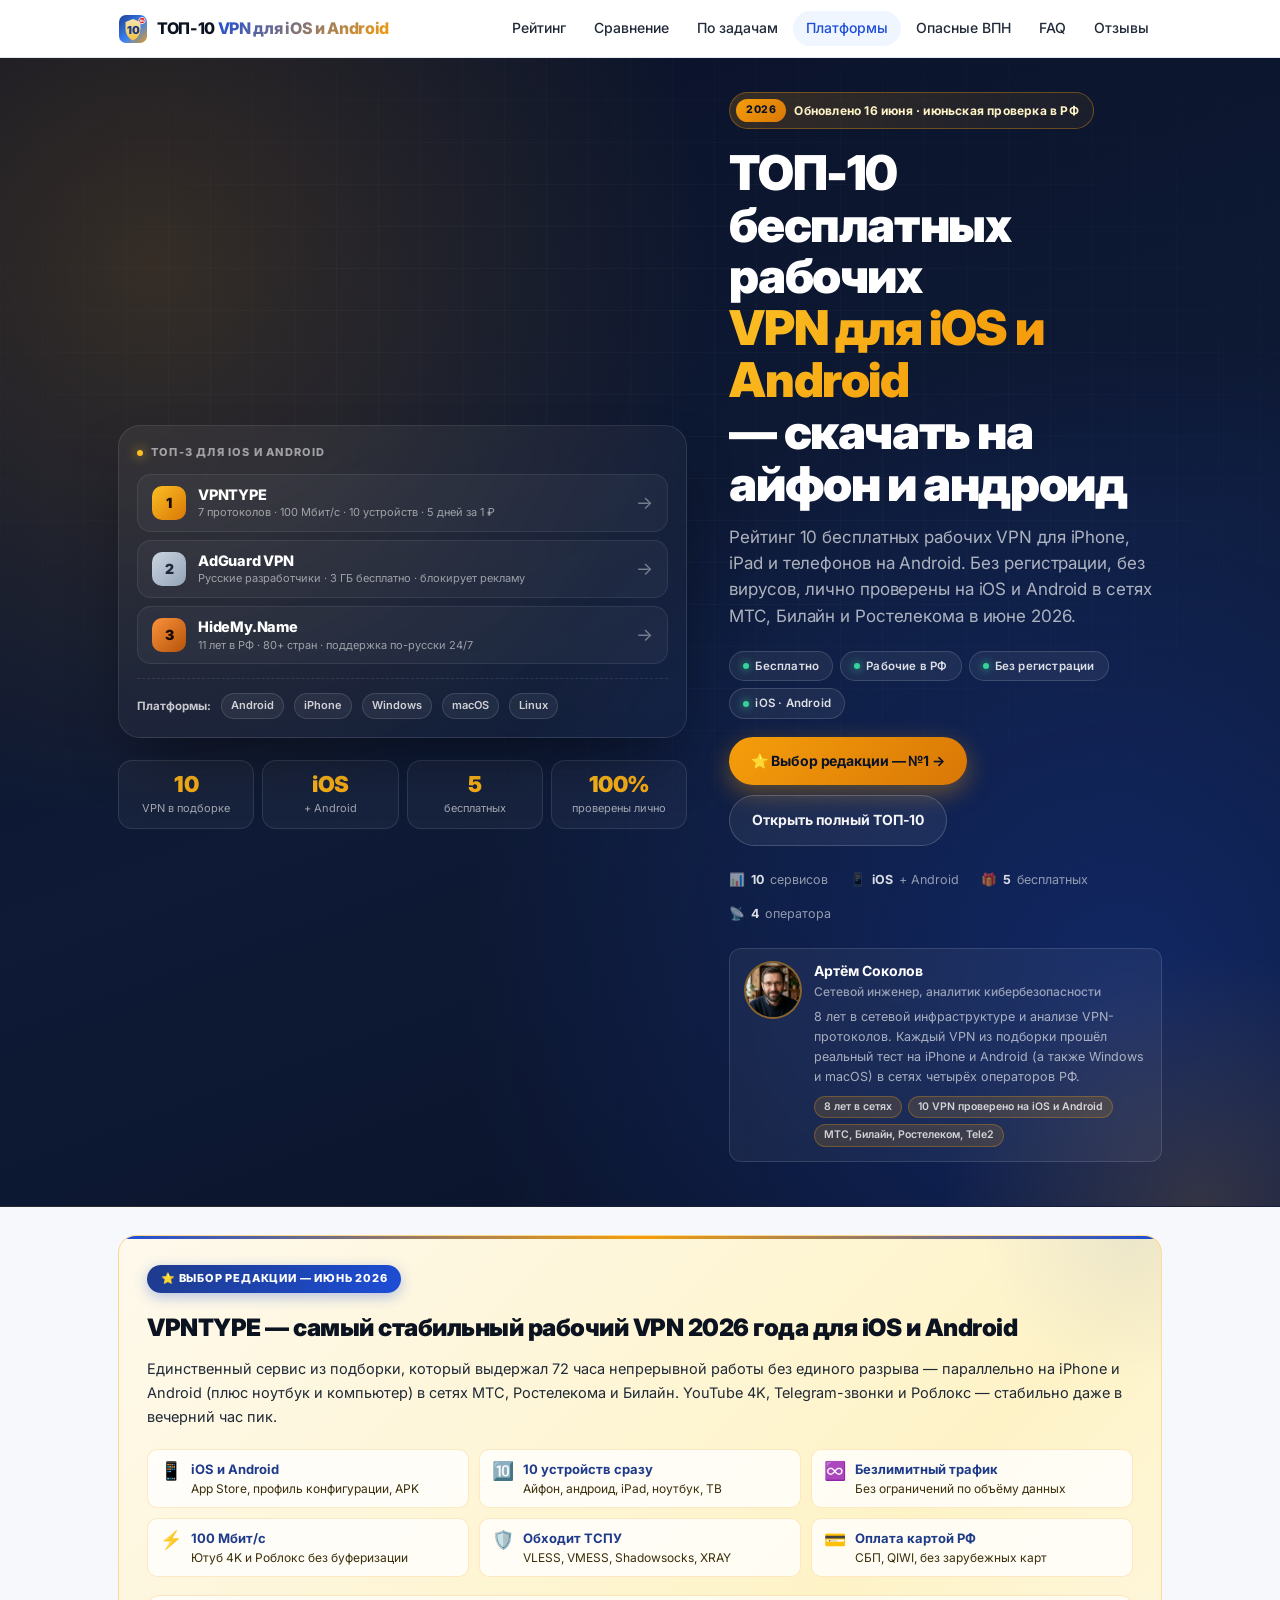
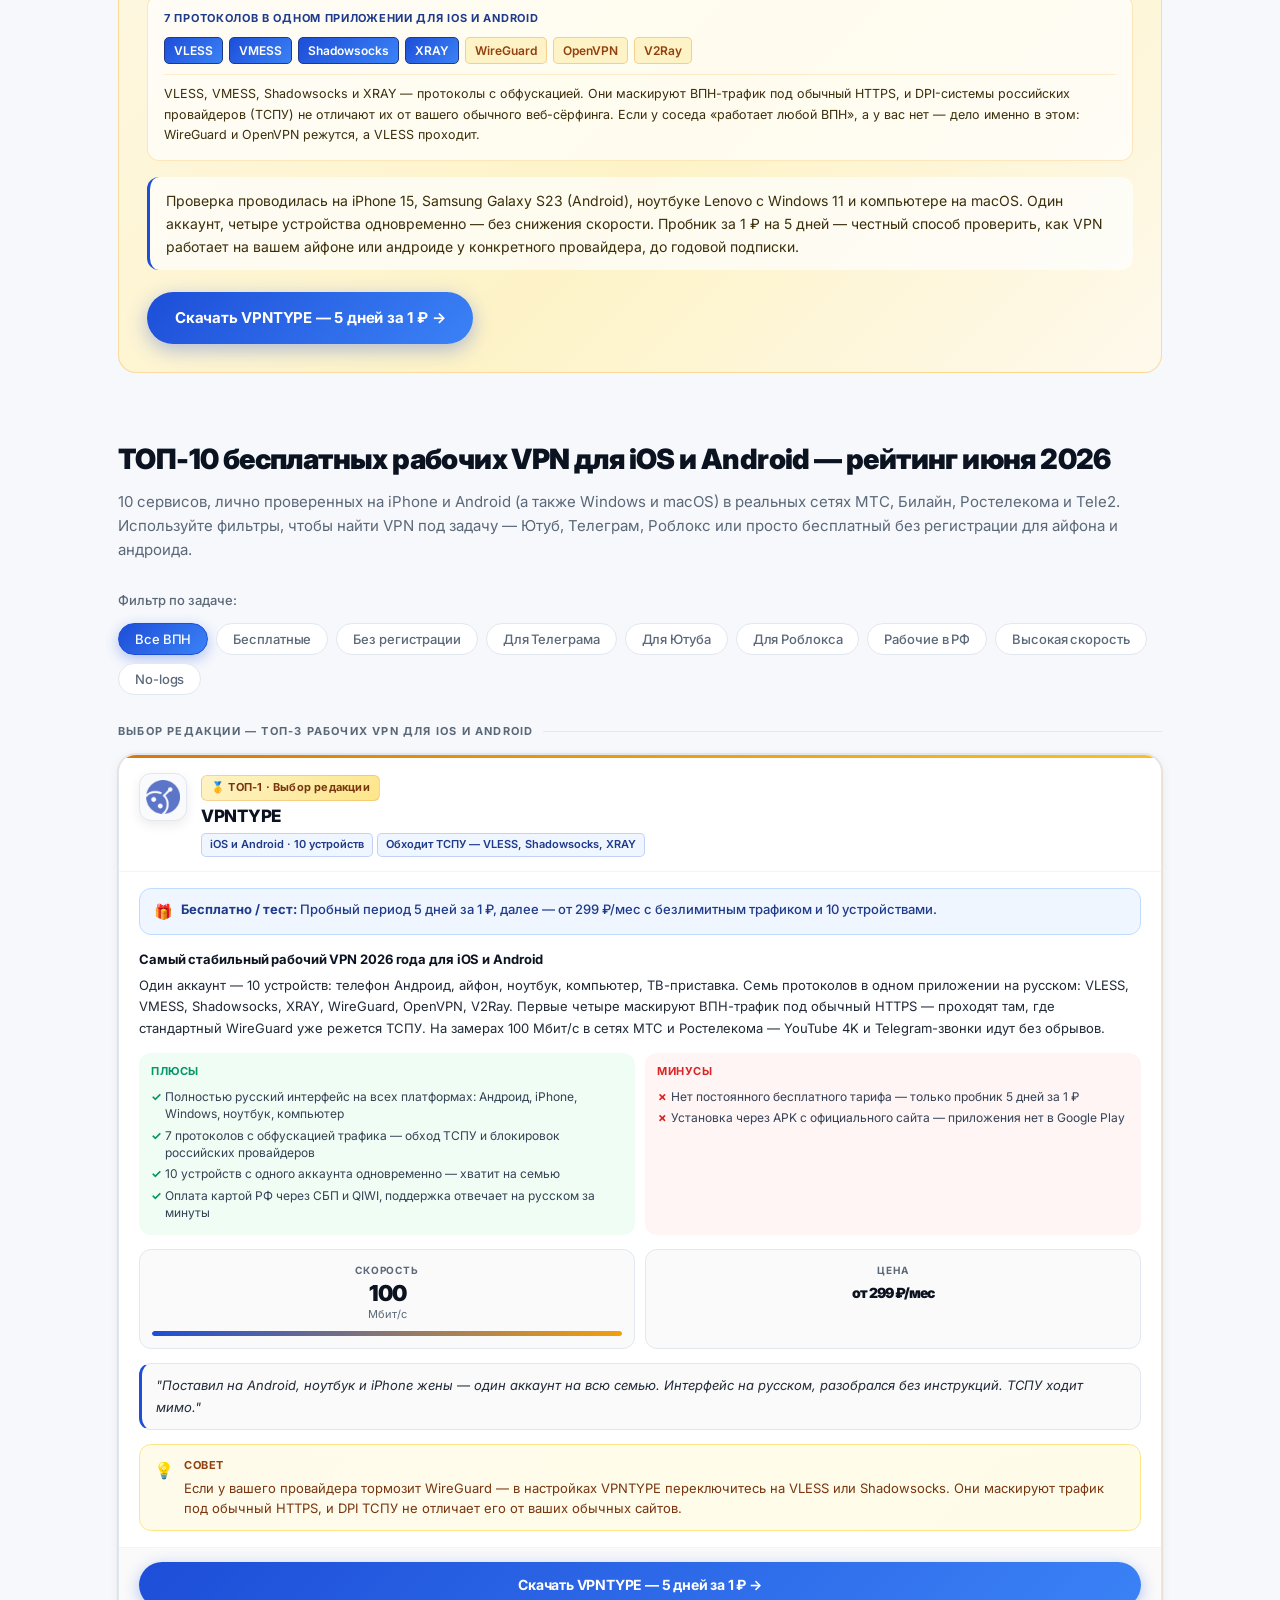
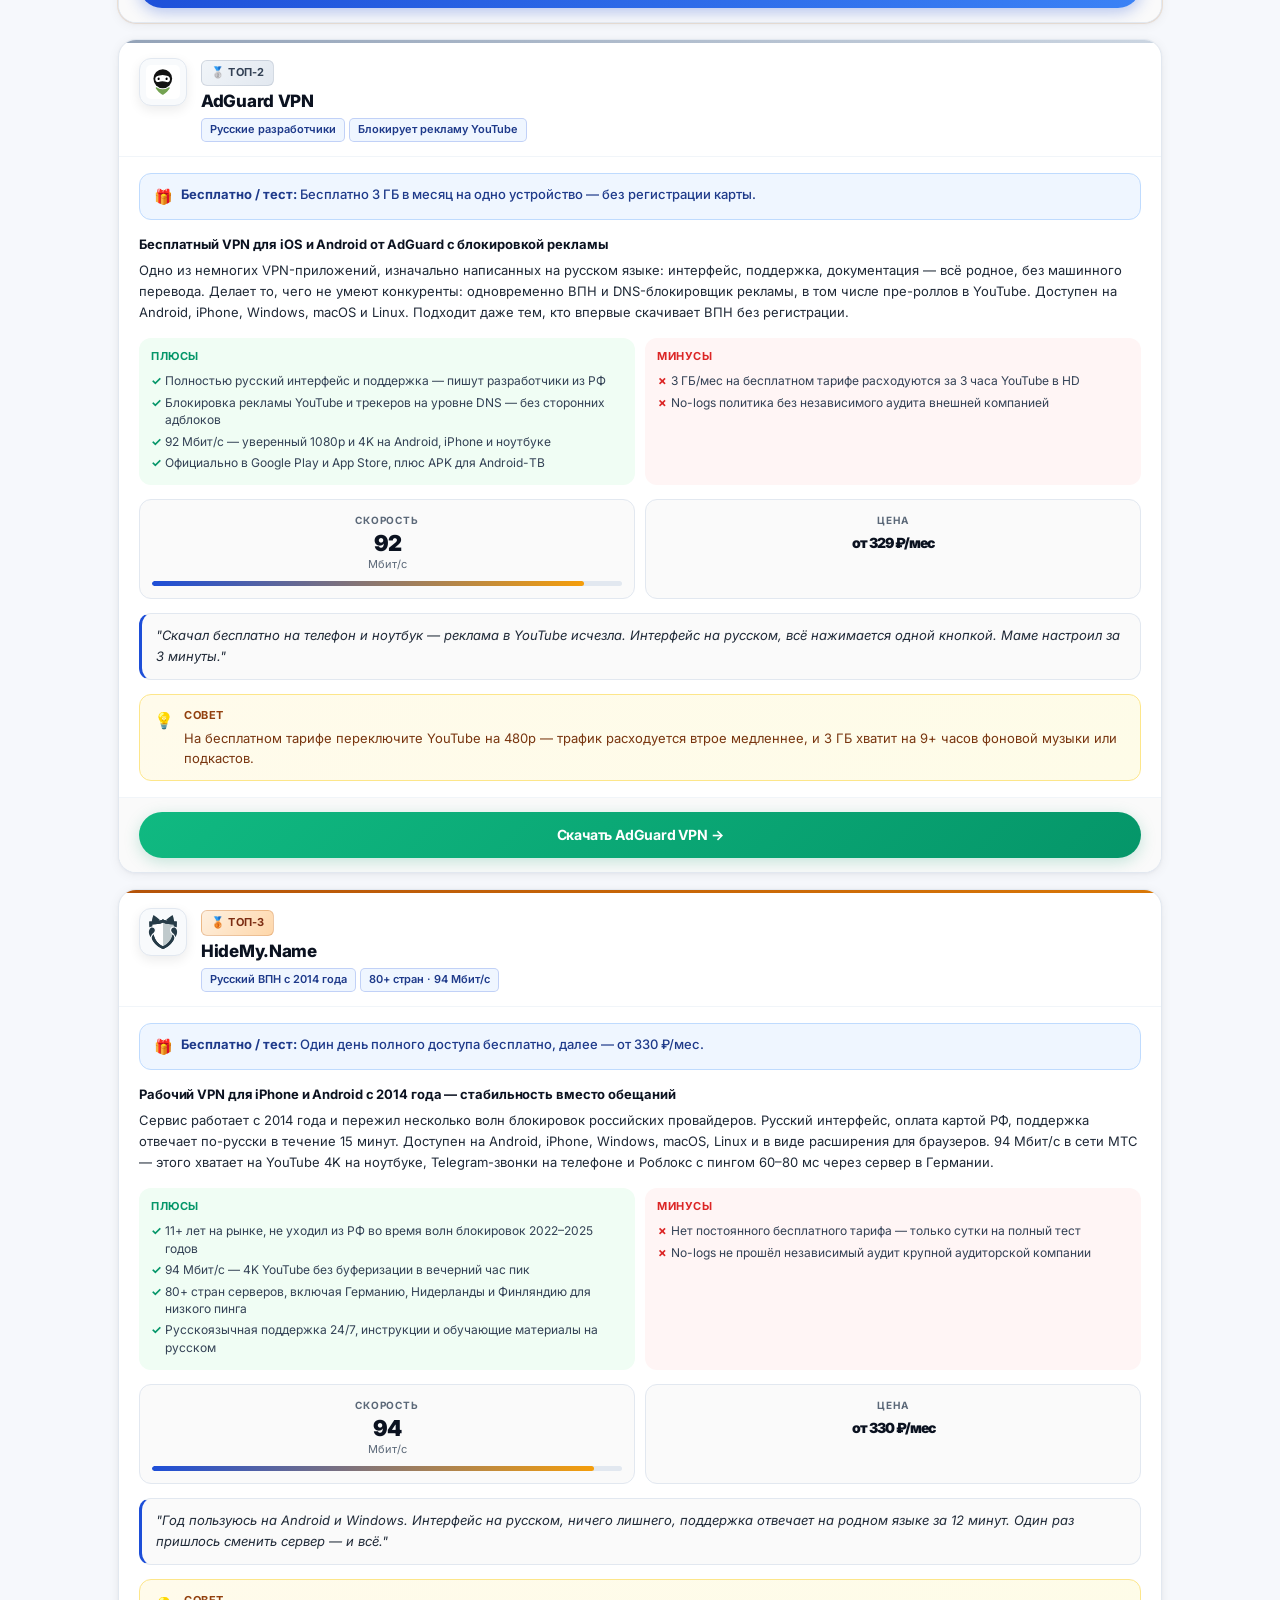
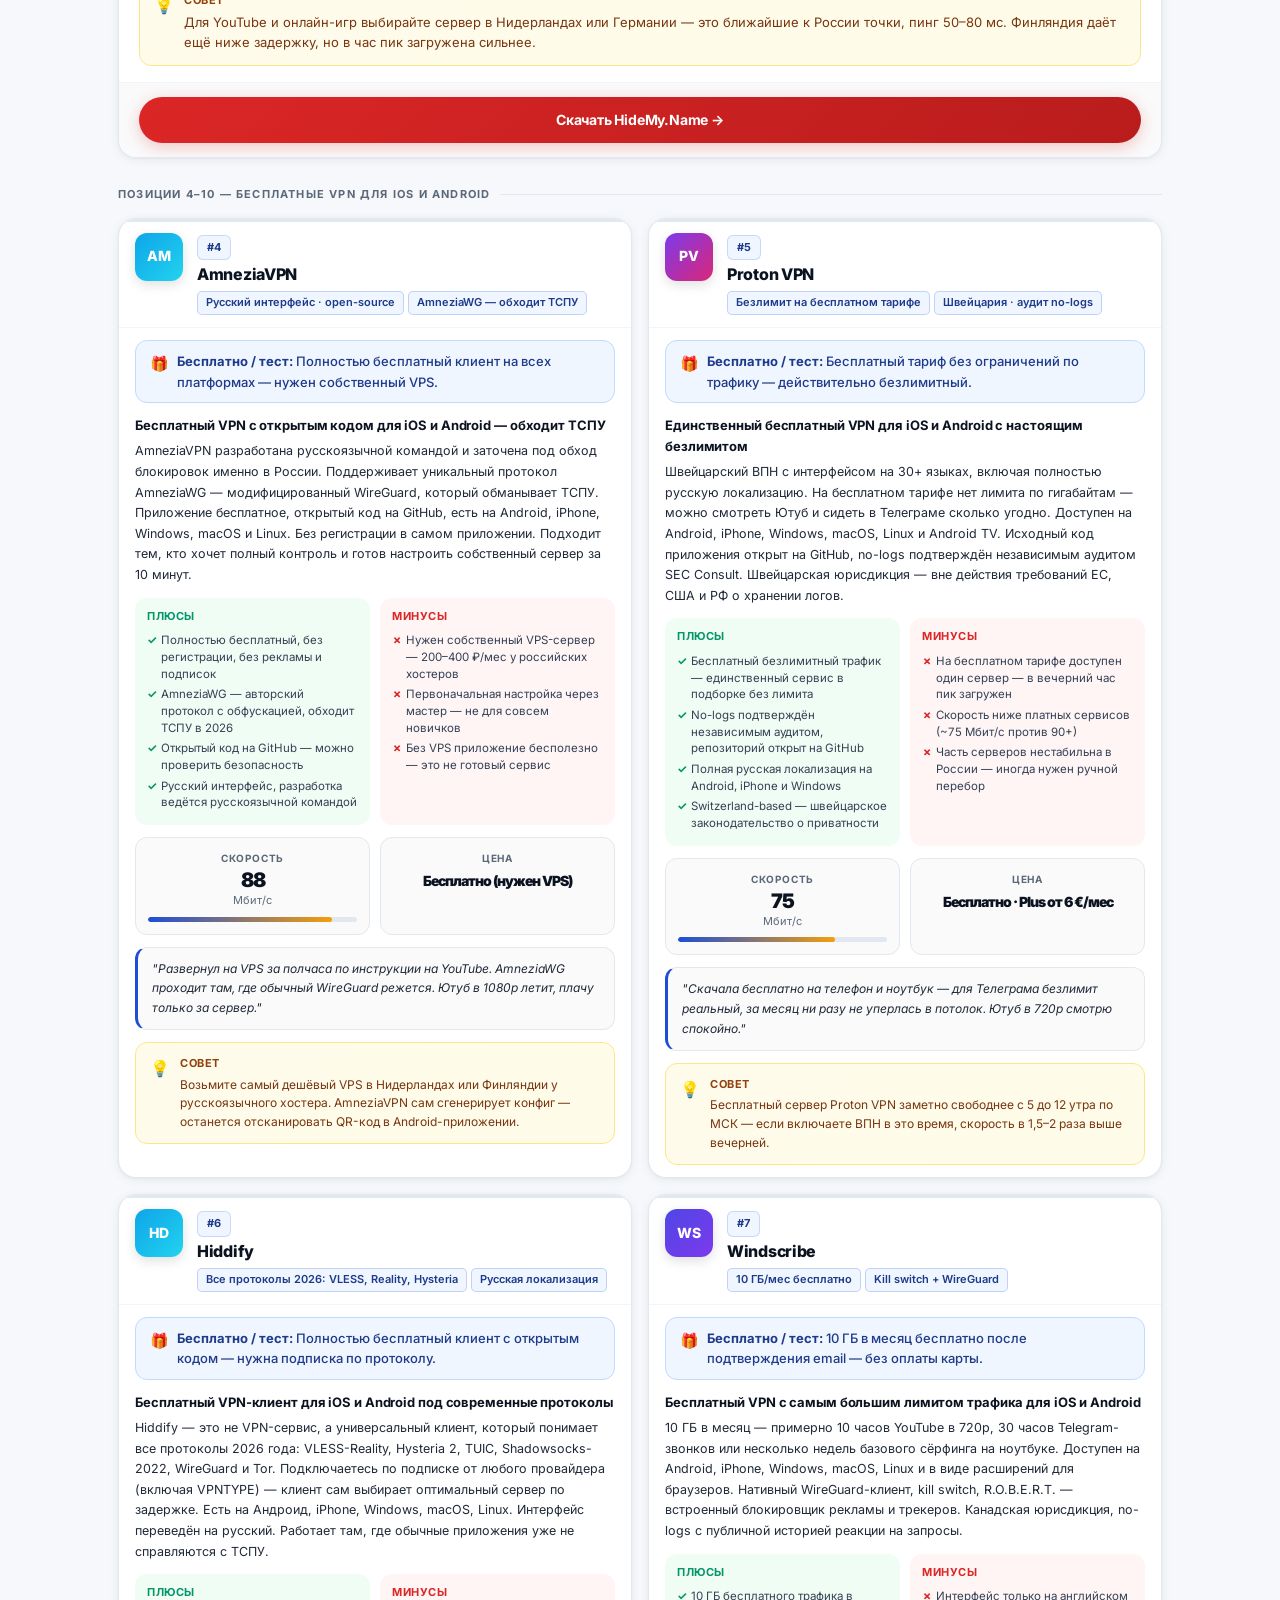
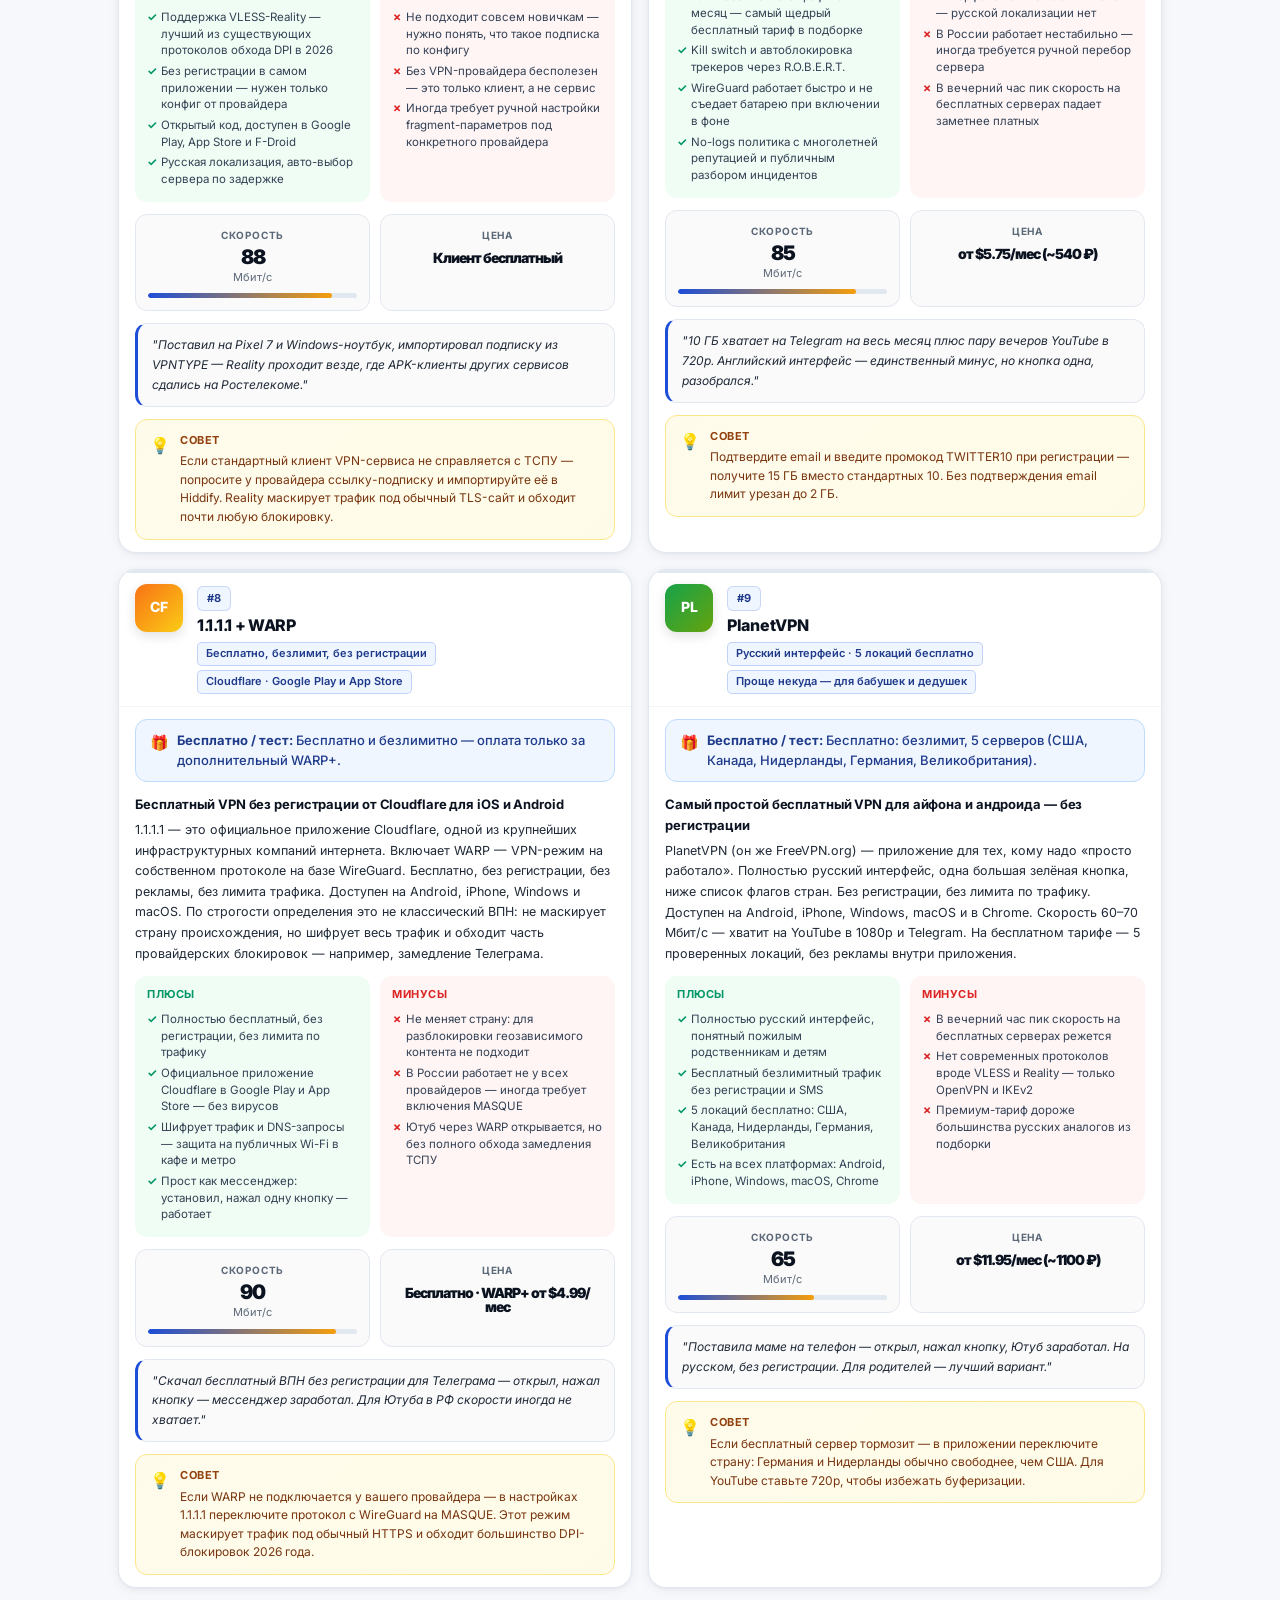
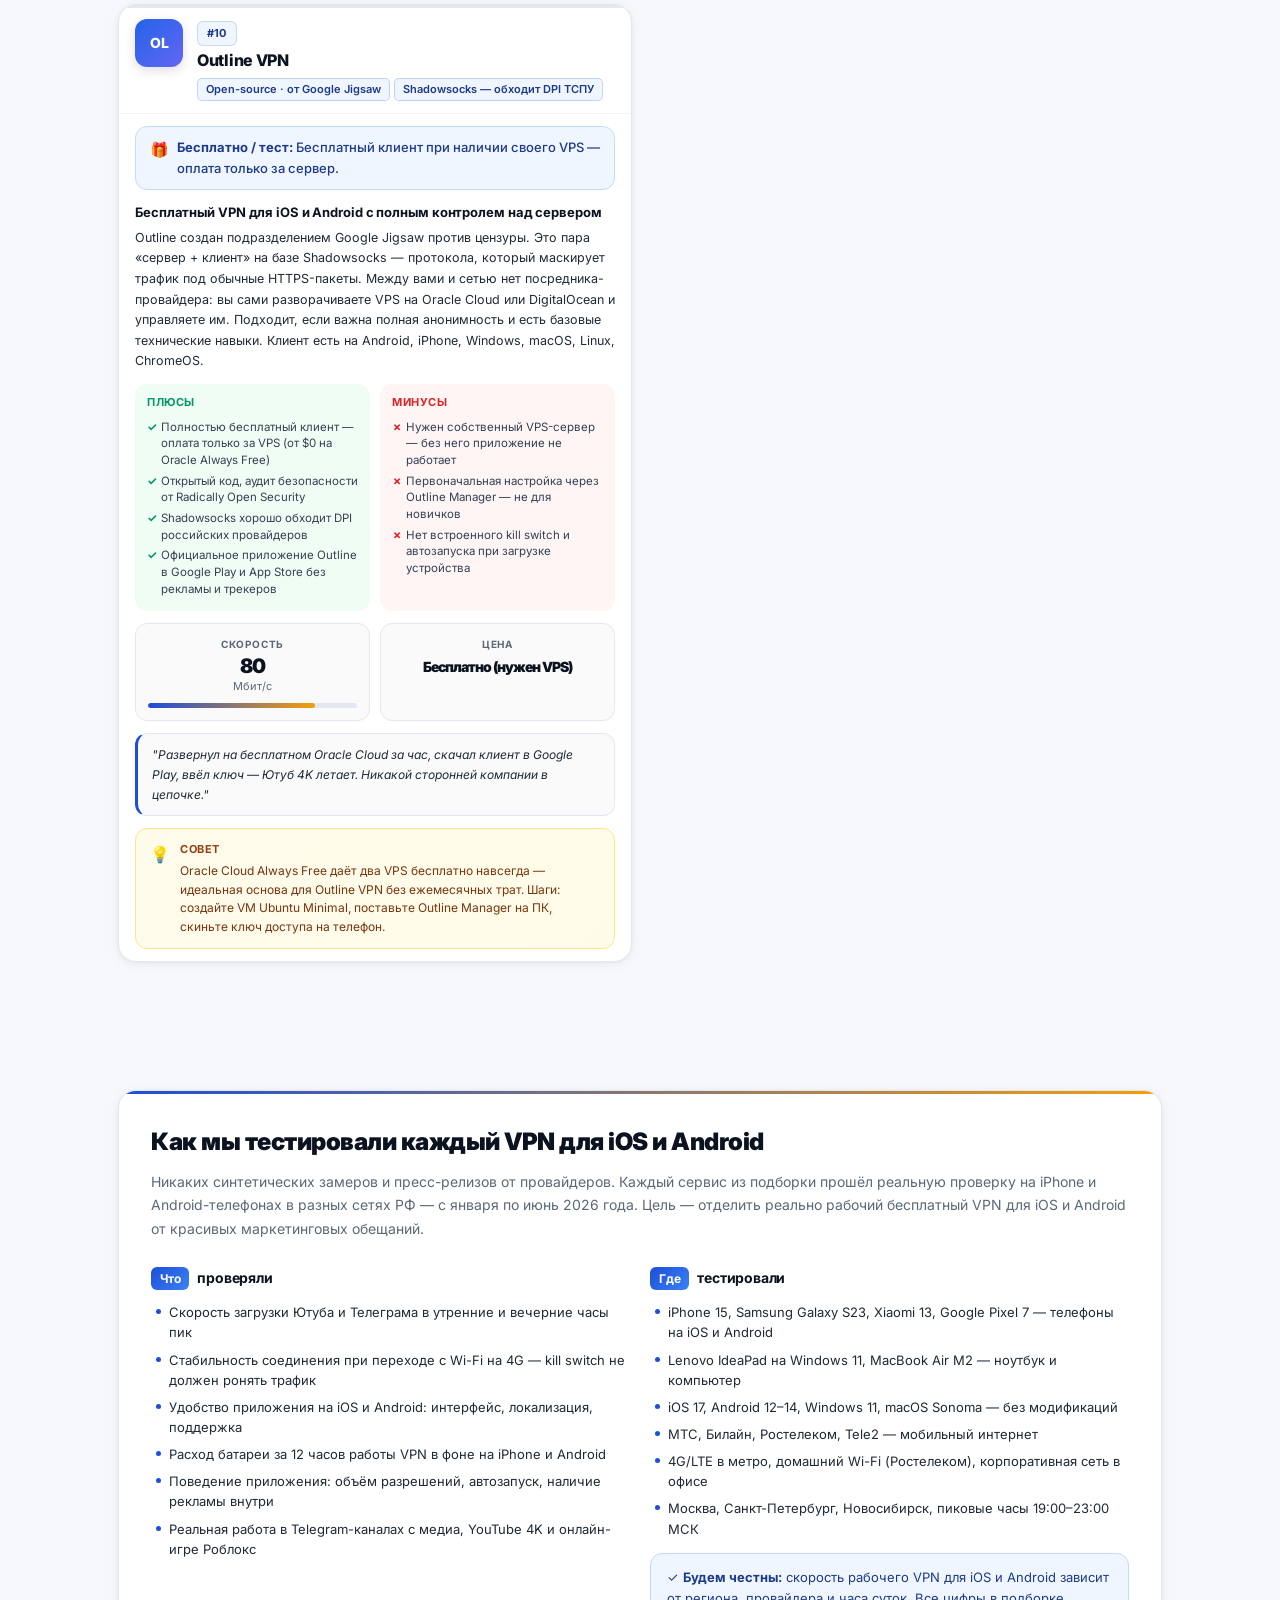
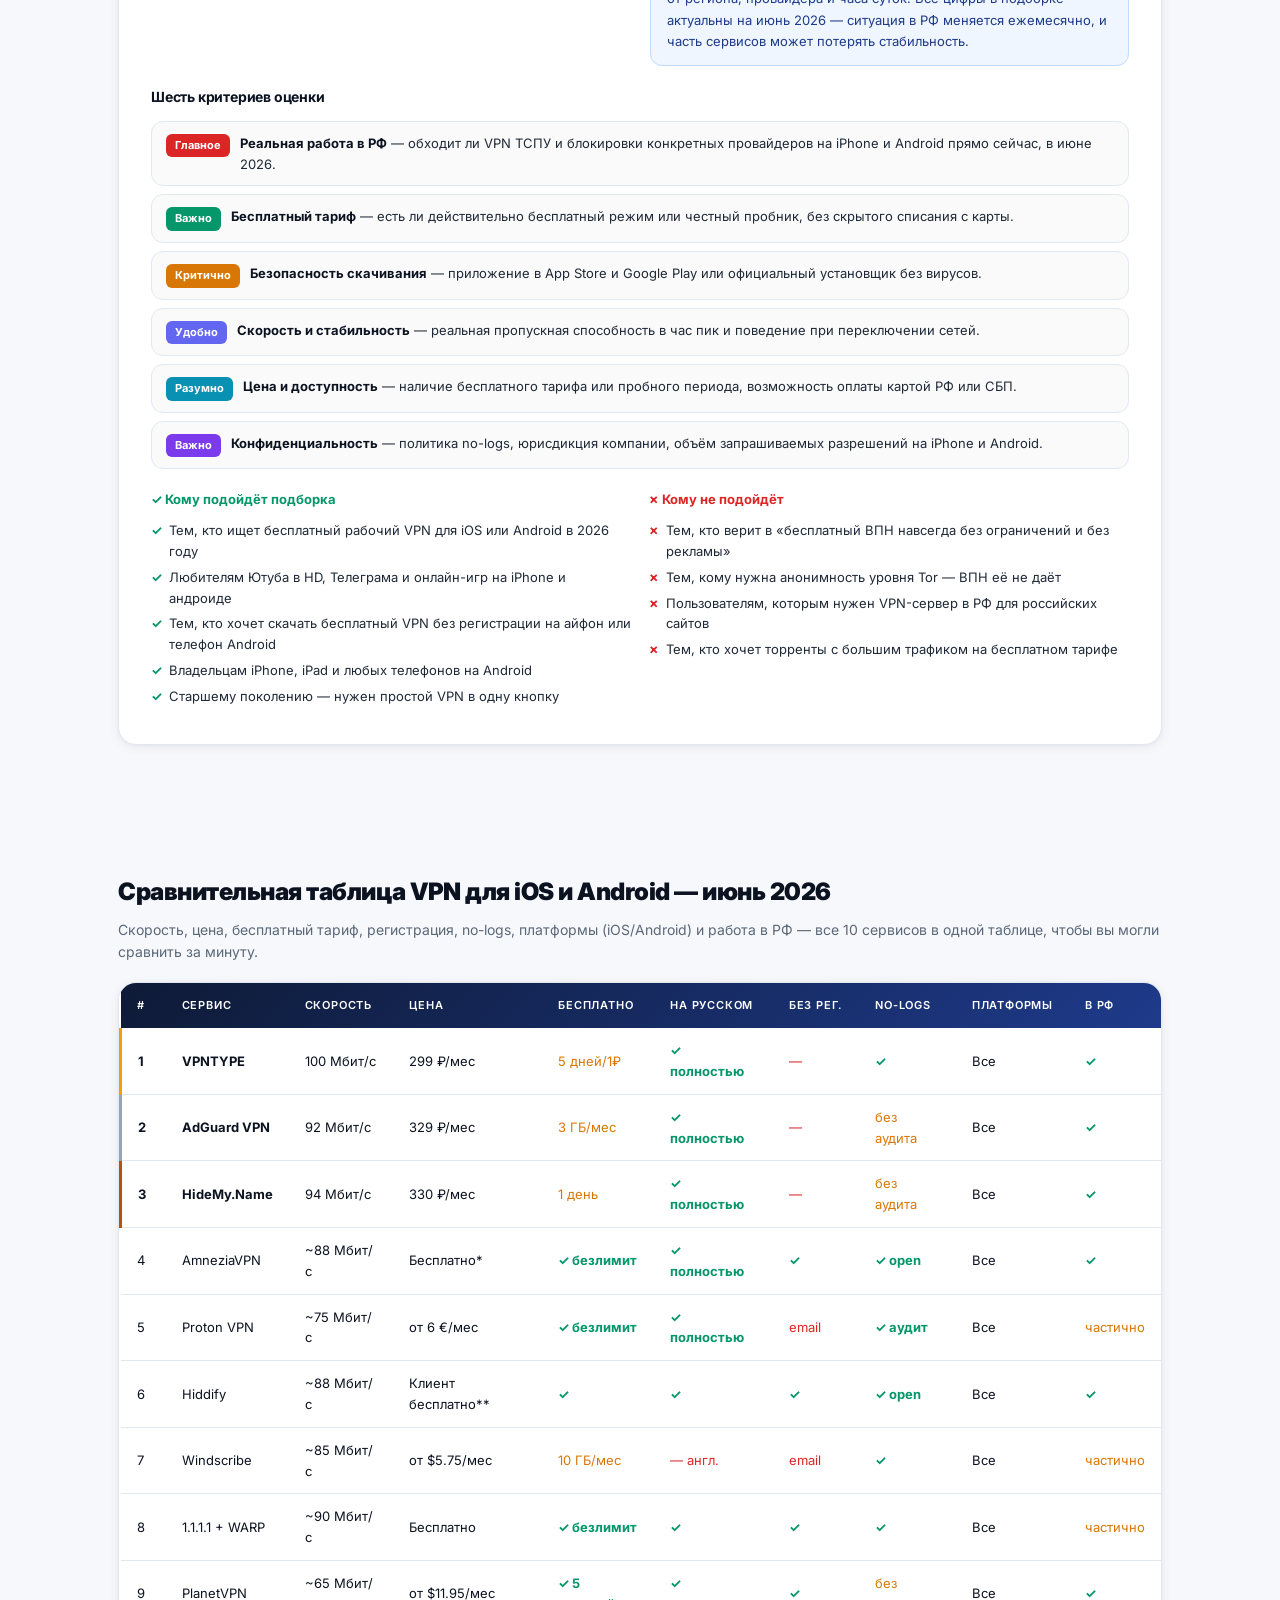
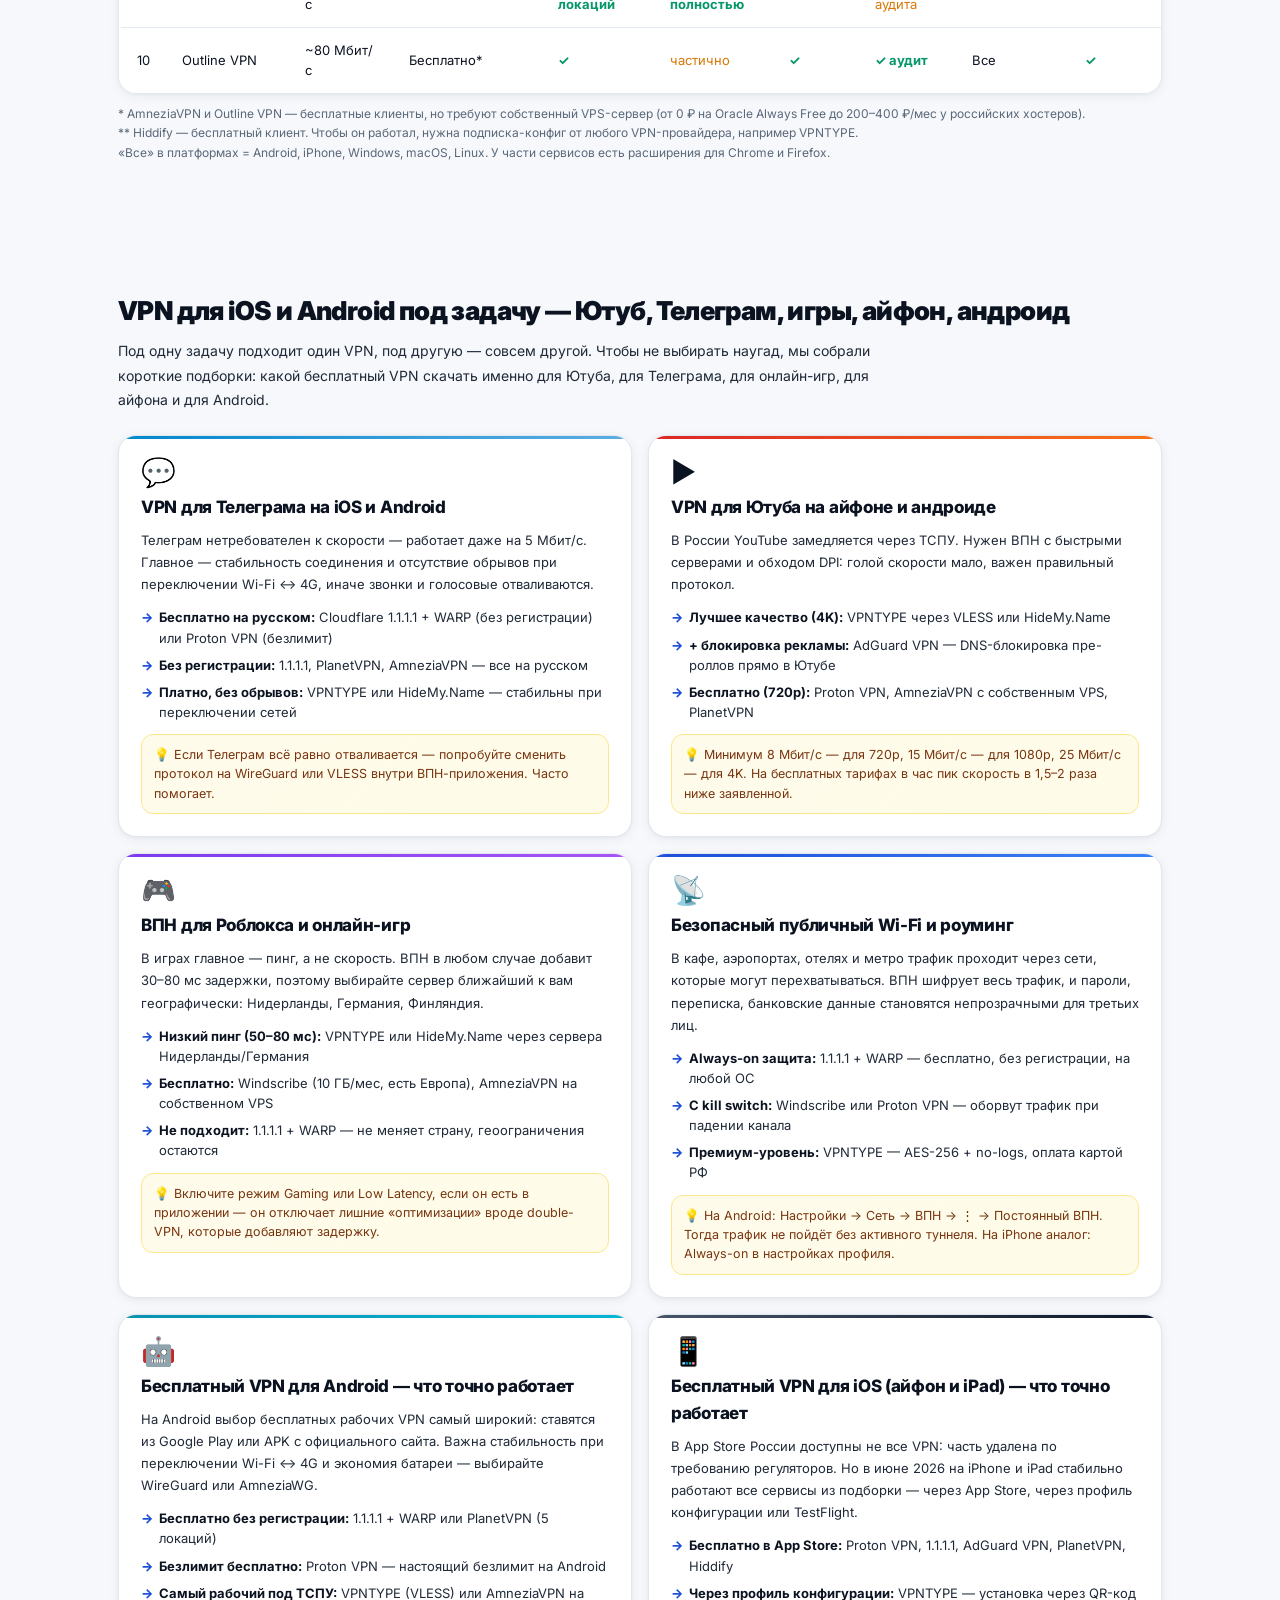
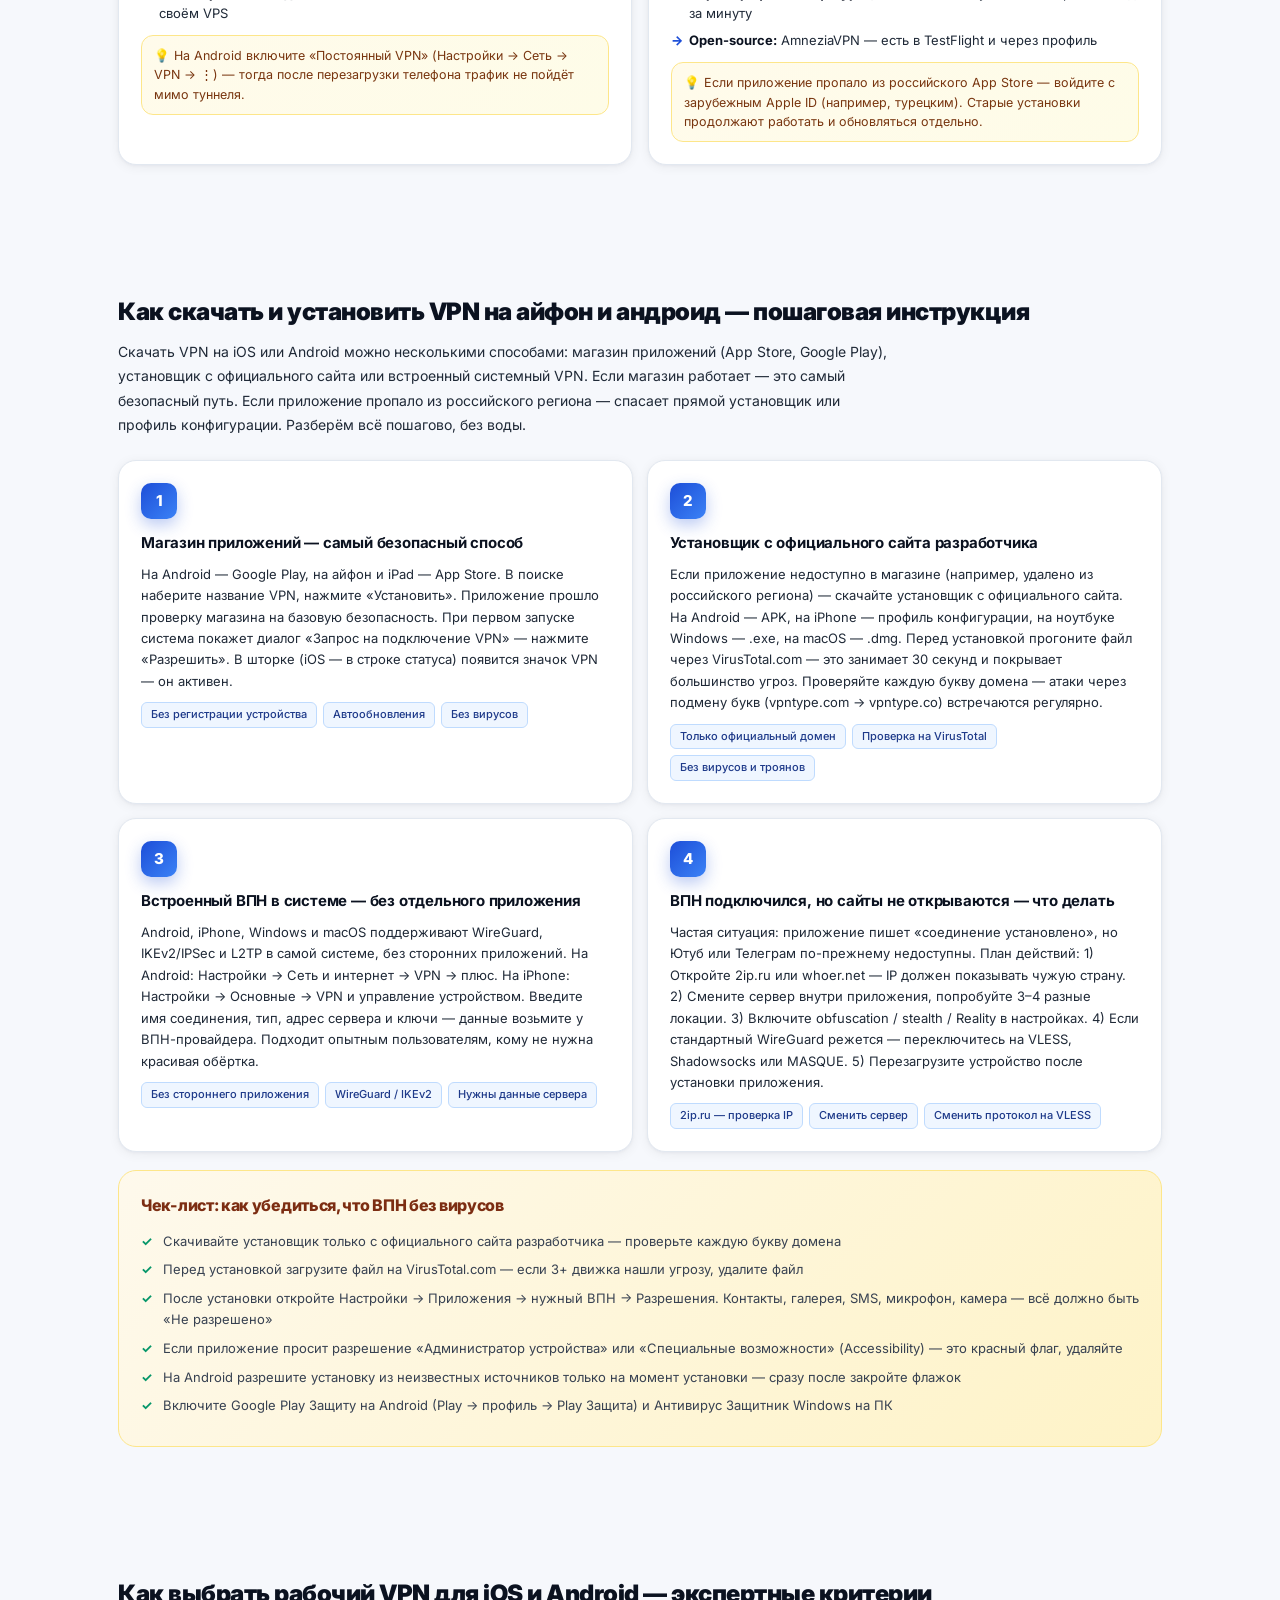
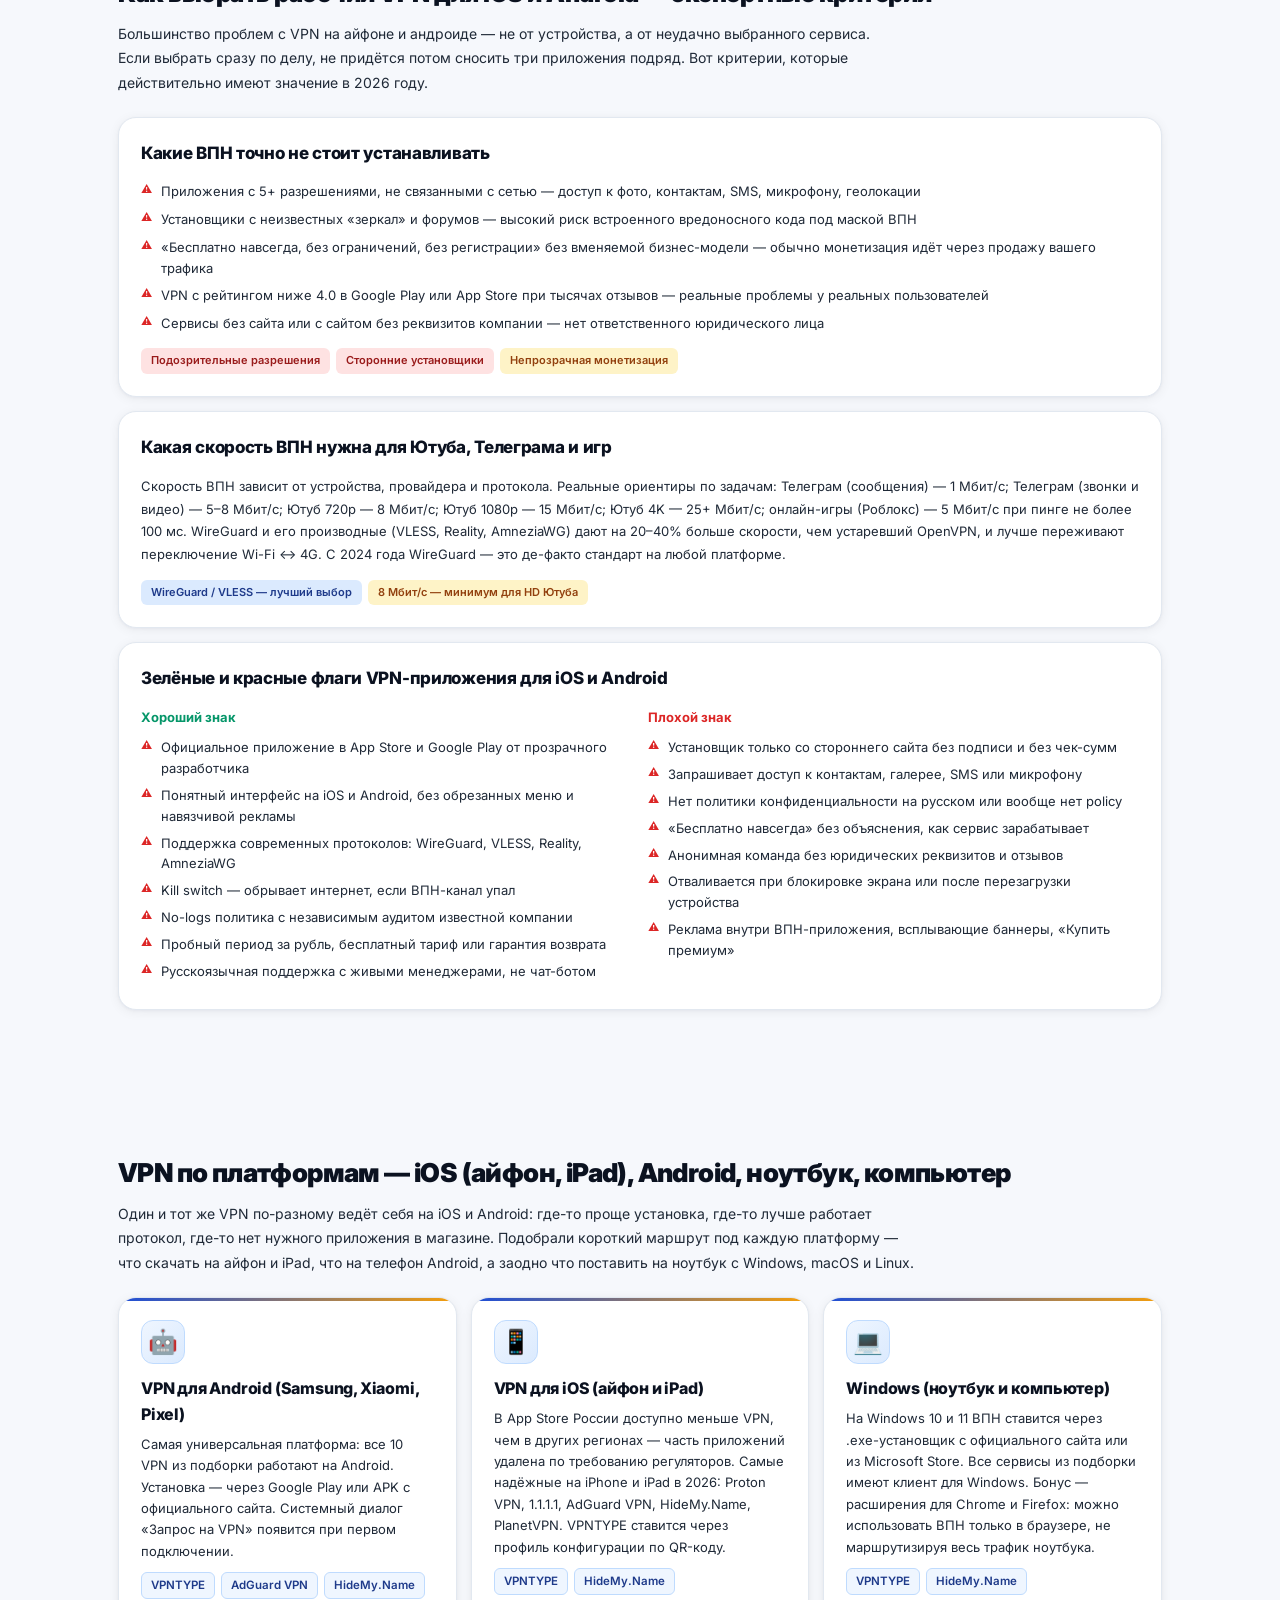
<file: index.html>
<!DOCTYPE html>
<html lang="ru">
<head>
<meta charset="UTF-8">
<meta name="viewport" content="width=device-width, initial-scale=1.0">
<title>Бесплатные рабочие VPN для iOS и Android 2026 — выбор и настройка</title>

<meta property="og:type" content="article">

<link rel="icon" type="image/svg+xml" href="favicon.svg">
<link rel="shortcut icon" href="favicon.svg">
<meta name="theme-color" content="#1d4ed8">
<link rel="stylesheet" href="styles.css">

<script type="application/ld+json">
{
  "@context": "https://schema.org",
  "@type": "Article",
  "headline": "Бесплатные рабочие VPN для iOS и Android 2026 — рейтинг проверенных сервисов",
  "description": "Бесплатные рабочие VPN для iOS и Android: настройка, совместимость и частые ошибки. Проверка VPN перед оплатой. Редакция от 3 ноября 2026.",
  "datePublished": "2026-01-12",
  "dateModified": "2026-11-03",
  "author": {
    "@type": "Person",
    "name": "Артём Соколов",
    "jobTitle": "Сетевой инженер, аналитик кибербезопасности",
    "description": "8 лет в сетевой инфраструктуре и анализе VPN-протоколов. Тестировал каждый сервис из рейтинга на iPhone и Android (а также Windows и macOS) в сетях МТС, Билайн, Ростелекома и Tele2 в Москве, Санкт-Петербурге и Новосибирске."
  },
  "publisher": {
    "@type": "Organization",
    "name": "Рабочие VPN для iOS и Android — обзоры и рейтинги"
  },
  "inLanguage": "ru",
  "about": [
    {
      "@type": "Thing",
      "name": "Бесплатный рабочий VPN для Android"
    },
    {
      "@type": "Thing",
      "name": "Бесплатный рабочий VPN для iOS"
    },
    {
      "@type": "Thing",
      "name": "VPN для iPhone и Android без регистрации"
    }
  ]
}
</script>

<script type="application/ld+json">
{
  "@context": "https://schema.org",
  "@type": "FAQPage",
  "mainEntity": [
    {
      "@type": "Question",
      "name": "Какие бесплатные рабочие VPN для iOS и Android скачать в 2026 году?",
      "acceptedAnswer": {
        "@type": "Answer",
        "text": "В апреле 2026 на iPhone и Android стабильно работают бесплатно: Proton VPN (безлимитный трафик, есть в App Store и Google Play), Cloudflare 1.1.1.1 + WARP (безлимит, без регистрации), AdGuard VPN (3 ГБ/мес + блокировка рекламы YouTube), PlanetVPN (5 локаций, без регистрации) и Windscribe (10 ГБ/мес). Из open-source для iOS и Android — AmneziaVPN (протокол AmneziaWG) и Hiddify (VLESS-Reality). Самый стабильный рабочий VPN для обхода ТСПУ — VPNTYPE (пробник 5 дней за 1 ₽). Все проверены лично на iPhone и Android в сетях МТС, Билайн и Ростелекома."
      }
    },
    {
      "@type": "Question",
      "name": "Как скачать бесплатный VPN на айфон и андроид без регистрации?",
      "acceptedAnswer": {
        "@type": "Answer",
        "text": "Полностью без регистрации на iOS и Android работают: Cloudflare 1.1.1.1 + WARP (App Store и Google Play, без аккаунта, безлимит), PlanetVPN (5 локаций бесплатно), AmneziaVPN (open-source, нужен только VPS), Hiddify (open-source клиент). Proton VPN и Windscribe просят только email — это занимает минуту и даёт от 10 ГБ до безлимита. На айфон ставьте VPN из App Store, на андроид — из Google Play или APK только с официального домена: файлы с зеркал часто содержат вредоносный код."
      }
    },
    {
      "@type": "Question",
      "name": "Какой бесплатный VPN без вирусов скачать на Андроид и айфон?",
      "acceptedAnswer": {
        "@type": "Answer",
        "text": "Без вирусов на Android и iPhone — Proton VPN (App Store и Google Play, безлимит, аудит безопасности), AdGuard VPN (3 ГБ бесплатно), PlanetVPN (5 локаций, без регистрации), Cloudflare 1.1.1.1 (безлимит). Все четыре проходят регулярный security-аудит магазинов приложений. AmneziaVPN — open-source, код можно проверить на GitHub. Не качайте APK с форумов и зеркал — там часто прячутся трояны под видом 'Огонь ВПН' и 'Дед ВПН'."
      }
    },
    {
      "@type": "Question",
      "name": "Какой бесплатный рабочий VPN для Android скачать?",
      "acceptedAnswer": {
        "@type": "Answer",
        "text": "На Android бесплатно ставятся из Google Play: Proton VPN (настоящий безлимит), 1.1.1.1 + WARP (безлимит, без регистрации), AdGuard VPN (3 ГБ + блокировка рекламы), PlanetVPN (5 локаций, без регистрации), Windscribe (10 ГБ/мес). Для обхода ТСПУ на андроиде лучше всего работают VPNTYPE (VLESS, APK с официального сайта), AmneziaVPN (AmneziaWG, open-source) и Hiddify (VLESS-Reality). На Android включите 'Постоянный VPN', чтобы после перезагрузки телефона трафик не шёл мимо туннеля. APK качайте только с официального домена."
      }
    },
    {
      "@type": "Question",
      "name": "Какой бесплатный рабочий VPN для iOS (айфона и iPad) выбрать?",
      "acceptedAnswer": {
        "@type": "Answer",
        "text": "На iPhone и iPad в App Store бесплатно доступны: Proton VPN (настоящий безлимит), 1.1.1.1 + WARP (безлимит, без регистрации), AdGuard VPN (3 ГБ + блокировка рекламы), PlanetVPN (5 локаций), Hiddify, Outline. Самый стабильный рабочий VPN для iOS под обход ТСПУ — VPNTYPE (ставится через профиль конфигурации по QR-коду). Бесплатно с настоящим безлимитом — только Proton VPN и 1.1.1.1. App Store в России периодически удаляет VPN-приложения: проверяйте, есть ли установщик на сайте разработчика, чтобы не остаться без сервиса."
      }
    },
    {
      "@type": "Question",
      "name": "VPN для Ютуба на айфоне и андроиде — какой работает в 2026 году?",
      "acceptedAnswer": {
        "@type": "Answer",
        "text": "YouTube в России замедляется через ТСПУ — нужна не только скорость, но и обход DPI. Для 720p достаточно 8 Мбит/с, для 1080p — 15 Мбит/с, для 4K — 25 Мбит/с. Стабильный 1080p–4K показывают VPNTYPE (через VLESS), AdGuard VPN и HideMy.Name — все три на русском. Бонус AdGuard — встроенная блокировка рекламы YouTube. Из бесплатных Ютуб в 720p тянут Proton VPN, AmneziaVPN с собственным VPS и PlanetVPN. В час пик скорость на бесплатных тарифах режется в 1,5–2 раза."
      }
    },
    {
      "@type": "Question",
      "name": "Какой VPN для Телеграма выбрать на iOS и Android?",
      "acceptedAnswer": {
        "@type": "Answer",
        "text": "Телеграм нетребователен к скорости — работает даже на 5 Мбит/с. Подойдёт любой ВПН из рейтинга. Бесплатно с русским интерфейсом — Proton VPN (безлимит), AdGuard VPN (3 ГБ), 1.1.1.1 + WARP (без регистрации), PlanetVPN (просто и понятно). Для стабильных Telegram-звонков без обрывов при переключении Wi-Fi ↔ 4G — VPNTYPE или HideMy.Name. Если Телеграм всё равно отваливается, в настройках ВПН смените протокол на WireGuard или VLESS."
      }
    },
    {
      "@type": "Question",
      "name": "Как установить VPN на айфон и андроид — пошаговая инструкция?",
      "acceptedAnswer": {
        "@type": "Answer",
        "text": "Простейший способ установить ВПН на телефон или компьютер: 1) Скачайте приложение с официального сайта или из магазина приложений (Google Play, App Store, Microsoft Store). 2) Откройте, создайте аккаунт по email или войдите — у некоторых сервисов регистрация не нужна (PlanetVPN, 1.1.1.1, AmneziaVPN). 3) Нажмите большую кнопку 'Подключиться'. 4) Система покажет диалог 'Разрешить ВПН-соединение' — нажмите 'ОК'. 5) Готово, трафик идёт через зашифрованный канал. Все сервисы из подборки имеют русский интерфейс или его можно включить в настройках."
      }
    },
    {
      "@type": "Question",
      "name": "Что такое 'Огонь ВПН' и 'Дед ВПН' — стоит ли их скачивать на айфон и андроид?",
      "acceptedAnswer": {
        "@type": "Answer",
        "text": "'Огонь ВПН' и 'Дед ВПН' — народные названия группы однотипных бесплатных ВПН-приложений на русском с агрессивной рекламой и подозрительными разрешениями. У большинства нет внятной политики конфиденциальности, нет независимого аудита, монетизация устроена через продажу пользовательского трафика и поведенческих данных. Технически они часто работают, но безопасность под вопросом. Если нужен бесплатный ВПН на русском — берите Proton VPN, AdGuard VPN, PlanetVPN или 1.1.1.1: у них прозрачная бизнес-модель и проверяемый код."
      }
    },
    {
      "@type": "Question",
      "name": "Можно ли пользоваться интернетом без VPN на iPhone и Android в 2026 году?",
      "acceptedAnswer": {
        "@type": "Answer",
        "text": "Технически в России без VPN работает: ВКонтакте, WhatsApp, Сигнал, Госуслуги, банковские приложения, российские маркетплейсы — всё доступно напрямую. Но без ВПН недоступны или замедлены: Instagram, Facebook, X (Twitter), часть Ютуба, зарубежные стриминги, многие мобильные игры, Discord. YouTube в HD без VPN в большинстве регионов смотреть нереально из-за ТСПУ. Если вам нужны эти сервисы — ВПН на русском в 2026 обязателен. Если нет — можно обойтись без него."
      }
    },
    {
      "@type": "Question",
      "name": "Сильно ли ВПН расходует батарею телефона?",
      "acceptedAnswer": {
        "@type": "Answer",
        "text": "VPN на Android и iPhone увеличивает расход батареи на 5–15% — это плата за постоянное шифрование трафика. Протоколы WireGuard, AmneziaWG и VLESS потребляют заметно меньше энергии, чем устаревший OpenVPN — выбирайте их в настройках приложения. На флагманских телефонах разница почти незаметна. На бюджетных устройствах разрядка ощущается сильнее, особенно при включённом kill switch и фоновой работе. Совет: на ночь и когда не пользуетесь телефоном — отключайте ВПН."
      }
    },
    {
      "@type": "Question",
      "name": "Как проверить, что ВПН работает и не сливает данные?",
      "acceptedAnswer": {
        "@type": "Answer",
        "text": "После подключения ВПН откройте 2ip.ru или whoer.net — IP должен сменится на адрес страны VPN-сервера. Для проверки утечки DNS перейдите на dnsleaktest.com → нажмите Extended Test: все DNS-серверы должны быть из страны ВПН, а не вашего провайдера (МТС, Билайн, Ростелекома). Дополнительно проверьте утечку WebRTC через ipleak.net. Если хоть один тест показывает реальный IP — нужно сменить сервер, протокол или включить в приложении kill switch."
      }
    }
  ]
}
</script>

<script type="application/ld+json">
{
  "@context": "https://schema.org",
  "@type": "ItemList",
  "name": "ТОП-10 бесплатных рабочих VPN для iOS и Android — рейтинг 2026 года",
  "description": "Рейтинг 10 бесплатных рабочих VPN для iPhone и Android, протестированных лично на iOS и Android в сетях МТС, Билайн и Ростелекома в июне 2026 года",
  "numberOfItems": 10,
  "itemListElement": [
    {
      "@type": "ListItem",
      "position": 1,
      "name": "VPNTYPE",
      "description": "Самый стабильный рабочий VPN для iOS и Android в 2026: 7 протоколов включая VLESS и Shadowsocks, обходит ТСПУ, 100 Мбит/с, 10 устройств с одного аккаунта, пробник 5 дней за 1 ₽",
      "url": "https://vk.cc/cUpjZq"
    },
    {
      "@type": "ListItem",
      "position": 2,
      "name": "AdGuard VPN",
      "description": "Бесплатный VPN для iOS и Android со встроенной блокировкой рекламы YouTube, 3 ГБ в месяц, в App Store и Google Play",
      "url": "https://vk.cc/cUxOkm"
    },
    {
      "@type": "ListItem",
      "position": 3,
      "name": "HideMy.Name",
      "description": "Рабочий VPN для iPhone и Android с 2014 года: 94 Мбит/с, 80+ стран, поддержка по-русски 24/7",
      "url": "https://vk.cc/cUxOxl"
    },
    {
      "@type": "ListItem",
      "position": 4,
      "name": "AmneziaVPN",
      "description": "Бесплатный open-source VPN для iOS и Android с протоколом AmneziaWG для обхода ТСПУ — нужен собственный VPS"
    },
    {
      "@type": "ListItem",
      "position": 5,
      "name": "Proton VPN",
      "description": "Бесплатный VPN для iPhone и Android с безлимитным трафиком, no-logs с независимым аудитом, Швейцария"
    },
    {
      "@type": "ListItem",
      "position": 6,
      "name": "Hiddify",
      "description": "Бесплатный VPN-клиент для iOS и Android под современные протоколы 2026: VLESS-Reality, Hysteria, Shadowsocks-2022"
    },
    {
      "@type": "ListItem",
      "position": 7,
      "name": "Windscribe",
      "description": "10 ГБ бесплатного трафика в месяц для iPhone и Android, WireGuard и kill switch, блокировщик трекеров R.O.B.E.R.T."
    },
    {
      "@type": "ListItem",
      "position": 8,
      "name": "1.1.1.1 + WARP",
      "description": "Бесплатный безлимитный VPN от Cloudflare для iOS и Android — без регистрации и без вирусов"
    },
    {
      "@type": "ListItem",
      "position": 9,
      "name": "PlanetVPN",
      "description": "Самый простой бесплатный VPN для айфона и андроида без регистрации: 5 локаций, безлимит"
    },
    {
      "@type": "ListItem",
      "position": 10,
      "name": "Outline VPN",
      "description": "Бесплатный open-source VPN от Google Jigsaw на базе Shadowsocks для iOS и Android — нужен собственный VPS"
    }
  ]
}
</script>

<link rel="stylesheet" href="editorial-refresh.css">

<meta name="description" content="Бесплатные рабочие VPN для iOS и Android: настройка, совместимость и частые ошибки. Проверка VPN перед оплатой. Редакция от 3 ноября 2026.">
<meta property="og:title" content="Бесплатные рабочие VPN для iOS и Android 2026 — выбор и настройка">
<meta property="og:description" content="Бесплатные рабочие VPN для iOS и Android: настройка, совместимость и частые ошибки. Проверка VPN перед оплатой. Редакция от 3 ноября 2026.">
<meta property="og:locale" content="ru_RU">
<meta name="twitter:card" content="summary">
<meta name="twitter:title" content="Бесплатные рабочие VPN для iOS и Android 2026 — выбор и настройка">
<meta name="twitter:description" content="Бесплатные рабочие VPN для iOS и Android: настройка, совместимость и частые ошибки. Проверка VPN перед оплатой. Редакция от 3 ноября 2026.">
<meta name="robots" content="index, follow, max-image-preview:large">
</head>
<body>

<!-- ===== HEADER ===== -->
<header class="site-header" id="siteHeader">
  <div class="container header-inner">
    <a href="#" class="header-logo" aria-label="На главную — ТОП-10 бесплатных рабочих VPN для iOS и Android">
      <svg class="header-logo-icon" width="30" height="30" viewBox="0 0 30 30" fill="none" xmlns="http://www.w3.org/2000/svg" aria-hidden="true">
        <defs>
          <linearGradient id="ruvpnGrad" x1="0" y1="0" x2="30" y2="30" gradientUnits="userSpaceOnUse">
            <stop offset="0%" stop-color="#1e3a8a"/>
            <stop offset="55%" stop-color="#3b82f6"/>
            <stop offset="100%" stop-color="#f59e0b"/>
          </linearGradient>
          <linearGradient id="ruvpnShield" x1="0" y1="0" x2="0" y2="30" gradientUnits="userSpaceOnUse">
            <stop offset="0%" stop-color="#fef3c7"/>
            <stop offset="100%" stop-color="#fbbf24"/>
          </linearGradient>
        </defs>
        <rect x="1" y="1" width="28" height="28" rx="7" fill="url(#ruvpnGrad)"/>
        <path d="M15 5L7.5 8v6.4C7.5 20.2 11 25 15 26.4C19 25 22.5 20.2 22.5 14.4V8L15 5Z" fill="url(#ruvpnShield)" opacity=".96"/>
        <text x="15" y="19.5" text-anchor="middle" font-family="Inter, Arial, sans-serif" font-weight="900" font-size="11" fill="#1e3a8a" letter-spacing="-0.5">10</text>
        <circle cx="24" cy="6.5" r="3.2" fill="#dc2626" stroke="#fff" stroke-width="0.8"/>
        <text x="24" y="7.8" text-anchor="middle" font-family="Inter, Arial, sans-serif" font-weight="800" font-size="3.3" fill="#fff">RU</text>
      </svg>
      <span class="header-logo-text">ТОП-10 <span class="header-logo-accent">VPN для iOS и Android</span></span>
    </a>
    <nav class="header-nav" id="headerNav" aria-label="Навигация по странице">
      <a href="#rating" class="nav-link">Рейтинг</a>
      <a href="#table" class="nav-link">Сравнение</a>
      <a href="#by-task" class="nav-link">По задачам</a>
      <a href="#platforms" class="nav-link">Платформы</a>
      <a href="#scams" class="nav-link">Опасные ВПН</a>
      <a href="#faq" class="nav-link">FAQ</a>
      <a href="#reviews" class="nav-link">Отзывы</a>
    </nav>
    <button class="header-burger" id="headerBurger" aria-label="Открыть меню" aria-expanded="false" aria-controls="mobileMenu">
      <span></span><span></span><span></span>
    </button>
  </div>
</header>

<!-- ===== MOBILE MENU ===== -->
<div class="mobile-menu" id="mobileMenu" aria-hidden="true">
  <a href="#rating"      class="mobile-nav-link"><span class="mnl-num">01</span><span class="mnl-text">Рейтинг VPN для iOS и Android</span></a>
  <a href="#table"       class="mobile-nav-link"><span class="mnl-num">02</span><span class="mnl-text">Сравнительная таблица</span></a>
  <a href="#by-task"     class="mobile-nav-link"><span class="mnl-num">03</span><span class="mnl-text">VPN под задачу</span></a>
  <a href="#platforms"   class="mobile-nav-link"><span class="mnl-num">04</span><span class="mnl-text">По платформам: iPhone, iPad, Android</span></a>
  <a href="#methodology" class="mobile-nav-link"><span class="mnl-num">05</span><span class="mnl-text">Как мы тестировали</span></a>
  <a href="#scams"       class="mobile-nav-link"><span class="mnl-num">06</span><span class="mnl-text">Опасные «Огонь» и «Дед» ВПН</span></a>
  <a href="#no-vpn"      class="mobile-nav-link"><span class="mnl-num">07</span><span class="mnl-text">Можно ли без ВПН</span></a>
  <a href="#glossary"    class="mobile-nav-link"><span class="mnl-num">08</span><span class="mnl-text">Словарь терминов</span></a>
  <a href="#faq"         class="mobile-nav-link"><span class="mnl-num">09</span><span class="mnl-text">Частые вопросы</span></a>
  <a href="#reviews"     class="mobile-nav-link"><span class="mnl-num">10</span><span class="mnl-text">Отзывы пользователей</span></a>
</div>

<!-- ===== HERO (REDESIGNED) ===== -->
<section class="hero">
  <div class="container">
    <div class="hero-grid">
      <div class="hero-left">
        <div class="hero-eyebrow">
          <span class="hero-eyebrow-pill">2026</span>
          <span>Обновлено 16 июня · июньская проверка в РФ</span>
        </div>

        <h1>ТОП-10 бесплатных рабочих <span class="h1-accent">VPN для iOS и Android</span> — скачать на айфон и андроид</h1>

        <p class="hero-subtitle">Рейтинг 10 бесплатных рабочих VPN для iPhone, iPad и телефонов на Android. Без регистрации, без вирусов, лично проверены на iOS и Android в сетях МТС, Билайн и Ростелекома в июне 2026.</p>

        <div class="hero-tags">
          <span class="hero-tag"><span class="dot"></span>Бесплатно</span>
          <span class="hero-tag"><span class="dot"></span>Рабочие в РФ</span>
          <span class="hero-tag"><span class="dot"></span>Без регистрации</span>
          <span class="hero-tag"><span class="dot"></span>iOS · Android</span>
        </div>

        <div class="hero-cta">
          <a href="#editorial" class="hero-btn hero-btn-primary">⭐ Выбор редакции — №1 →</a>
          <a href="#rating" class="hero-btn hero-btn-ghost">Открыть полный ТОП-10</a>
        </div>

        <div class="hero-meta">
          <span>📊 <strong>10</strong> сервисов</span>
          <span>📱 <strong>iOS</strong> + Android</span>
          <span>🎁 <strong>5</strong> бесплатных</span>
          <span>📡 <strong>4</strong> оператора</span>
        </div>

        <div class="author-block" itemscope itemtype="https://schema.org/Person">
          <div class="author-photo-wrap">
            <img src="author.jpg" alt="Фото Артёма Соколова — сетевого инженера и аналитика кибербезопасности" class="author-photo" itemprop="image" loading="lazy" decoding="async">
          </div>
          <div class="author-info">
            <div class="author-name" itemprop="name">Артём Соколов</div>
            <div class="author-title" itemprop="jobTitle">Сетевой инженер, аналитик кибербезопасности</div>
            <p itemprop="description">8 лет в сетевой инфраструктуре и анализе VPN-протоколов. Каждый VPN из подборки прошёл реальный тест на iPhone и Android (а также Windows и macOS) в сетях четырёх операторов РФ.</p>
            <div class="author-badges">
              <span class="author-badge">8 лет в сетях</span>
              <span class="author-badge">10 VPN проверено на iOS и Android</span>
              <span class="author-badge">МТС, Билайн, Ростелеком, Tele2</span>
            </div>
          </div>
        </div>
      </div>

      <aside class="hero-right">
        <div class="hero-podium" aria-label="Превью ТОП-3 VPN для iOS и Android">
          <div class="hero-podium-title">ТОП-3 для iOS и Android</div>
          <div class="hero-podium-list">
            <a href="#editorial" class="hero-podium-item">
              <div class="hero-podium-rank r1">1</div>
              <div class="hero-podium-info">
                <div class="hero-podium-name">VPNTYPE</div>
                <div class="hero-podium-tag">7 протоколов · 100 Мбит/с · 10 устройств · 5 дней за 1 ₽</div>
              </div>
              <div class="hero-podium-arrow">→</div>
            </a>
            <a href="#rating" class="hero-podium-item">
              <div class="hero-podium-rank r2">2</div>
              <div class="hero-podium-info">
                <div class="hero-podium-name">AdGuard VPN</div>
                <div class="hero-podium-tag">Русские разработчики · 3 ГБ бесплатно · блокирует рекламу</div>
              </div>
              <div class="hero-podium-arrow">→</div>
            </a>
            <a href="#rating" class="hero-podium-item">
              <div class="hero-podium-rank r3">3</div>
              <div class="hero-podium-info">
                <div class="hero-podium-name">HideMy.Name</div>
                <div class="hero-podium-tag">11 лет в РФ · 80+ стран · поддержка по-русски 24/7</div>
              </div>
              <div class="hero-podium-arrow">→</div>
            </a>
          </div>
          <div class="hero-platforms">
            <span class="hero-platforms-title">Платформы:</span>
            <span class="hero-platform-pill">Android</span>
            <span class="hero-platform-pill">iPhone</span>
            <span class="hero-platform-pill">Windows</span>
            <span class="hero-platform-pill">macOS</span>
            <span class="hero-platform-pill">Linux</span>
          </div>
        </div>

        <div class="hero-stats">
          <div class="hero-stat"><div class="hero-stat-num">10</div><div class="hero-stat-lbl">VPN в подборке</div></div>
          <div class="hero-stat"><div class="hero-stat-num">iOS</div><div class="hero-stat-lbl">+ Android</div></div>
          <div class="hero-stat"><div class="hero-stat-num">5</div><div class="hero-stat-lbl">бесплатных</div></div>
          <div class="hero-stat"><div class="hero-stat-num">100%</div><div class="hero-stat-lbl">проверены лично</div></div>
        </div>
      </aside>
    </div>
  </div>
</section>

<!-- ===== EDITORIAL CHOICE ===== -->
<section id="editorial" class="editorial-section">
  <div class="container">
    <div class="editorial">
      <div class="editorial-badge">⭐ Выбор редакции — июнь 2026</div>
      <h2 class="editorial-title">VPNTYPE — самый стабильный рабочий VPN 2026 года для iOS и Android</h2>
      <p class="editorial-benefit">Единственный сервис из подборки, который выдержал 72 часа непрерывной работы без единого разрыва — параллельно на iPhone и Android (плюс ноутбук и компьютер) в сетях МТС, Ростелекома и Билайн. YouTube 4K, Telegram-звонки и Роблокс — стабильно даже в вечерний час пик.</p>

      <div class="editorial-features">
        <div class="editorial-feature">
          <div class="editorial-feature-icon">📱</div>
          <div class="editorial-feature-text"><strong>iOS и Android</strong>App Store, профиль конфигурации, APK</div>
        </div>
        <div class="editorial-feature">
          <div class="editorial-feature-icon">🔟</div>
          <div class="editorial-feature-text"><strong>10 устройств сразу</strong>Айфон, андроид, iPad, ноутбук, ТВ</div>
        </div>
        <div class="editorial-feature">
          <div class="editorial-feature-icon">♾️</div>
          <div class="editorial-feature-text"><strong>Безлимитный трафик</strong>Без ограничений по объёму данных</div>
        </div>
        <div class="editorial-feature">
          <div class="editorial-feature-icon">⚡</div>
          <div class="editorial-feature-text"><strong>100 Мбит/с</strong>Ютуб 4K и Роблокс без буферизации</div>
        </div>
        <div class="editorial-feature">
          <div class="editorial-feature-icon">🛡️</div>
          <div class="editorial-feature-text"><strong>Обходит ТСПУ</strong>VLESS, VMESS, Shadowsocks, XRAY</div>
        </div>
        <div class="editorial-feature">
          <div class="editorial-feature-icon">💳</div>
          <div class="editorial-feature-text"><strong>Оплата картой РФ</strong>СБП, QIWI, без зарубежных карт</div>
        </div>
      </div>

      <div class="editorial-protocols">
        <div class="editorial-protocols-label">7 протоколов в одном приложении для iOS и Android</div>
        <div class="editorial-protocols-list">
          <span class="editorial-protocol highlight">VLESS</span>
          <span class="editorial-protocol highlight">VMESS</span>
          <span class="editorial-protocol highlight">Shadowsocks</span>
          <span class="editorial-protocol highlight">XRAY</span>
          <span class="editorial-protocol">WireGuard</span>
          <span class="editorial-protocol">OpenVPN</span>
          <span class="editorial-protocol">V2Ray</span>
        </div>
        <p class="editorial-protocols-note">VLESS, VMESS, Shadowsocks и XRAY — протоколы с обфускацией. Они маскируют ВПН-трафик под обычный HTTPS, и DPI-системы российских провайдеров (ТСПУ) не отличают их от вашего обычного веб-сёрфинга. Если у соседа «работает любой ВПН», а у вас нет — дело именно в этом: WireGuard и OpenVPN режутся, а VLESS проходит.</p>
      </div>

      <div class="editorial-why">Проверка проводилась на iPhone 15, Samsung Galaxy S23 (Android), ноутбуке Lenovo с Windows 11 и компьютере на macOS. Один аккаунт, четыре устройства одновременно — без снижения скорости. Пробник за 1 ₽ на 5 дней — честный способ проверить, как VPN работает на вашем айфоне или андроиде у конкретного провайдера, до годовой подписки.</div>
      <a href="https://vk.cc/cUpjZq" class="editorial-cta" target="_blank" rel="nofollow">Скачать VPNTYPE — 5 дней за 1 ₽ →</a>
    </div>
  </div>
</section>

<!-- ===== RATING ===== -->
<section id="rating" class="rating-section">
  <div class="container">
    <h2 class="section-title">ТОП-10 бесплатных рабочих VPN для iOS и Android — рейтинг июня 2026</h2>
    <p class="section-desc">10 сервисов, лично проверенных на iPhone и Android (а также Windows и macOS) в реальных сетях МТС, Билайн, Ростелекома и Tele2. Используйте фильтры, чтобы найти VPN под задачу — Ютуб, Телеграм, Роблокс или просто бесплатный без регистрации для айфона и андроида.</p>

    <div class="filter-section">
      <p class="filter-label">Фильтр по задаче:</p>
      <div class="filter-tags" id="filterTags">
        <button class="filter-tag active" data-tag="all">Все ВПН</button>
        <button class="filter-tag" data-tag="Бесплатный">Бесплатные</button>
        <button class="filter-tag" data-tag="Без регистрации">Без регистрации</button>
        <button class="filter-tag" data-tag="Для Telegram">Для Телеграма</button>
        <button class="filter-tag" data-tag="Для YouTube">Для Ютуба</button>
        <button class="filter-tag" data-tag="Для Роблокса">Для Роблокса</button>
        <button class="filter-tag" data-tag="Работает в РФ">Рабочие в РФ</button>
        <button class="filter-tag" data-tag="Высокая скорость">Высокая скорость</button>
        <button class="filter-tag" data-tag="Без логов">No-logs</button>
      </div>
    </div>

    <div id="ratingGrid" class="mt-24">
      <!-- Карточки отрисовываются через JS -->
    </div>
  </div>
</section>

<!-- ===== METHODOLOGY ===== -->
<section id="methodology">
  <div class="container">
    <div class="methodology">
      <h2 class="section-title">Как мы тестировали каждый VPN для iOS и Android</h2>
      <p class="section-desc">Никаких синтетических замеров и пресс-релизов от провайдеров. Каждый сервис из подборки прошёл реальную проверку на iPhone и Android-телефонах в разных сетях РФ — с января по июнь 2026 года. Цель — отделить реально рабочий бесплатный VPN для iOS и Android от красивых маркетинговых обещаний.</p>
      <div class="method-grid">
        <div class="method-block">
          <h3><span>Что</span> проверяли</h3>
          <ul>
            <li>Скорость загрузки Ютуба и Телеграма в утренние и вечерние часы пик</li>
            <li>Стабильность соединения при переходе с Wi-Fi на 4G — kill switch не должен ронять трафик</li>
            <li>Удобство приложения на iOS и Android: интерфейс, локализация, поддержка</li>
            <li>Расход батареи за 12 часов работы VPN в фоне на iPhone и Android</li>
            <li>Поведение приложения: объём разрешений, автозапуск, наличие рекламы внутри</li>
            <li>Реальная работа в Telegram-каналах с медиа, YouTube 4K и онлайн-игре Роблокс</li>
          </ul>
        </div>
        <div class="method-block">
          <h3><span>Где</span> тестировали</h3>
          <ul>
            <li>iPhone 15, Samsung Galaxy S23, Xiaomi 13, Google Pixel 7 — телефоны на iOS и Android</li>
            <li>Lenovo IdeaPad на Windows 11, MacBook Air M2 — ноутбук и компьютер</li>
            <li>iOS 17, Android 12–14, Windows 11, macOS Sonoma — без модификаций</li>
            <li>МТС, Билайн, Ростелеком, Tele2 — мобильный интернет</li>
            <li>4G/LTE в метро, домашний Wi-Fi (Ростелеком), корпоративная сеть в офисе</li>
            <li>Москва, Санкт-Петербург, Новосибирск, пиковые часы 19:00–23:00 МСК</li>
          </ul>
          <div class="note-block">✓ <strong>Будем честны:</strong> скорость рабочего VPN для iOS и Android зависит от региона, провайдера и часа суток. Все цифры в подборке актуальны на июнь 2026 — ситуация в РФ меняется ежемесячно, и часть сервисов может потерять стабильность.</div>
        </div>
        <div class="criteria-list">
          <h3 class="criteria-list-title">Шесть критериев оценки</h3>
          <div class="criteria-item">
            <span class="criteria-tag" style="background:#dc2626">Главное</span>
            <div class="criteria-text"><strong>Реальная работа в РФ</strong> — обходит ли VPN ТСПУ и блокировки конкретных провайдеров на iPhone и Android прямо сейчас, в июне 2026.</div>
          </div>
          <div class="criteria-item">
            <span class="criteria-tag" style="background:#059669">Важно</span>
            <div class="criteria-text"><strong>Бесплатный тариф</strong> — есть ли действительно бесплатный режим или честный пробник, без скрытого списания с карты.</div>
          </div>
          <div class="criteria-item">
            <span class="criteria-tag" style="background:#d97706">Критично</span>
            <div class="criteria-text"><strong>Безопасность скачивания</strong> — приложение в App Store и Google Play или официальный установщик без вирусов.</div>
          </div>
          <div class="criteria-item">
            <span class="criteria-tag" style="background:#6366f1">Удобно</span>
            <div class="criteria-text"><strong>Скорость и стабильность</strong> — реальная пропускная способность в час пик и поведение при переключении сетей.</div>
          </div>
          <div class="criteria-item">
            <span class="criteria-tag" style="background:#0891b2">Разумно</span>
            <div class="criteria-text"><strong>Цена и доступность</strong> — наличие бесплатного тарифа или пробного периода, возможность оплаты картой РФ или СБП.</div>
          </div>
          <div class="criteria-item">
            <span class="criteria-tag" style="background:#7c3aed">Важно</span>
            <div class="criteria-text"><strong>Конфиденциальность</strong> — политика no-logs, юрисдикция компании, объём запрашиваемых разрешений на iPhone и Android.</div>
          </div>
        </div>
        <div class="fit-lists">
          <div class="fit-col fit-yes">
            <h3>✓ Кому подойдёт подборка</h3>
            <ul>
              <li>Тем, кто ищет бесплатный рабочий VPN для iOS или Android в 2026 году</li>
              <li>Любителям Ютуба в HD, Телеграма и онлайн-игр на iPhone и андроиде</li>
              <li>Тем, кто хочет скачать бесплатный VPN без регистрации на айфон или телефон Android</li>
              <li>Владельцам iPhone, iPad и любых телефонов на Android</li>
              <li>Старшему поколению — нужен простой VPN в одну кнопку</li>
            </ul>
          </div>
          <div class="fit-col fit-no">
            <h3>✗ Кому не подойдёт</h3>
            <ul>
              <li>Тем, кто верит в «бесплатный ВПН навсегда без ограничений и без рекламы»</li>
              <li>Тем, кому нужна анонимность уровня Tor — ВПН её не даёт</li>
              <li>Пользователям, которым нужен VPN-сервер в РФ для российских сайтов</li>
              <li>Тем, кто хочет торренты с большим трафиком на бесплатном тарифе</li>
            </ul>
          </div>
        </div>
      </div>
    </div>
  </div>
</section>

<!-- ===== COMPARISON TABLE ===== -->
<section id="table" class="table-section">
  <div class="container">
    <h2 class="section-title">Сравнительная таблица VPN для iOS и Android — июнь 2026</h2>
    <p class="section-desc">Скорость, цена, бесплатный тариф, регистрация, no-logs, платформы (iOS/Android) и работа в РФ — все 10 сервисов в одной таблице, чтобы вы могли сравнить за минуту.</p>
    <div class="table-wrap">
      <table>
        <thead>
          <tr>
            <th>#</th>
            <th>Сервис</th>
            <th>Скорость</th>
            <th>Цена</th>
            <th>Бесплатно</th>
            <th>На русском</th>
            <th>Без рег.</th>
            <th>No-logs</th>
            <th>Платформы</th>
            <th>В РФ</th>
          </tr>
        </thead>
        <tbody>
          <tr class="tr-gold"><td><strong>1</strong></td><td><strong>VPNTYPE</strong></td><td>100 Мбит/с</td><td>299 ₽/мес</td><td class="partial-icon">5 дней/1₽</td><td class="yes-icon">✓ полностью</td><td class="no-icon">—</td><td class="yes-icon">✓</td><td>Все</td><td class="yes-icon">✓</td></tr>
          <tr class="tr-silver"><td><strong>2</strong></td><td><strong>AdGuard VPN</strong></td><td>92 Мбит/с</td><td>329 ₽/мес</td><td class="partial-icon">3 ГБ/мес</td><td class="yes-icon">✓ полностью</td><td class="no-icon">—</td><td class="partial-icon">без аудита</td><td>Все</td><td class="yes-icon">✓</td></tr>
          <tr class="tr-bronze"><td><strong>3</strong></td><td><strong>HideMy.Name</strong></td><td>94 Мбит/с</td><td>330 ₽/мес</td><td class="partial-icon">1 день</td><td class="yes-icon">✓ полностью</td><td class="no-icon">—</td><td class="partial-icon">без аудита</td><td>Все</td><td class="yes-icon">✓</td></tr>
          <tr><td>4</td><td>AmneziaVPN</td><td>~88 Мбит/с</td><td>Бесплатно*</td><td class="yes-icon">✓ безлимит</td><td class="yes-icon">✓ полностью</td><td class="yes-icon">✓</td><td class="yes-icon">✓ open</td><td>Все</td><td class="yes-icon">✓</td></tr>
          <tr><td>5</td><td>Proton VPN</td><td>~75 Мбит/с</td><td>от 6 €/мес</td><td class="yes-icon">✓ безлимит</td><td class="yes-icon">✓ полностью</td><td class="no-icon">email</td><td class="yes-icon">✓ аудит</td><td>Все</td><td class="partial-icon">частично</td></tr>
          <tr><td>6</td><td>Hiddify</td><td>~88 Мбит/с</td><td>Клиент бесплатно**</td><td class="yes-icon">✓</td><td class="yes-icon">✓</td><td class="yes-icon">✓</td><td class="yes-icon">✓ open</td><td>Все</td><td class="yes-icon">✓</td></tr>
          <tr><td>7</td><td>Windscribe</td><td>~85 Мбит/с</td><td>от $5.75/мес</td><td class="partial-icon">10 ГБ/мес</td><td class="no-icon">— англ.</td><td class="no-icon">email</td><td class="yes-icon">✓</td><td>Все</td><td class="partial-icon">частично</td></tr>
          <tr><td>8</td><td>1.1.1.1 + WARP</td><td>~90 Мбит/с</td><td>Бесплатно</td><td class="yes-icon">✓ безлимит</td><td class="yes-icon">✓</td><td class="yes-icon">✓</td><td class="yes-icon">✓</td><td>Все</td><td class="partial-icon">частично</td></tr>
          <tr><td>9</td><td>PlanetVPN</td><td>~65 Мбит/с</td><td>от $11.95/мес</td><td class="yes-icon">✓ 5 локаций</td><td class="yes-icon">✓ полностью</td><td class="yes-icon">✓</td><td class="partial-icon">без аудита</td><td>Все</td><td class="yes-icon">✓</td></tr>
          <tr><td>10</td><td>Outline VPN</td><td>~80 Мбит/с</td><td>Бесплатно*</td><td class="yes-icon">✓</td><td class="partial-icon">частично</td><td class="yes-icon">✓</td><td class="yes-icon">✓ аудит</td><td>Все</td><td class="yes-icon">✓</td></tr>
        </tbody>
      </table>
    </div>
    <p style="font-size:12px;color:var(--text-muted);margin-top:10px;line-height:1.6">* AmneziaVPN и Outline VPN — бесплатные клиенты, но требуют собственный VPS-сервер (от 0 ₽ на Oracle Always Free до 200–400 ₽/мес у российских хостеров).<br>** Hiddify — бесплатный клиент. Чтобы он работал, нужна подписка-конфиг от любого VPN-провайдера, например VPNTYPE.<br>«Все» в платформах = Android, iPhone, Windows, macOS, Linux. У части сервисов есть расширения для Chrome и Firefox.</p>
  </div>
</section>

<!-- ===== BY TASK ===== -->
<section id="by-task" class="bytask-section">
  <div class="container">
    <h2 class="section-title">VPN для iOS и Android под задачу — Ютуб, Телеграм, игры, айфон, андроид</h2>
    <p class="bytask-intro">Под одну задачу подходит один VPN, под другую — совсем другой. Чтобы не выбирать наугад, мы собрали короткие подборки: какой бесплатный VPN скачать именно для Ютуба, для Телеграма, для онлайн-игр, для айфона и для Android.</p>

    <div class="bytask-grid">
      <div class="bytask-card bytask-tg">
        <div class="bytask-icon">💬</div>
        <h3>VPN для Телеграма на iOS и Android</h3>
        <p>Телеграм нетребователен к скорости — работает даже на 5 Мбит/с. Главное — стабильность соединения и отсутствие обрывов при переключении Wi-Fi ↔ 4G, иначе звонки и голосовые отваливаются.</p>
        <ul class="bytask-list">
          <li><strong>Бесплатно на русском:</strong> Cloudflare 1.1.1.1 + WARP (без регистрации) или Proton VPN (безлимит)</li>
          <li><strong>Без регистрации:</strong> 1.1.1.1, PlanetVPN, AmneziaVPN — все на русском</li>
          <li><strong>Платно, без обрывов:</strong> VPNTYPE или HideMy.Name — стабильны при переключении сетей</li>
        </ul>
        <div class="bytask-tip">💡 Если Телеграм всё равно отваливается — попробуйте сменить протокол на WireGuard или VLESS внутри ВПН-приложения. Часто помогает.</div>
      </div>

      <div class="bytask-card bytask-yt">
        <div class="bytask-icon">▶️</div>
        <h3>VPN для Ютуба на айфоне и андроиде</h3>
        <p>В России YouTube замедляется через ТСПУ. Нужен ВПН с быстрыми серверами и обходом DPI: голой скорости мало, важен правильный протокол.</p>
        <ul class="bytask-list">
          <li><strong>Лучшее качество (4K):</strong> VPNTYPE через VLESS или HideMy.Name</li>
          <li><strong>+ блокировка рекламы:</strong> AdGuard VPN — DNS-блокировка пре-роллов прямо в Ютубе</li>
          <li><strong>Бесплатно (720p):</strong> Proton VPN, AmneziaVPN с собственным VPS, PlanetVPN</li>
        </ul>
        <div class="bytask-tip">💡 Минимум 8 Мбит/с — для 720p, 15 Мбит/с — для 1080p, 25 Мбит/с — для 4K. На бесплатных тарифах в час пик скорость в 1,5–2 раза ниже заявленной.</div>
      </div>

      <div class="bytask-card bytask-game">
        <div class="bytask-icon">🎮</div>
        <h3>ВПН для Роблокса и онлайн-игр</h3>
        <p>В играх главное — пинг, а не скорость. ВПН в любом случае добавит 30–80 мс задержки, поэтому выбирайте сервер ближайший к вам географически: Нидерланды, Германия, Финляндия.</p>
        <ul class="bytask-list">
          <li><strong>Низкий пинг (50–80 мс):</strong> VPNTYPE или HideMy.Name через сервера Нидерланды/Германия</li>
          <li><strong>Бесплатно:</strong> Windscribe (10 ГБ/мес, есть Европа), AmneziaVPN на собственном VPS</li>
          <li><strong>Не подходит:</strong> 1.1.1.1 + WARP — не меняет страну, геоограничения остаются</li>
        </ul>
        <div class="bytask-tip">💡 Включите режим Gaming или Low Latency, если он есть в приложении — он отключает лишние «оптимизации» вроде double-VPN, которые добавляют задержку.</div>
      </div>

      <div class="bytask-card bytask-wifi">
        <div class="bytask-icon">📡</div>
        <h3>Безопасный публичный Wi-Fi и роуминг</h3>
        <p>В кафе, аэропортах, отелях и метро трафик проходит через сети, которые могут перехватываться. ВПН шифрует весь трафик, и пароли, переписка, банковские данные становятся непрозрачными для третьих лиц.</p>
        <ul class="bytask-list">
          <li><strong>Always-on защита:</strong> 1.1.1.1 + WARP — бесплатно, без регистрации, на любой ОС</li>
          <li><strong>С kill switch:</strong> Windscribe или Proton VPN — оборвут трафик при падении канала</li>
          <li><strong>Премиум-уровень:</strong> VPNTYPE — AES-256 + no-logs, оплата картой РФ</li>
        </ul>
        <div class="bytask-tip">💡 На Android: Настройки → Сеть → ВПН → ⋮ → Постоянный ВПН. Тогда трафик не пойдёт без активного туннеля. На iPhone аналог: Always-on в настройках профиля.</div>
      </div>

      <div class="bytask-card bytask-pc">
        <div class="bytask-icon">🤖</div>
        <h3>Бесплатный VPN для Android — что точно работает</h3>
        <p>На Android выбор бесплатных рабочих VPN самый широкий: ставятся из Google Play или APK с официального сайта. Важна стабильность при переключении Wi-Fi ↔ 4G и экономия батареи — выбирайте WireGuard или AmneziaWG.</p>
        <ul class="bytask-list">
          <li><strong>Бесплатно без регистрации:</strong> 1.1.1.1 + WARP или PlanetVPN (5 локаций)</li>
          <li><strong>Безлимит бесплатно:</strong> Proton VPN — настоящий безлимит на Android</li>
          <li><strong>Самый рабочий под ТСПУ:</strong> VPNTYPE (VLESS) или AmneziaVPN на своём VPS</li>
        </ul>
        <div class="bytask-tip">💡 На Android включите «Постоянный VPN» (Настройки → Сеть → VPN → ⋮) — тогда после перезагрузки телефона трафик не пойдёт мимо туннеля.</div>
      </div>

      <div class="bytask-card bytask-iphone">
        <div class="bytask-icon">📱</div>
        <h3>Бесплатный VPN для iOS (айфон и iPad) — что точно работает</h3>
        <p>В App Store России доступны не все VPN: часть удалена по требованию регуляторов. Но в июне 2026 на iPhone и iPad стабильно работают все сервисы из подборки — через App Store, через профиль конфигурации или TestFlight.</p>
        <ul class="bytask-list">
          <li><strong>Бесплатно в App Store:</strong> Proton VPN, 1.1.1.1, AdGuard VPN, PlanetVPN, Hiddify</li>
          <li><strong>Через профиль конфигурации:</strong> VPNTYPE — установка через QR-код за минуту</li>
          <li><strong>Open-source:</strong> AmneziaVPN — есть в TestFlight и через профиль</li>
        </ul>
        <div class="bytask-tip">💡 Если приложение пропало из российского App Store — войдите с зарубежным Apple ID (например, турецким). Старые установки продолжают работать и обновляться отдельно.</div>
      </div>
    </div>
  </div>
</section>

<!-- ===== INSTALL GUIDE ===== -->
<section class="install-section">
  <div class="container">
    <h2 class="section-title">Как скачать и установить VPN на айфон и андроид — пошаговая инструкция</h2>
    <p class="install-intro">Скачать VPN на iOS или Android можно несколькими способами: магазин приложений (App Store, Google Play), установщик с официального сайта или встроенный системный VPN. Если магазин работает — это самый безопасный путь. Если приложение пропало из российского региона — спасает прямой установщик или профиль конфигурации. Разберём всё пошагово, без воды.</p>
    <div class="install-cards">
      <div class="install-card">
        <div class="install-card-num">1</div>
        <h3>Магазин приложений — самый безопасный способ</h3>
        <p>На Android — Google Play, на айфон и iPad — App Store. В поиске наберите название VPN, нажмите «Установить». Приложение прошло проверку магазина на базовую безопасность. При первом запуске система покажет диалог «Запрос на подключение VPN» — нажмите «Разрешить». В шторке (iOS — в строке статуса) появится значок VPN — он активен.</p>
        <div class="install-tags">
          <span class="install-tag">Без регистрации устройства</span>
          <span class="install-tag">Автообновления</span>
          <span class="install-tag">Без вирусов</span>
        </div>
      </div>
      <div class="install-card">
        <div class="install-card-num">2</div>
        <h3>Установщик с официального сайта разработчика</h3>
        <p>Если приложение недоступно в магазине (например, удалено из российского региона) — скачайте установщик с официального сайта. На Android — APK, на iPhone — профиль конфигурации, на ноутбуке Windows — .exe, на macOS — .dmg. Перед установкой прогоните файл через VirusTotal.com — это занимает 30 секунд и покрывает большинство угроз. Проверяйте каждую букву домена — атаки через подмену букв (vpntype.com → vpntype.co) встречаются регулярно.</p>
        <div class="install-tags">
          <span class="install-tag">Только официальный домен</span>
          <span class="install-tag">Проверка на VirusTotal</span>
          <span class="install-tag">Без вирусов и троянов</span>
        </div>
      </div>
      <div class="install-card">
        <div class="install-card-num">3</div>
        <h3>Встроенный ВПН в системе — без отдельного приложения</h3>
        <p>Android, iPhone, Windows и macOS поддерживают WireGuard, IKEv2/IPSec и L2TP в самой системе, без сторонних приложений. На Android: Настройки → Сеть и интернет → VPN → плюс. На iPhone: Настройки → Основные → VPN и управление устройством. Введите имя соединения, тип, адрес сервера и ключи — данные возьмите у ВПН-провайдера. Подходит опытным пользователям, кому не нужна красивая обёртка.</p>
        <div class="install-tags">
          <span class="install-tag">Без стороннего приложения</span>
          <span class="install-tag">WireGuard / IKEv2</span>
          <span class="install-tag">Нужны данные сервера</span>
        </div>
      </div>
      <div class="install-card">
        <div class="install-card-num">4</div>
        <h3>ВПН подключился, но сайты не открываются — что делать</h3>
        <p>Частая ситуация: приложение пишет «соединение установлено», но Ютуб или Телеграм по-прежнему недоступны. План действий: 1) Откройте 2ip.ru или whoer.net — IP должен показывать чужую страну. 2) Смените сервер внутри приложения, попробуйте 3–4 разные локации. 3) Включите obfuscation / stealth / Reality в настройках. 4) Если стандартный WireGuard режется — переключитесь на VLESS, Shadowsocks или MASQUE. 5) Перезагрузите устройство после установки приложения.</p>
        <div class="install-tags">
          <span class="install-tag">2ip.ru — проверка IP</span>
          <span class="install-tag">Сменить сервер</span>
          <span class="install-tag">Сменить протокол на VLESS</span>
        </div>
      </div>
    </div>
    <div class="install-warn">
      <h3>Чек-лист: как убедиться, что ВПН без вирусов</h3>
      <ul>
        <li>Скачивайте установщик только с официального сайта разработчика — проверьте каждую букву домена</li>
        <li>Перед установкой загрузите файл на VirusTotal.com — если 3+ движка нашли угрозу, удалите файл</li>
        <li>После установки откройте Настройки → Приложения → нужный ВПН → Разрешения. Контакты, галерея, SMS, микрофон, камера — всё должно быть «Не разрешено»</li>
        <li>Если приложение просит разрешение «Администратор устройства» или «Специальные возможности» (Accessibility) — это красный флаг, удаляйте</li>
        <li>На Android разрешите установку из неизвестных источников только на момент установки — сразу после закройте флажок</li>
        <li>Включите Google Play Защиту на Android (Play → профиль → Play Защита) и Антивирус Защитник Windows на ПК</li>
      </ul>
    </div>
  </div>
</section>

<!-- ===== EXPERT ADVICE ===== -->
<section class="expert-section">
  <div class="container">
    <h2 class="section-title">Как выбрать рабочий VPN для iOS и Android — экспертные критерии</h2>
    <p class="expert-intro">Большинство проблем с VPN на айфоне и андроиде — не от устройства, а от неудачно выбранного сервиса. Если выбрать сразу по делу, не придётся потом сносить три приложения подряд. Вот критерии, которые действительно имеют значение в 2026 году.</p>

    <div class="expert-card">
      <h3>Какие ВПН точно не стоит устанавливать</h3>
      <ul>
        <li>Приложения с 5+ разрешениями, не связанными с сетью — доступ к фото, контактам, SMS, микрофону, геолокации</li>
        <li>Установщики с неизвестных «зеркал» и форумов — высокий риск встроенного вредоносного кода под маской ВПН</li>
        <li>«Бесплатно навсегда, без ограничений, без регистрации» без вменяемой бизнес-модели — обычно монетизация идёт через продажу вашего трафика</li>
        <li>VPN с рейтингом ниже 4.0 в Google Play или App Store при тысячах отзывов — реальные проблемы у реальных пользователей</li>
        <li>Сервисы без сайта или с сайтом без реквизитов компании — нет ответственного юридического лица</li>
      </ul>
      <div class="expert-tags">
        <span class="expert-tag etag-danger">Подозрительные разрешения</span>
        <span class="expert-tag etag-danger">Сторонние установщики</span>
        <span class="expert-tag etag-warning">Непрозрачная монетизация</span>
      </div>
    </div>

    <div class="expert-card">
      <h3>Какая скорость ВПН нужна для Ютуба, Телеграма и игр</h3>
      <p>Скорость ВПН зависит от устройства, провайдера и протокола. Реальные ориентиры по задачам: Телеграм (сообщения) — 1 Мбит/с; Телеграм (звонки и видео) — 5–8 Мбит/с; Ютуб 720p — 8 Мбит/с; Ютуб 1080p — 15 Мбит/с; Ютуб 4K — 25+ Мбит/с; онлайн-игры (Роблокс) — 5 Мбит/с при пинге не более 100 мс. WireGuard и его производные (VLESS, Reality, AmneziaWG) дают на 20–40% больше скорости, чем устаревший OpenVPN, и лучше переживают переключение Wi-Fi ↔ 4G. С 2024 года WireGuard — это де-факто стандарт на любой платформе.</p>
      <div class="expert-tags">
        <span class="expert-tag etag-ok">WireGuard / VLESS — лучший выбор</span>
        <span class="expert-tag etag-warning">8 Мбит/с — минимум для HD Ютуба</span>
      </div>
    </div>

    <div class="expert-card">
      <h3>Зелёные и красные флаги VPN-приложения для iOS и Android</h3>
      <div class="flags-grid">
        <div class="flags-col flags-green">
          <h4>Хороший знак</h4>
          <ul>
            <li>Официальное приложение в App Store и Google Play от прозрачного разработчика</li>
            <li>Понятный интерфейс на iOS и Android, без обрезанных меню и навязчивой рекламы</li>
            <li>Поддержка современных протоколов: WireGuard, VLESS, Reality, AmneziaWG</li>
            <li>Kill switch — обрывает интернет, если ВПН-канал упал</li>
            <li>No-logs политика с независимым аудитом известной компании</li>
            <li>Пробный период за рубль, бесплатный тариф или гарантия возврата</li>
            <li>Русскоязычная поддержка с живыми менеджерами, не чат-ботом</li>
          </ul>
        </div>
        <div class="flags-col flags-red">
          <h4>Плохой знак</h4>
          <ul>
            <li>Установщик только со стороннего сайта без подписи и без чек-сумм</li>
            <li>Запрашивает доступ к контактам, галерее, SMS или микрофону</li>
            <li>Нет политики конфиденциальности на русском или вообще нет policy</li>
            <li>«Бесплатно навсегда» без объяснения, как сервис зарабатывает</li>
            <li>Анонимная команда без юридических реквизитов и отзывов</li>
            <li>Отваливается при блокировке экрана или после перезагрузки устройства</li>
            <li>Реклама внутри ВПН-приложения, всплывающие баннеры, «Купить премиум»</li>
          </ul>
        </div>
      </div>
    </div>
  </div>
</section>

<!-- ===== PLATFORMS (NEW) ===== -->
<section id="platforms" class="platforms-section">
  <div class="container">
    <h2 class="section-title">VPN по платформам — iOS (айфон, iPad), Android, ноутбук, компьютер</h2>
    <p class="platforms-intro">Один и тот же VPN по-разному ведёт себя на iOS и Android: где-то проще установка, где-то лучше работает протокол, где-то нет нужного приложения в магазине. Подобрали короткий маршрут под каждую платформу — что скачать на айфон и iPad, что на телефон Android, а заодно что поставить на ноутбук с Windows, macOS и Linux.</p>

    <div class="platforms-grid">
      <div class="platform-card">
        <div class="platform-icon">🤖</div>
        <h3>VPN для Android (Samsung, Xiaomi, Pixel)</h3>
        <p>Самая универсальная платформа: все 10 VPN из подборки работают на Android. Установка — через Google Play или APK с официального сайта. Системный диалог «Запрос на VPN» появится при первом подключении.</p>
        <div class="platform-recs">
          <span class="platform-rec">VPNTYPE</span>
          <span class="platform-rec">AdGuard VPN</span>
          <span class="platform-rec">HideMy.Name</span>
          <span class="platform-rec free">Proton VPN free</span>
          <span class="platform-rec free">PlanetVPN free</span>
        </div>
      </div>

      <div class="platform-card">
        <div class="platform-icon">📱</div>
        <h3>VPN для iOS (айфон и iPad)</h3>
        <p>В App Store России доступно меньше VPN, чем в других регионах — часть приложений удалена по требованию регуляторов. Самые надёжные на iPhone и iPad в 2026: Proton VPN, 1.1.1.1, AdGuard VPN, HideMy.Name, PlanetVPN. VPNTYPE ставится через профиль конфигурации по QR-коду.</p>
        <div class="platform-recs">
          <span class="platform-rec">VPNTYPE</span>
          <span class="platform-rec">HideMy.Name</span>
          <span class="platform-rec free">AdGuard VPN free</span>
          <span class="platform-rec free">Proton VPN free</span>
          <span class="platform-rec free">1.1.1.1 free</span>
        </div>
      </div>

      <div class="platform-card">
        <div class="platform-icon">💻</div>
        <h3>Windows (ноутбук и компьютер)</h3>
        <p>На Windows 10 и 11 ВПН ставится через .exe-установщик с официального сайта или из Microsoft Store. Все сервисы из подборки имеют клиент для Windows. Бонус — расширения для Chrome и Firefox: можно использовать ВПН только в браузере, не маршрутизируя весь трафик ноутбука.</p>
        <div class="platform-recs">
          <span class="platform-rec">VPNTYPE</span>
          <span class="platform-rec">HideMy.Name</span>
          <span class="platform-rec free">Proton VPN free</span>
          <span class="platform-rec free">PlanetVPN free</span>
          <span class="platform-rec free">AmneziaVPN</span>
        </div>
      </div>

      <div class="platform-card">
        <div class="platform-icon">🍎</div>
        <h3>macOS (MacBook, iMac)</h3>
        <p>На macOS ВПН ставится через .dmg-установщик с официального сайта или из Mac App Store. Производительность отличная за счёт нативных протоколов Apple (IKEv2), но многие сервисы используют свой WireGuard через NetworkExtension API — стабильно работает на M1/M2/M3.</p>
        <div class="platform-recs">
          <span class="platform-rec">VPNTYPE</span>
          <span class="platform-rec">AdGuard VPN</span>
          <span class="platform-rec free">Proton VPN free</span>
          <span class="platform-rec free">1.1.1.1 free</span>
          <span class="platform-rec free">Hiddify free</span>
        </div>
      </div>

      <div class="platform-card">
        <div class="platform-icon">🐧</div>
        <h3>Linux (Ubuntu, Mint, Manjaro)</h3>
        <p>На Linux официальные клиенты есть у Proton VPN (.deb, .rpm), AmneziaVPN (AppImage), Hiddify (Flatpak), Outline VPN. Остальные сервисы — через универсальные wg-quick / openvpn-client с импортом конфига от провайдера. Из коробки работает встроенный network-manager-openvpn.</p>
        <div class="platform-recs">
          <span class="platform-rec free">Proton VPN free</span>
          <span class="platform-rec free">AmneziaVPN</span>
          <span class="platform-rec free">Hiddify free</span>
          <span class="platform-rec free">Outline VPN free</span>
        </div>
      </div>

      <div class="platform-card">
        <div class="platform-icon">📺</div>
        <h3>Android TV и приставки</h3>
        <p>Ютуб 4K на Android TV без ВПН смотреть стало почти нереально. Из подборки официальный TV-клиент с пультовой навигацией есть у AdGuard VPN, HideMy.Name, Proton VPN и 1.1.1.1. Для остальных проще настроить ВПН на роутере — тогда защита распространится на ТВ-приставку, консоль и любой smart-устройство в доме.</p>
        <div class="platform-recs">
          <span class="platform-rec">AdGuard VPN TV</span>
          <span class="platform-rec">HideMy.Name TV</span>
          <span class="platform-rec free">Proton VPN TV free</span>
          <span class="platform-rec paid">VPN на роутере</span>
        </div>
      </div>
    </div>
  </div>
</section>

<!-- ===== SCAM ALERT: Огонь / Дед VPN ===== -->
<section id="scams" class="scams-section">
  <div class="container">
    <div class="scams-block">
      <div class="scams-badge">⚠️ Разбор подозрительных приложений</div>
      <h2 class="section-title scams-title">«Огонь ВПН», «Дед ВПН» — стоит ли скачивать эти бесплатные VPN на айфон и андроид?</h2>
      <p class="scams-intro">В поиске часто встречаются запросы вроде «скачать огонь впн на андроид», «дед впн на айфон бесплатно» — это народные названия группы внешне разных, но устроенных одинаково бесплатных VPN-приложений для Android и iOS с агрессивной рекламой. Разберёмся, чем они опасны и чем заменить.</p>

      <div class="scams-grid">
        <div class="scams-card">
          <h3 class="scams-card-h">Что у них общего</h3>
          <ul class="scams-list">
            <li>Нет внятной политики конфиденциальности или она написана общими фразами</li>
            <li>Запрашивают разрешения, не связанные с ВПН: контакты, геолокация, идентификатор устройства</li>
            <li>Бизнес-модель не объяснена — «бесплатно навсегда» при отсутствии донатов и нормальной рекламы</li>
            <li>Часто доступны только в виде APK на сторонних сайтах, не в Google Play и App Store</li>
            <li>Анонимная команда без юридических реквизитов и без официального сайта</li>
          </ul>
        </div>
        <div class="scams-card">
          <h3 class="scams-card-h">Чем рискуете</h3>
          <ul class="scams-list">
            <li>Продажа вашего трафика рекламным брокерам и трекерам</li>
            <li>Подмена DNS — ВПН формально работает, но трафик идёт через сервера сборщиков данных</li>
            <li>Скрытая майнинг-нагрузка на батарею и процессор телефона</li>
            <li>В худших случаях — модули показа фишинговых страниц поверх банковских приложений</li>
            <li>Кража токенов из браузера и истории посещений</li>
          </ul>
        </div>
        <div class="scams-card">
          <h3 class="scams-card-h">Чем заменить</h3>
          <ul class="scams-list">
            <li><strong>Бесплатно и безопасно:</strong> Proton VPN — швейцарский, no-logs с аудитом</li>
            <li><strong>Без регистрации:</strong> 1.1.1.1 + WARP — от Cloudflare, прозрачная компания</li>
            <li><strong>На русском, просто:</strong> AdGuard VPN или PlanetVPN — для пожилых</li>
            <li><strong>Open-source:</strong> AmneziaVPN — русская команда, открытый код</li>
            <li><strong>Платный, за реальные деньги:</strong> VPNTYPE — пробник за 1 ₽, оплата картой РФ</li>
          </ul>
        </div>
      </div>
      <p class="scams-bottom">Если вы уже скачали один из таких ВПН — удалите приложение через Настройки → Приложения, очистите кеш браузера и проверьте устройство на угрозы через Play Защиту (Android) или встроенный антивирус. После этого поставьте безопасный аналог из подборки выше — все 10 проверены лично.</p>
    </div>
  </div>
</section>

<!-- ===== INTERNET WITHOUT VPN ===== -->
<section id="no-vpn" class="novpn-section">
  <div class="container">
    <h2 class="section-title">Можно ли пользоваться интернетом без VPN на iPhone и Android в 2026 году?</h2>
    <p class="novpn-intro">Иногда читатели спрашивают наоборот: реально ли вообще обходиться без VPN — смотреть Ютуб, сидеть в Телеграме, пользоваться айфоном и андроидом без впн. Короткий ответ: технически да, но с большими ограничениями. Разберём, что доступно без VPN, а что — практически нет.</p>

    <div class="novpn-grid">
      <div class="novpn-col novpn-yes">
        <h3>✓ Что работает в РФ без ВПН</h3>
        <ul>
          <li>ВКонтакте, Одноклассники, Госуслуги, Сбербанк, Тинькофф и другие российские сервисы</li>
          <li>WhatsApp, Сигнал, Viber — мессенджеры, которые формально не блокируются</li>
          <li>Российские маркетплейсы: Wildberries, Ozon, Яндекс Маркет, Мегамаркет, Авито</li>
          <li>Поиск Яндекс, Mail.ru, российские новостные ресурсы и СМИ</li>
          <li>Игры через VK Play и российские стриминги — Кинопоиск, Окко, ИВИ, START</li>
          <li>Музыкальные сервисы: Yandex Music, СберЗвук, ВК Музыка, МТС Music</li>
          <li>Базовый Телеграм (сообщения, каналы) — но звонки и крупные медиа иногда режутся</li>
        </ul>
      </div>
      <div class="novpn-col novpn-no">
        <h3>✗ Что без ВПН недоступно или замедлено</h3>
        <ul>
          <li><strong>Ютуб без ВПН</strong> — замедлен через ТСПУ, 1080p и 4K в большинстве регионов нереальны</li>
          <li>Instagram, Facebook, X (Twitter), Threads — заблокированы на уровне провайдера</li>
          <li>Часть Google-сервисов: Google Discover, Google News в полном объёме, Google Play Музыка</li>
          <li>Зарубежные стриминги: Netflix, Disney+, HBO Max, Spotify, Apple Music в полном каталоге</li>
          <li>Discord — работает не у всех операторов, периодически режется</li>
          <li>Многие игры с зарубежных серверов и матчмейкингом — Steam, Epic Games, мобильные шутеры</li>
          <li>Сайты СМИ, признанных в РФ нежелательными или иностранными агентами</li>
          <li>Telegram-звонки в большинство стран — стабильно работают только через ВПН</li>
        </ul>
      </div>
    </div>

    <div class="novpn-verdict">
      <h3>Итог: нужен ли VPN на айфоне и андроиде в 2026 году</h3>
      <p>Если вы используете только российские сервисы и WhatsApp — VPN не обязателен, всё будет работать нормально. Если в вашем сценарии есть Ютуб в HD, Instagram, Discord, западные игры или зарубежные стриминги — без рабочего VPN для iOS или Android в 2026 году обойтись не получится. Подобрать подходящий вариант можно из <a href="#rating" style="color:var(--primary);font-weight:600">рейтинга выше</a> — там есть и бесплатные сервисы без регистрации, и платные с пробником за рубль.</p>
    </div>
  </div>
</section>

<!-- ===== FAQ ===== -->
<section id="faq" class="faq-section">
  <div class="container">
    <h2 class="section-title">Частые вопросы про бесплатные рабочие VPN для iOS и Android</h2>
    <p class="faq-intro">Самые частые вопросы пользователей про бесплатные рабочие VPN для iPhone и Android в России в 2026 году — с конкретными примерами и без воды.</p>

    <div class="faq-item">
      <button class="faq-q">Какие бесплатные рабочие VPN для iOS и Android скачать в 2026 году?<span class="faq-icon">+</span></button>
      <div class="faq-a"><div class="faq-a-inner">В июне 2026 на iPhone и Android стабильно работают бесплатно: Proton VPN (настоящий безлимит, App Store и Google Play), 1.1.1.1 + WARP (безлимит, без регистрации), AdGuard VPN (3 ГБ/мес + блокировка рекламы Ютуба) и PlanetVPN (5 локаций, без регистрации). Из open-source для iOS и Android — AmneziaVPN (протокол AmneziaWG) и Hiddify (VLESS-Reality). Самый стабильный рабочий VPN под обход ТСПУ — VPNTYPE (100 Мбит/с, 7 протоколов, пробник 5 дней за 1 ₽). Все проверены лично на iPhone и Android в сетях МТС, Билайн и Ростелекома.</div></div>
    </div>
    <div class="faq-item">
      <button class="faq-q">Как скачать бесплатный VPN на айфон и андроид без регистрации?<span class="faq-icon">+</span></button>
      <div class="faq-a"><div class="faq-a-inner">Полностью без регистрации на iOS и Android работают: Cloudflare 1.1.1.1 + WARP (Google Play и App Store, безлимит), PlanetVPN (5 локаций бесплатно), AmneziaVPN (open-source, нужен только VPS), Hiddify (open-source клиент). Proton VPN и Windscribe просят только email — это занимает минуту и даёт от 10 ГБ до безлимита. На айфон ставьте VPN из App Store, на андроид — из Google Play или APK только с официального домена: файлы с зеркал часто содержат вредоносный код.</div></div>
    </div>
    <div class="faq-item">
      <button class="faq-q">Какой бесплатный VPN без вирусов скачать на айфон и андроид?<span class="faq-icon">+</span></button>
      <div class="faq-a"><div class="faq-a-inner">Без вирусов на iOS и Android — Proton VPN (App Store и Google Play, безлимит, аудит безопасности), AdGuard VPN (3 ГБ бесплатно), PlanetVPN (5 локаций, без регистрации), 1.1.1.1 (от Cloudflare, безлимит). Все четыре проходят регулярный security-аудит магазинов приложений. AmneziaVPN — open-source, код можно проверить на GitHub. Не качайте APK с форумов и зеркал: там часто прячутся трояны под видом «Огонь ВПН» и «Дед ВПН».</div></div>
    </div>
    <div class="faq-item">
      <button class="faq-q">Какой бесплатный рабочий VPN для Android скачать?<span class="faq-icon">+</span></button>
      <div class="faq-a"><div class="faq-a-inner">На Android бесплатно ставятся из Google Play: Proton VPN (настоящий безлимит), 1.1.1.1 + WARP (безлимит, без регистрации), AdGuard VPN (3 ГБ + блокировка рекламы), PlanetVPN (5 локаций, без регистрации), Windscribe (10 ГБ/мес). Для обхода ТСПУ на андроиде лучше всего работают VPNTYPE (VLESS, APK с официального сайта), AmneziaVPN (AmneziaWG, open-source) и Hiddify (VLESS-Reality). На Android включите «Постоянный VPN», чтобы после перезагрузки телефона трафик не шёл мимо туннеля. APK качайте только с официального домена.</div></div>
    </div>
    <div class="faq-item">
      <button class="faq-q">Какой бесплатный рабочий VPN для iOS (айфона и iPad) выбрать?<span class="faq-icon">+</span></button>
      <div class="faq-a"><div class="faq-a-inner">На iPhone и iPad в App Store доступны бесплатно: Proton VPN (настоящий безлимит), 1.1.1.1 + WARP (безлимит, без регистрации), AdGuard VPN (3 ГБ + блокировка рекламы), PlanetVPN (5 локаций), Hiddify, Outline. Для стабильной работы в России в 2026 рекомендуем VPNTYPE (через профиль конфигурации по QR-коду). Бесплатно с настоящим безлимитом на iOS — Proton VPN и 1.1.1.1. App Store в России периодически удаляет VPN-приложения по требованию регуляторов: проверяйте, есть ли установщик на сайте разработчика, чтобы не остаться без сервиса.</div></div>
    </div>
    <div class="faq-item">
      <button class="faq-q">VPN для Ютуба на айфоне и андроиде — какой работает в 2026 году?<span class="faq-icon">+</span></button>
      <div class="faq-a"><div class="faq-a-inner">Ютуб в России замедляется через ТСПУ — нужна не только скорость, но и обход DPI. Для 720p достаточно 8 Мбит/с, для 1080p — 15 Мбит/с, для 4K — 25 Мбит/с. Стабильный 1080p–4K на iPhone и Android показывают VPNTYPE (через VLESS), AdGuard VPN и HideMy.Name. Бонус AdGuard — встроенная блокировка рекламы Ютуба. Из бесплатных в HD 720p тянут Proton VPN, AmneziaVPN с собственным VPS и PlanetVPN. В час пик скорость на бесплатных тарифах режется в 1,5–2 раза.</div></div>
    </div>
    <div class="faq-item">
      <button class="faq-q">Какой VPN для Телеграма выбрать на iOS и Android?<span class="faq-icon">+</span></button>
      <div class="faq-a"><div class="faq-a-inner">Телеграм нетребователен к скорости — работает даже на 5 Мбит/с. Подойдёт любой ВПН из подборки. Бесплатно с русским интерфейсом — Proton VPN (безлимит), AdGuard VPN (3 ГБ), 1.1.1.1 + WARP (без регистрации), PlanetVPN (просто и понятно). Для стабильных Telegram-звонков без обрывов при переключении Wi-Fi ↔ 4G — VPNTYPE или HideMy.Name. Если Телеграм всё равно отваливается, в настройках ВПН смените протокол на WireGuard или VLESS — часто помогает.</div></div>
    </div>
    <div class="faq-item">
      <button class="faq-q">Как установить VPN на айфон и андроид — пошаговая инструкция?<span class="faq-icon">+</span></button>
      <div class="faq-a"><div class="faq-a-inner">Простейший способ установить ВПН на телефон или компьютер: 1) Скачайте приложение с официального сайта или из магазина приложений (Google Play, App Store, Microsoft Store). 2) Откройте, создайте аккаунт по email или войдите — у некоторых сервисов регистрация не нужна (PlanetVPN, 1.1.1.1, AmneziaVPN). 3) Нажмите большую кнопку «Подключиться». 4) Система покажет диалог «Разрешить ВПН-соединение» — нажмите «ОК». 5) Готово, трафик идёт через зашифрованный канал. Все сервисы из подборки имеют русский интерфейс или его можно включить в настройках.</div></div>
    </div>
    <div class="faq-item">
      <button class="faq-q">Безопасно ли пользоваться бесплатным VPN на айфоне и андроиде?<span class="faq-icon">+</span></button>
      <div class="faq-a"><div class="faq-a-inner">Безопасно — если это бесплатный VPN с прозрачной бизнес-моделью: Proton VPN (зарабатывает на платных тарифах, аудит no-logs), 1.1.1.1 (инфраструктура Cloudflare), AdGuard VPN, AmneziaVPN (open-source). Опасны безымянные «бесплатные навсегда» VPN на Android и iOS, которые зарабатывают на продаже вашего трафика и просят лишние разрешения (контакты, SMS, геолокация). Правило простое: ставьте только из App Store и Google Play, проверяйте разрешения в настройках телефона и не качайте APK с форумов.</div></div>
    </div>
    <div class="faq-item">
      <button class="faq-q">Как проверить, что ВПН работает и не сливает данные?<span class="faq-icon">+</span></button>
      <div class="faq-a"><div class="faq-a-inner">После подключения ВПН откройте 2ip.ru или whoer.net — IP-адрес должен сменится на адрес страны VPN-сервера. Для проверки утечки DNS перейдите на dnsleaktest.com и нажмите Extended Test: все DNS-серверы должны быть из страны ВПН, а не вашего провайдера (МТС, Билайн, Ростелекома). Дополнительно проверьте утечку WebRTC через ipleak.net. Если хоть один тест показывает реальный IP — нужно сменить сервер, протокол или включить в приложении kill switch.</div></div>
    </div>
    <div class="faq-item">
      <button class="faq-q">Что такое «Огонь ВПН» и «Дед ВПН» — стоит ли их скачивать?<span class="faq-icon">+</span></button>
      <div class="faq-a"><div class="faq-a-inner">«Огонь ВПН» и «Дед ВПН» — народные названия группы однотипных бесплатных ВПН-приложений на русском с агрессивной рекламой и подозрительными разрешениями. У большинства нет внятной политики конфиденциальности, нет независимого аудита, монетизация устроена через продажу пользовательского трафика и сбор поведенческих данных. Технически они часто работают, но безопасность под вопросом. Если нужен бесплатный ВПН на русском — берите Proton VPN, AdGuard VPN, PlanetVPN или 1.1.1.1: у них прозрачная бизнес-модель и проверяемый код.</div></div>
    </div>
    <div class="faq-item">
      <button class="faq-q">Можно ли пользоваться интернетом без VPN на iPhone и Android в 2026 году?<span class="faq-icon">+</span></button>
      <div class="faq-a"><div class="faq-a-inner">Технически в России без ВПН работает: ВКонтакте, WhatsApp, Сигнал, Госуслуги, банковские приложения, российские маркетплейсы — всё доступно напрямую. Но без ВПН недоступны или замедлены: Instagram, Facebook, X (Twitter), часть Ютуба, зарубежные стриминги, многие мобильные игры, Discord. Ютуб в HD без ВПН в большинстве регионов смотреть нереально из-за ТСПУ. Если вам нужны эти сервисы — ВПН на русском в 2026 обязателен. Если нет — можно обойтись без него.</div></div>
    </div>
    <div class="faq-item">
      <button class="faq-q">Сильно ли ВПН расходует батарею телефона?<span class="faq-icon">+</span></button>
      <div class="faq-a"><div class="faq-a-inner">ВПН на Android и iPhone увеличивает расход батареи на 5–15% — это плата за постоянное шифрование трафика. Протоколы WireGuard, AmneziaWG и VLESS потребляют заметно меньше энергии, чем устаревший OpenVPN — выбирайте их в настройках приложения. На флагманских телефонах разница почти незаметна. На бюджетных устройствах разрядка ощущается сильнее, особенно при включённом kill switch и фоновой работе. Совет: на ночь и когда не пользуетесь телефоном — отключайте ВПН.</div></div>
    </div>
    <div class="faq-item">
      <button class="faq-q">Зачем нужен ВПН — что он реально даёт?<span class="faq-icon">+</span></button>
      <div class="faq-a"><div class="faq-a-inner">ВПН решает три задачи: 1) Открывает сайты и приложения, заблокированные провайдером или государством — Instagram, X, Ютуб без замедлений, часть зарубежных сервисов. 2) Шифрует весь трафик от провайдера и публичных Wi-Fi — в кафе и аэропорту никто не сможет перехватить ваши пароли. 3) Скрывает ваш реальный IP-адрес от сайтов и трекеров — труднее построить рекламный профиль. Чего ВПН не делает: не даёт полную анонимность как Tor, не защищает от вирусов и не блокирует рекламу (если только она не встроена, как в AdGuard VPN).</div></div>
    </div>
  </div>
</section>

<!-- ===== REVIEWS ===== -->
<section id="reviews" class="reviews-section">
  <div class="container">
    <h2 class="section-title">Реальные отзывы о бесплатных рабочих VPN для iOS и Android</h2>
    <p class="reviews-intro">Опыт пользователей из разных регионов России: какие VPN реально работают на айфоне и Android-телефонах в июне 2026 года.</p>
    <div class="reviews-grid">
      <div class="review-card">
        <div class="review-header">
          <div class="review-avatar rv1">АК</div>
          <div class="review-meta">
            <div class="review-name">Алексей К., Москва</div>
            <div class="review-service">VPNTYPE · Android + iPhone + ноутбук · МТС</div>
          </div>
          <div class="review-stars">★★★★★</div>
        </div>
        <p class="review-text">Пробник за 1 рубль убедил с первого дня. Один аккаунт — телефон, айфон жены, ноутбук, рабочий компьютер. На VLESS Ютуб 4K без буферизации, Telegram-звонки не рвутся при переключении с Wi-Fi на 4G в метро. Интерфейс на русском, разобрался без инструкций.</p>
      </div>
      <div class="review-card">
        <div class="review-header">
          <div class="review-avatar rv2">МС</div>
          <div class="review-meta">
            <div class="review-name">Мария С., Санкт-Петербург</div>
            <div class="review-service">Proton VPN · iPhone 15 + MacBook · Билайн</div>
          </div>
          <div class="review-stars">★★★★☆</div>
        </div>
        <p class="review-text">Использую бесплатный тариф для Телеграма и базового сёрфинга — безлимит реально безлимит, за месяц ни разу не упёрлась в потолок. Русский интерфейс на айфоне и маке. В вечерние часы скорость падает, но для сообщений и звонков хватает с запасом.</p>
      </div>
      <div class="review-card">
        <div class="review-header">
          <div class="review-avatar rv3">ДП</div>
          <div class="review-meta">
            <div class="review-name">Денис П., Казань</div>
            <div class="review-service">PlanetVPN · Redmi Note 12 + ноутбук · Tele2</div>
          </div>
          <div class="review-stars">★★★★☆</div>
        </div>
        <p class="review-text">Скачал ВПН на телефон без регистрации — открыл, нажал кнопку, заработало. Полностью на русском, что для родителей очень важно. Поставил маме на ноутбук, разобралась за 5 минут. Ютуб в 720p идёт ровно, для большего нужен платный.</p>
      </div>
      <div class="review-card">
        <div class="review-header">
          <div class="review-avatar rv4">ОТ</div>
          <div class="review-meta">
            <div class="review-name">Ольга Т., Краснодар</div>
            <div class="review-service">AdGuard VPN · Pixel 7 + Windows-ПК · Ростелеком</div>
          </div>
          <div class="review-stars">★★★★★</div>
        </div>
        <p class="review-text">Главный бонус — пре-роллы и баннерная реклама в Ютубе пропали полностью без сторонних адблоков, и на телефоне, и в браузере на компьютере. Интерфейс на русском, всё в одну кнопку. Бесплатных 3 ГБ хватает на 2–3 вечера фоновой музыки.</p>
      </div>
      <div class="review-card">
        <div class="review-header">
          <div class="review-avatar rv5">ИВ</div>
          <div class="review-meta">
            <div class="review-name">Иван В., Екатеринбург</div>
            <div class="review-service">HideMy.Name · OnePlus 11 + ноутбук · МТС</div>
          </div>
          <div class="review-stars">★★★★☆</div>
        </div>
        <p class="review-text">Использую для работы, Ютуба и Телеграма уже больше года, на телефоне и на ноутбуке. За всё время — пара плановых смен сервера. Русскоязычная поддержка ответила за 15 минут и подсказала, какой сервер выбрать для низкого пинга в Роблоксе.</p>
      </div>
      <div class="review-card">
        <div class="review-header">
          <div class="review-avatar rv1">НЛ</div>
          <div class="review-meta">
            <div class="review-name">Наталья Л., Новосибирск</div>
            <div class="review-service">Windscribe · Samsung A54 + ПК · Ростелеком</div>
          </div>
          <div class="review-stars">★★★★☆</div>
        </div>
        <p class="review-text">10 ГБ бесплатно — для меня в самый раз, смотрю Ютуб пару раз в неделю и общаюсь в Телеграм с телефона и компьютера. Интерфейс немного на английском, но разобралась за 5 минут. Kill switch работает — проверяла через переключение Wi-Fi.</p>
      </div>
      <div class="review-card">
        <div class="review-header">
          <div class="review-avatar rv2">КГ</div>
          <div class="review-meta">
            <div class="review-name">Кирилл Г., Нижний Новгород</div>
            <div class="review-service">1.1.1.1 + WARP · Pixel 8 + iPad · Билайн</div>
          </div>
          <div class="review-stars">★★★★☆</div>
        </div>
        <p class="review-text">Поставил бесплатный ВПН от Cloudflare для Telegram — заработал в одно касание, без email и SMS. Идеально как «всегда включенный» ВПН на любом устройстве. Для Ютуба слабовато: страну не меняет, замедление частично остаётся.</p>
      </div>
      <div class="review-card">
        <div class="review-header">
          <div class="review-avatar rv3">СМ</div>
          <div class="review-meta">
            <div class="review-name">Сергей М., Ростов-на-Дону</div>
            <div class="review-service">AmneziaVPN · Samsung S22 + Windows · Ростелеком</div>
          </div>
          <div class="review-stars">★★★★★</div>
        </div>
        <p class="review-text">Развернул на VPS за полчаса по инструкции на Ютубе. AmneziaWG проходит там, где обычные ВПН режутся. Открытый код, русская команда — доверия больше, чем к закрытым сервисам. Плачу только за сервер 200 ₽/мес.</p>
      </div>
      <div class="review-card">
        <div class="review-header">
          <div class="review-avatar rv4">ЕМ</div>
          <div class="review-meta">
            <div class="review-name">Елена М., Самара</div>
            <div class="review-service">Hiddify + конфиг · iPhone 14 + MacBook</div>
          </div>
          <div class="review-stars">★★★★★</div>
        </div>
        <p class="review-text">Импортировала подписку от провайдера в Hiddify на айфон и Мак — клиент сам выбирает оптимальный сервер по задержке. На Reality Ютуб 4K летит как до блокировок. Русская локализация пришла полгода назад — теперь маме тоже нравится.</p>
      </div>
    </div>
  </div>
</section>

<!-- ===== GLOSSARY (NEW) ===== -->
<section id="glossary" class="glossary-section">
  <div class="container">
    <h2 class="section-title">Словарь терминов: что такое VPN, ТСПУ, VLESS и зачем kill switch</h2>
    <p class="glossary-intro">Если вы впервые скачиваете VPN на айфон или андроид и не понимаете половины слов — короткий словарь с человеческими определениями.</p>
    <div class="glossary-grid">
      <div class="glossary-card">
        <div class="glossary-term">ВПН (VPN)</div>
        <div class="glossary-def">Виртуальная частная сеть. Программа создаёт зашифрованный «туннель» между вашим телефоном или компьютером и удалённым сервером. Сайты видят IP-адрес сервера, а не ваш реальный.</div>
      </div>
      <div class="glossary-card">
        <div class="glossary-term">ТСПУ</div>
        <div class="glossary-def">Технические средства противодействия угрозам — система DPI у российских провайдеров, которая видит и фильтрует трафик. Замедляет Ютуб, режет часть ВПН-протоколов, блокирует сайты.</div>
      </div>
      <div class="glossary-card">
        <div class="glossary-term">DPI</div>
        <div class="glossary-def">Deep Packet Inspection — глубокий анализ пакетов. Позволяет провайдеру понять, что вы используете именно ВПН, а не обычный сёрфинг, даже если трафик зашифрован.</div>
      </div>
      <div class="glossary-card">
        <div class="glossary-term">WireGuard</div>
        <div class="glossary-def">Современный ВПН-протокол: быстрый, экономит батарею, открытый код. Стандарт 2024–2026. Минус — узнаваем для DPI: ТСПУ умеет его выявлять и резать.</div>
      </div>
      <div class="glossary-card">
        <div class="glossary-term">VLESS / Reality</div>
        <div class="glossary-def">Протоколы с обфускацией. Маскируют ВПН-трафик под обычный HTTPS-сайт — DPI не отличает. В России 2026 — лучший выбор для обхода ТСПУ.</div>
      </div>
      <div class="glossary-card">
        <div class="glossary-term">AmneziaWG</div>
        <div class="glossary-def">Модификация WireGuard от русской команды AmneziaVPN. Добавляет случайные «шумовые» пакеты, чтобы DPI не распознал WireGuard. Open-source.</div>
      </div>
      <div class="glossary-card">
        <div class="glossary-term">Shadowsocks</div>
        <div class="glossary-def">Прокси-протокол с шифрованием, изначально создан для обхода Великого китайского файрвола. В России работает стабильно, замаскирован под HTTPS.</div>
      </div>
      <div class="glossary-card">
        <div class="glossary-term">Kill switch</div>
        <div class="glossary-def">«Выключатель». Если ВПН-канал упал, kill switch немедленно обрывает весь интернет. Без него часть трафика на секунды утечёт без шифрования.</div>
      </div>
      <div class="glossary-card">
        <div class="glossary-term">No-logs</div>
        <div class="glossary-def">Политика «без логов»: сервис не записывает, какие сайты вы посещаете и куда подключаетесь. Доверяй проверенному no-logs с независимым аудитом.</div>
      </div>
      <div class="glossary-card">
        <div class="glossary-term">APK</div>
        <div class="glossary-def">Файл-установщик приложения для Android. Качайте только с официальных доменов разработчика — APK с зеркал часто содержат вредоносный код.</div>
      </div>
      <div class="glossary-card">
        <div class="glossary-term">Профиль конфигурации (iPhone)</div>
        <div class="glossary-def">Способ установить ВПН на айфон без приложения из App Store: сканируете QR-код или открываете .mobileconfig — настройки добавляются в систему.</div>
      </div>
      <div class="glossary-card">
        <div class="glossary-term">VPS</div>
        <div class="glossary-def">Виртуальный сервер в облаке. Нужен для AmneziaVPN, Outline и других open-source ВПН: вы сами разворачиваете сервер за 200–400 ₽/мес или 0 ₽ на Oracle Always Free.</div>
      </div>
    </div>
  </div>
</section>

<!-- ===== FOOTER ===== -->
<section class="editorial-refresh" id="editorial-update" aria-label="Редакционное обновление">
<small>Редакционное обновление: <time datetime="2026-11-03">3 ноября 2026</time></small>
<h2>Бесплатные рабочие VPN для iOS и Android: практические уточнения</h2>
<h3>Как оценить VPN перед оплатой</h3><p>Проверяйте VPN в той сети и с тем приложением, которыми пользуетесь каждый день. Доступность зависит от оператора, сервера и маршрута; результат другого пользователя не гарантирует такого же подключения у вас.</p>
<ol><li>Уточните цену продления, ограничения трафика, число устройств и условия возврата на официальной странице тарифа.</li><li>Проверьте подключение в своей сети, открытие нужного сервиса, скорость и повторный запуск после отключения.</li><li>При сбое сравните другую сеть и другой сервер. Сохраните текст ошибки и версию клиента для обращения в поддержку.</li></ol>
<h3>Как читать цены и результаты в обзоре</h3>
<p>Дата редакционного обновления означает правку текста и структуры страницы. Даты прежних тестов сохранены отдельно: новое измерение скорости и проверка каждого сервера не проводились. Цены, акции, способы оплаты и доступность приложений уточняйте у поставщика перед подключением.</p>
<p>VPN требует работающего интернет-соединения и не восстанавливает связь при отключении сети или подавлении радиосигнала. Он не гарантирует доступ к любому сервису и не заменяет защиту аккаунта.</p>
<p>Полезные первоисточники: <a href="https://www.wireguard.com/quickstart/" rel="noopener noreferrer">конфигурации WireGuard</a>, <a href="https://protonvpn.com/support/android-tv" rel="noopener noreferrer">совместимость Android TV</a>, <a href="https://developers.cloudflare.com/warp-client/known-issues-and-faq/" rel="noopener noreferrer">ограничения WARP</a>.</p>
</section>
<footer>
  <div class="container">
    <div class="footer-tags">
      <span>бесплатные рабочие VPN для iOS и Android</span>
      <span>бесплатный VPN для Android</span>
      <span>бесплатный VPN для iOS</span>
      <span>рабочий VPN для айфона</span>
      <span>рабочий VPN для андроид</span>
      <span>скачать бесплатный VPN на айфон</span>
      <span>скачать VPN на андроид бесплатно</span>
      <span>VPN без регистрации для iOS и Android</span>
      <span>VPN для Ютуба на айфоне и андроиде</span>
      <span>лучший бесплатный VPN для телефона</span>
      <span>рабочие VPN 2026</span>
    </div>
    <p>© 2026 «Рабочие VPN для iOS и Android — обзоры и рейтинги». Подборка составлена на основе личного тестирования автора на iPhone и Android (а также Windows и macOS) в сетях МТС, Билайн, Ростелекома и Tele2 в Москве, Санкт-Петербурге и Новосибирске. Ссылки на отдельные сервисы могут быть партнёрскими — это не влияет на позиции в рейтинге.</p>
    <p style="margin-top:6px">Материал носит информационный характер и не является публичной офертой. Используйте ВПН в соответствии с законодательством вашей страны и пользовательскими соглашениями интернет-сервисов.</p>
  </div>
</footer>

<script src="script.js"></script>
</body>
</html>
</file>
<file: styles.css>
@import url('https://fonts.googleapis.com/css2?family=Inter:wght@400;500;600;700;800;900&display=swap');

:root {
  --primary: #1d4ed8;
  --primary-mid: #3b82f6;
  --primary-dark: #1e3a8a;
  --primary-light: #eff6ff;
  --primary-glow: rgba(59,130,246,0.16);

  --accent: #f59e0b;
  --accent-warm: #fbbf24;
  --accent-deep: #b45309;
  --accent-light: #fef3c7;

  --gold: #d97706;
  --gold-light: #fef3c7;

  --success: #059669;
  --danger: #dc2626;
  --warning: #f59e0b;

  --text: #0b1220;
  --text-secondary: #1f2937;
  --text-muted: #5b6878;

  --bg: #f6f8fc;
  --card: #ffffff;
  --border: #e2e8f0;
  --border-subtle: #f1f5f9;

  --radius: 18px;
  --radius-sm: 12px;

  --shadow: 0 2px 12px rgba(15,23,42,0.06), 0 1px 3px rgba(15,23,42,0.04);
  --shadow-md: 0 8px 32px rgba(15,23,42,0.10), 0 2px 8px rgba(15,23,42,0.05);
  --shadow-hover: 0 16px 48px rgba(29,78,216,0.16), 0 4px 14px rgba(15,23,42,0.07);

  --ease: 0.2s cubic-bezier(0.4,0,0.2,1);
}

*,*::before,*::after{box-sizing:border-box;margin:0;padding:0}
html{scroll-behavior:smooth}
body{
  font-family:'Inter',-apple-system,BlinkMacSystemFont,'Segoe UI',sans-serif;
  background:var(--bg);color:var(--text);line-height:1.6;font-size:16px;
  -webkit-font-smoothing:antialiased;
}
a{color:var(--primary);text-decoration:none}
ul{list-style:none}

/* ── Header ── */
.site-header{
  position:sticky;top:0;z-index:100;
  background:rgba(255,255,255,0.92);
  backdrop-filter:blur(16px);-webkit-backdrop-filter:blur(16px);
  border-bottom:1px solid var(--border);
  height:58px;display:flex;align-items:center;
}
.header-inner{
  display:flex;align-items:center;justify-content:space-between;height:100%;
}
.header-logo{
  display:flex;align-items:center;gap:9px;
  color:var(--text);font-weight:800;font-size:16px;
  text-decoration:none;flex-shrink:0;letter-spacing:-.3px;
  transition:opacity var(--ease);
}
.header-logo:hover{opacity:.85}
.header-logo-icon{flex-shrink:0}
.header-logo-text{letter-spacing:-.02em}
.header-logo-accent{
  background:linear-gradient(135deg,var(--primary),var(--accent));
  -webkit-background-clip:text;-webkit-text-fill-color:transparent;background-clip:text;
}
.header-nav{display:flex;align-items:center;gap:2px}
.nav-link{
  font-size:14px;font-weight:500;color:var(--text-secondary);
  padding:6px 13px;border-radius:50px;
  transition:color var(--ease),background var(--ease);
  text-decoration:none;white-space:nowrap;
}
.nav-link:hover,.nav-link.active{color:var(--primary);background:var(--primary-light)}
.header-burger{
  display:none;flex-direction:column;gap:5px;
  background:none;border:none;cursor:pointer;padding:6px;
  border-radius:8px;flex-shrink:0;
}
.header-burger span{
  display:block;width:22px;height:2px;
  background:var(--text);border-radius:2px;
  transition:transform 0.2s,opacity 0.2s;
}
.header-burger[aria-expanded="true"] span:nth-child(1){transform:translateY(7px) rotate(45deg)}
.header-burger[aria-expanded="true"] span:nth-child(2){opacity:0}
.header-burger[aria-expanded="true"] span:nth-child(3){transform:translateY(-7px) rotate(-45deg)}
@media(max-width:760px){.header-nav{display:none}.header-burger{display:flex}}

/* ── Mobile Menu ── */
.mobile-menu{
  position:fixed;top:58px;left:0;right:0;bottom:0;
  background:#fff;z-index:99;overflow-y:auto;
  border-top:2px solid var(--primary-light);
  visibility:hidden;opacity:0;transform:translateY(-8px);
  transition:opacity 0.22s ease,visibility 0.22s ease,transform 0.22s ease;
  display:none;
}
@media(max-width:760px){.mobile-menu{display:block}}
.mobile-menu.open{visibility:visible;opacity:1;transform:translateY(0)}
.mobile-nav-link{
  display:flex;align-items:center;gap:14px;
  padding:17px 24px;border-bottom:1px solid var(--border-subtle);
  color:var(--text);text-decoration:none;
  transition:background var(--ease),color var(--ease);
}
.mobile-nav-link:last-child{border-bottom:none}
.mobile-nav-link:active,.mobile-nav-link:hover{background:var(--primary-light);color:var(--primary)}
.mnl-num{font-size:11px;font-weight:700;color:var(--text-muted);letter-spacing:.05em;min-width:20px;flex-shrink:0}
.mnl-text{font-size:16px;font-weight:500}
body.menu-open{overflow:hidden}

/* ── Layout ── */
.container{width:100%;max-width:1080px;margin:0 auto;padding:0 18px}
section{padding:48px 0;scroll-margin-top:66px}
@media(min-width:760px){section{padding:64px 0}}

/* ──────────── HERO (FULL REDESIGN) ──────────── */
.hero{
  background:
    radial-gradient(circle at 12% 18%, rgba(245,158,11,.18) 0%, transparent 38%),
    radial-gradient(circle at 88% 82%, rgba(29,78,216,.32) 0%, transparent 45%),
    linear-gradient(160deg,#0a1228 0%,#0e1a36 55%,#0a1228 100%);
  color:#fff;
  padding:34px 0 44px;position:relative;overflow:hidden;
  border-bottom:1px solid rgba(255,255,255,.04);
}
.hero::before{
  content:'';position:absolute;inset:0;
  background-image:
    linear-gradient(rgba(255,255,255,.025) 1px, transparent 1px),
    linear-gradient(90deg, rgba(255,255,255,.025) 1px, transparent 1px);
  background-size:42px 42px;
  mask-image:radial-gradient(ellipse 90% 60% at 50% 30%, black 30%, transparent 80%);
  pointer-events:none;
}
.hero::after{
  content:'';position:absolute;
  width:520px;height:520px;border-radius:50%;
  bottom:-260px;right:-180px;
  background:radial-gradient(circle, rgba(245,158,11,.16) 0%, transparent 70%);
  pointer-events:none;
}
.hero .container{position:relative;z-index:2}

.hero-grid{
  display:grid;grid-template-columns:1fr;gap:28px;
  align-items:start;
}
@media(min-width:920px){
  .hero-grid{grid-template-columns:1.25fr .95fr;gap:42px;align-items:center}
}

.hero-left{order:1}
.hero-right{order:2}
@media(min-width:920px){.hero-right{order:initial}}

.hero-eyebrow{
  display:inline-flex;align-items:center;gap:8px;
  background:linear-gradient(135deg,rgba(245,158,11,.18),rgba(245,158,11,.06));
  border:1px solid rgba(245,158,11,.35);
  border-radius:50px;padding:6px 14px 6px 6px;
  font-size:12px;font-weight:700;color:#fef3c7;
  letter-spacing:.2px;margin-bottom:18px;
}
.hero-eyebrow-pill{
  background:linear-gradient(135deg,#f59e0b,#d97706);
  color:#0a1228;border-radius:50px;padding:3px 10px;
  font-size:10.5px;font-weight:800;letter-spacing:.5px;
}

.hero-tags{display:flex;flex-wrap:wrap;gap:7px;margin-bottom:18px}
.hero-tag{
  background:rgba(255,255,255,.06);
  border:1px solid rgba(255,255,255,.14);
  border-radius:50px;padding:5px 13px;
  font-size:11.5px;font-weight:600;
  color:rgba(255,255,255,.85);letter-spacing:.2px;
  display:inline-flex;align-items:center;gap:6px;
}
.hero-tag .dot{width:6px;height:6px;border-radius:50%;background:#34d399;box-shadow:0 0 8px #34d399}

.hero h1{
  font-size:clamp(28px,5.6vw,48px);font-weight:900;
  line-height:1.08;margin-bottom:14px;letter-spacing:-1.4px;
  color:#fff;
}
.hero h1 .h1-accent{
  background:linear-gradient(135deg,#fbbf24 0%,#f59e0b 60%,#fb923c 100%);
  -webkit-background-clip:text;-webkit-text-fill-color:transparent;background-clip:text;
  display:inline-block;
}
.hero-subtitle{
  font-size:clamp(14.5px,2.2vw,17px);color:rgba(255,255,255,.66);
  margin-bottom:22px;font-weight:400;letter-spacing:-.1px;line-height:1.55;
  max-width:640px;
}

.hero-cta{
  display:flex;flex-wrap:wrap;gap:10px;
  margin:0 0 24px;
}
.hero-btn{
  display:inline-flex;align-items:center;gap:8px;
  padding:13px 22px;border-radius:50px;
  font-size:14px;font-weight:700;letter-spacing:-.1px;
  text-decoration:none;white-space:nowrap;
  transition:transform var(--ease),box-shadow var(--ease),background var(--ease),color var(--ease);
}
.hero-btn-primary{
  background:linear-gradient(135deg,#f59e0b,#d97706);
  color:#0a1228;
  box-shadow:0 8px 24px rgba(245,158,11,.38);
}
.hero-btn-primary:hover{
  transform:translateY(-2px);
  box-shadow:0 12px 32px rgba(245,158,11,.55);
  color:#0a1228;
}
.hero-btn-ghost{
  background:rgba(255,255,255,.06);
  color:rgba(255,255,255,.95);
  border:1.5px solid rgba(255,255,255,.18);
}
.hero-btn-ghost:hover{
  background:rgba(255,255,255,.12);
  border-color:rgba(255,255,255,.32);
  transform:translateY(-2px);
  color:#fff;
}
@media(max-width:480px){.hero-btn{flex:1 1 100%;justify-content:center}}

/* hero meta line — small */
.hero-meta{
  display:flex;flex-wrap:wrap;gap:14px 22px;
  font-size:12.5px;color:rgba(255,255,255,.55);
  margin-bottom:10px;
}
.hero-meta span{display:inline-flex;align-items:center;gap:6px}
.hero-meta strong{color:rgba(255,255,255,.85);font-weight:700}

/* hero stats */
.hero-stats{
  display:grid;grid-template-columns:repeat(4,1fr);gap:8px;
  margin-top:22px;
}
@media(max-width:540px){.hero-stats{grid-template-columns:repeat(2,1fr)}}
.hero-stat{
  background:rgba(255,255,255,.04);
  border:1px solid rgba(255,255,255,.1);
  border-radius:14px;padding:12px 10px;
  text-align:center;
}
.hero-stat-num{
  font-size:22px;font-weight:900;
  background:linear-gradient(135deg,#fbbf24,#f59e0b);
  -webkit-background-clip:text;-webkit-text-fill-color:transparent;background-clip:text;
  letter-spacing:-.6px;line-height:1;margin-bottom:6px;
}
.hero-stat-lbl{font-size:11px;color:rgba(255,255,255,.6);line-height:1.35}

/* ── Hero RIGHT: top-3 preview + platforms ── */
.hero-podium{
  background:linear-gradient(155deg,rgba(255,255,255,.06) 0%,rgba(255,255,255,.02) 100%);
  border:1px solid rgba(255,255,255,.1);
  border-radius:22px;
  padding:18px;
  backdrop-filter:blur(12px);
  position:relative;
  box-shadow:0 30px 60px -20px rgba(0,0,0,.5);
}
.hero-podium-title{
  font-size:11px;text-transform:uppercase;letter-spacing:1.2px;
  color:rgba(255,255,255,.55);font-weight:800;
  margin-bottom:12px;display:flex;align-items:center;gap:8px;
}
.hero-podium-title::before{
  content:'';width:6px;height:6px;border-radius:50%;
  background:#fbbf24;box-shadow:0 0 12px #fbbf24;
}
.hero-podium-list{display:flex;flex-direction:column;gap:8px}
.hero-podium-item{
  display:flex;align-items:center;gap:12px;
  background:rgba(255,255,255,.04);
  border:1px solid rgba(255,255,255,.08);
  border-radius:14px;padding:11px 14px;
  transition:transform var(--ease),background var(--ease),border-color var(--ease);
}
.hero-podium-item:hover{
  background:rgba(255,255,255,.08);
  border-color:rgba(255,255,255,.18);
  transform:translateX(2px);
}
.hero-podium-rank{
  width:34px;height:34px;border-radius:10px;
  display:flex;align-items:center;justify-content:center;
  font-size:14px;font-weight:900;flex-shrink:0;
}
.hero-podium-rank.r1{background:linear-gradient(135deg,#fbbf24,#d97706);color:#1a0a00}
.hero-podium-rank.r2{background:linear-gradient(135deg,#cbd5e1,#94a3b8);color:#1e293b}
.hero-podium-rank.r3{background:linear-gradient(135deg,#fb923c,#b45309);color:#1c0a02}
.hero-podium-info{flex:1;min-width:0}
.hero-podium-name{
  font-size:14.5px;font-weight:800;color:#fff;
  letter-spacing:-.2px;line-height:1.2;
}
.hero-podium-tag{
  font-size:11px;color:rgba(255,255,255,.55);
  margin-top:2px;line-height:1.35;
}
.hero-podium-arrow{
  font-size:18px;color:rgba(255,255,255,.4);flex-shrink:0;
  transition:transform var(--ease),color var(--ease);
}
.hero-podium-item:hover .hero-podium-arrow{color:#fbbf24;transform:translateX(3px)}

.hero-platforms{
  margin-top:14px;padding-top:14px;
  border-top:1px dashed rgba(255,255,255,.1);
  display:flex;flex-wrap:wrap;align-items:center;gap:10px;
  font-size:11.5px;color:rgba(255,255,255,.55);
}
.hero-platforms-title{font-weight:700;color:rgba(255,255,255,.75)}
.hero-platform-pill{
  background:rgba(255,255,255,.06);
  border:1px solid rgba(255,255,255,.12);
  border-radius:50px;padding:3px 9px;
  font-size:11px;font-weight:600;color:rgba(255,255,255,.78);
}

/* ── Author ── */
.author-block{
  background:rgba(255,255,255,.05);
  border:1px solid rgba(255,255,255,.12);
  border-radius:var(--radius-sm);padding:14px 16px;margin-top:24px;
  display:flex;align-items:flex-start;gap:14px;
  backdrop-filter:blur(12px);max-width:640px;
}
.author-photo-wrap{flex-shrink:0}
.author-photo{
  width:54px;height:54px;border-radius:50%;
  display:block;object-fit:cover;
  box-shadow:0 0 0 2px rgba(245,158,11,.5);
}
.author-info{display:flex;flex-direction:column;gap:3px;min-width:0}
.author-name{font-size:14px;font-weight:700;color:#fff;line-height:1.2}
.author-title{font-size:12px;color:rgba(255,255,255,.55);font-weight:500}
.author-block p{font-size:12.5px;color:rgba(255,255,255,.62);line-height:1.6;margin-top:2px}
.author-badges{display:flex;flex-wrap:wrap;gap:6px;margin-top:6px}
.author-badge{
  font-size:10.5px;font-weight:600;color:rgba(255,255,255,.78);
  background:rgba(245,158,11,.15);border:1px solid rgba(245,158,11,.28);
  border-radius:20px;padding:2px 9px;
}

/* ── Editorial Choice ── */
.editorial{
  background:linear-gradient(135deg,#fef9ec 0%,#fef3c7 60%,#fef9ec 100%);
  border:1.5px solid rgba(245,158,11,.32);
  border-radius:var(--radius);padding:28px;
  position:relative;overflow:hidden;
}
.editorial::before{
  content:'';position:absolute;top:0;left:0;right:0;height:3px;
  background:linear-gradient(90deg,#1d4ed8,#f59e0b,#1d4ed8);
}
.editorial::after{
  content:'';position:absolute;width:300px;height:300px;border-radius:50%;
  top:-150px;right:-120px;
  background:radial-gradient(circle,rgba(29,78,216,.08) 0%,transparent 70%);
  pointer-events:none;
}
.editorial-badge{
  display:inline-flex;align-items:center;gap:6px;
  background:linear-gradient(135deg,#1e3a8a,#1d4ed8);
  color:#fff;border-radius:20px;padding:5px 14px;
  font-size:11px;font-weight:800;
  text-transform:uppercase;letter-spacing:.8px;
  margin-bottom:16px;
  box-shadow:0 4px 14px rgba(29,78,216,.32);
}
.editorial-section{padding:28px 0 0}
.editorial .editorial-title{font-size:clamp(20px,3.6vw,24px);font-weight:900;margin-bottom:10px;letter-spacing:-.5px;position:relative;z-index:1}
.editorial-benefit{font-size:14.5px;color:#1f2937;margin-bottom:14px;line-height:1.65;position:relative;z-index:1}
.editorial-why{
  font-size:14px;color:#3b2e0a;
  background:rgba(255,255,255,.7);
  border-radius:var(--radius-sm);padding:12px 16px;
  border-left:3px solid var(--primary);line-height:1.65;
  position:relative;z-index:1;
}
.editorial-cta{
  display:inline-flex;align-items:center;gap:8px;
  margin-top:22px;
  background:linear-gradient(135deg,#1d4ed8,#3b82f6);
  color:#fff;padding:14px 28px;border-radius:50px;
  font-weight:700;font-size:15px;letter-spacing:-.2px;
  transition:transform var(--ease),box-shadow var(--ease);
  box-shadow:0 6px 20px rgba(29,78,216,.34);
  position:relative;z-index:1;
}
.editorial-cta:hover{transform:translateY(-2px);box-shadow:0 10px 30px rgba(29,78,216,.5);color:#fff}

/* Editorial features grid */
.editorial-features{
  display:grid;grid-template-columns:repeat(3,1fr);gap:10px;
  margin:20px 0 18px;
  position:relative;z-index:1;
}
@media(max-width:640px){.editorial-features{grid-template-columns:1fr 1fr}}
@media(max-width:380px){.editorial-features{grid-template-columns:1fr}}
.editorial-feature{
  background:rgba(255,255,255,.78);
  border:1px solid rgba(245,158,11,.22);
  border-radius:10px;padding:10px 12px;
  display:flex;align-items:flex-start;gap:9px;
  transition:background var(--ease);
}
.editorial-feature:hover{background:rgba(255,255,255,.95)}
.editorial-feature-icon{font-size:18px;flex-shrink:0;line-height:1.2}
.editorial-feature-text{font-size:12px;color:#3b2e0a;line-height:1.45}
.editorial-feature-text strong{display:block;font-size:13px;font-weight:700;color:#1e3a8a;margin-bottom:1px}

/* Editorial protocols */
.editorial-protocols{
  background:rgba(255,255,255,.7);
  border:1px solid rgba(245,158,11,.24);
  border-radius:var(--radius-sm);
  padding:14px 16px;margin-bottom:16px;
  position:relative;z-index:1;
}
.editorial-protocols-label{
  font-size:11px;font-weight:700;text-transform:uppercase;
  letter-spacing:.7px;color:#1e3a8a;margin-bottom:9px;
}
.editorial-protocols-list{display:flex;flex-wrap:wrap;gap:6px;margin-bottom:10px}
.editorial-protocol{
  background:#fef3c7;border:1px solid rgba(217,119,6,.3);
  border-radius:5px;padding:3px 9px;
  font-size:12px;font-weight:600;color:#92400e;
}
.editorial-protocol.highlight{background:linear-gradient(135deg,#1d4ed8,#3b82f6);color:#fff;border-color:#1e3a8a}
.editorial-protocols-note{
  font-size:12.5px;color:#3b2e0a;line-height:1.65;margin-top:4px;
  border-top:1px solid rgba(245,158,11,.18);padding-top:9px;
}

/* ── Filter Tags ── */
.filter-section{margin-bottom:4px}
.filter-label{font-size:13px;color:var(--text-muted);margin-bottom:12px;font-weight:500}
.filter-tags{display:flex;flex-wrap:wrap;gap:8px}
.filter-tag{
  background:var(--card);border:1.5px solid var(--border);
  border-radius:50px;padding:7px 16px;
  font-size:13px;cursor:pointer;
  transition:all var(--ease);
  color:var(--text-muted);font-weight:500;
  white-space:nowrap;font-family:inherit;letter-spacing:-.1px;
}
.filter-tag:hover{border-color:var(--primary);color:var(--primary);background:var(--primary-light)}
.filter-tag.active{
  background:linear-gradient(135deg,var(--primary),var(--primary-mid));
  border-color:var(--primary);color:#fff;
  box-shadow:0 4px 14px rgba(29,78,216,.32);
}

/* ── Rating section ── */
.rating-section h2{font-size:clamp(20px,4vw,28px);font-weight:900;margin-bottom:8px;letter-spacing:-.6px}
.rating-section .section-desc{font-size:15px;color:var(--text-muted);margin-bottom:28px}

/* ── Cards ── */
.pinned-label,.rest-label{
  font-size:11px;font-weight:700;text-transform:uppercase;letter-spacing:1.2px;
  color:var(--text-muted);margin-bottom:14px;
  display:flex;align-items:center;gap:10px;
}
.pinned-label::after,.rest-label::after{content:'';flex:1;height:1px;background:var(--border)}

.cards-grid{display:grid;grid-template-columns:1fr;gap:16px}
.cards-grid-two{display:grid;grid-template-columns:1fr;gap:16px}
.cards-grid-three{display:grid;grid-template-columns:1fr;gap:16px}
@media(min-width:700px){.cards-grid-two{grid-template-columns:1fr 1fr}}
@media(min-width:920px){.cards-grid-two{grid-template-columns:repeat(2,1fr)}}
@media(min-width:860px){.cards-grid-three{grid-template-columns:1fr 1fr 1fr}}
@media(min-width:640px) and (max-width:859px){.cards-grid-three{grid-template-columns:1fr 1fr}}

/* ── VPN Card ── */
.vpn-card{
  background:var(--card);border-radius:var(--radius);
  box-shadow:var(--shadow);border:1px solid var(--border);
  overflow:hidden;display:flex;flex-direction:column;
  transition:box-shadow var(--ease),transform var(--ease),border-color var(--ease);
  position:relative;
}
.vpn-card::before{
  content:'';position:absolute;top:0;left:0;right:0;height:3px;
  background:var(--border);transition:background var(--ease);
}
.vpn-card.rank-1::before{background:linear-gradient(90deg,#d97706,#fbbf24)}
.vpn-card.rank-2::before{background:linear-gradient(90deg,#94a3b8,#cbd5e1)}
.vpn-card.rank-3::before{background:linear-gradient(90deg,#b45309,#d97706)}
.vpn-card:hover{box-shadow:var(--shadow-hover);transform:translateY(-3px);border-color:rgba(29,78,216,.22)}
.vpn-card.rank-1{box-shadow:var(--shadow),0 0 0 1px rgba(217,119,6,.12)}
.vpn-card.rank-1:hover{box-shadow:0 18px 50px rgba(217,119,6,.16),0 4px 12px rgba(15,23,42,.06)}

/* Compact cards in two-column grid */
.cards-grid-two .card-header{padding:14px 16px 12px}
.cards-grid-two .card-body{padding:12px 16px;gap:12px}
.cards-grid-two .card-cta{padding:12px 16px}
.cards-grid-two .card-name{font-size:16px}
.cards-grid-two .why-block p{font-size:12.5px}
.cards-grid-two .pros-cons-col ul li{font-size:11.5px}
.cards-grid-two .metric-value{font-size:20px}
.cards-grid-two .review-block{font-size:12px}
.cards-grid-two .lifehack p{font-size:12px}

/* Compact cards in three-column grid */
.cards-grid-three .card-header{padding:14px 14px 12px}
.cards-grid-three .card-body{padding:12px 14px;gap:11px}
.cards-grid-three .card-cta{padding:12px 14px}
.cards-grid-three .card-name{font-size:15px}
.cards-grid-three .free-badge{font-size:12px;padding:8px 12px}
.cards-grid-three .why-block p{font-size:12.5px}
.cards-grid-three .pros-cons-col ul li{font-size:11.5px}
.cards-grid-three .metric-value{font-size:18px}
.cards-grid-three .review-block{font-size:12px;padding:9px 12px}
.cards-grid-three .lifehack p{font-size:12px}
.cards-grid-three .lifehack{padding:10px 12px}

.card-header{
  padding:18px 20px 14px;display:flex;align-items:flex-start;gap:14px;
  border-bottom:1px solid var(--border-subtle);
}
.card-logo{
  width:48px;height:48px;border-radius:12px;
  display:flex;align-items:center;justify-content:center;
  font-weight:800;font-size:14px;color:#fff;flex-shrink:0;
  box-shadow:0 4px 12px rgba(0,0,0,.12);
}
.card-logo-img{
  width:48px;height:48px;border-radius:12px;
  display:block;flex-shrink:0;object-fit:contain;
  background:#f8fafc;padding:6px;
  box-shadow:0 4px 12px rgba(0,0,0,.08);
  border:1px solid var(--border);
}
.card-logo.logo-vt{background:linear-gradient(135deg,#6366f1,#818cf8)}
.card-logo.logo-ag{background:linear-gradient(135deg,#059669,#10b981)}
.card-logo.logo-hn{background:linear-gradient(135deg,#dc2626,#f97316)}
.card-logo.logo-am{background:linear-gradient(135deg,#0ea5e9,#22d3ee)}
.card-logo.logo-pl{background:linear-gradient(135deg,#16a34a,#65a30d)}
.card-logo.logo-ol{background:linear-gradient(135deg,#2563eb,#6366f1)}
.card-logo.logo-ws{background:linear-gradient(135deg,#4f46e5,#7c3aed)}
.card-logo.logo-pv{background:linear-gradient(135deg,#7c3aed,#db2777)}
.card-logo.logo-hd{background:linear-gradient(135deg,#0ea5e9,#22d3ee)}
.card-logo.logo-cf{background:linear-gradient(135deg,#f97316,#facc15)}

.card-title-area{flex:1;min-width:0}
.card-rank-badge{
  display:inline-flex;align-items:center;gap:4px;
  border-radius:6px;padding:3px 9px;
  font-size:11px;font-weight:700;margin-bottom:5px;letter-spacing:.2px;
}
.rank-gold{background:linear-gradient(135deg,#fef3c7,#fde68a);color:#78350f;border:1px solid rgba(217,119,6,.25)}
.rank-silver{background:linear-gradient(135deg,#f1f5f9,#e2e8f0);color:#334155;border:1px solid rgba(100,116,139,.2)}
.rank-bronze{background:linear-gradient(135deg,#fef0e0,#fed7aa);color:#7c2d12;border:1px solid rgba(180,83,9,.25)}
.rank-default{background:#eff6ff;color:#1e3a8a;border:1px solid rgba(29,78,216,.18)}
.card-name{font-size:17px;font-weight:800;line-height:1.2;letter-spacing:-.3px}
.card-tags-row{display:flex;flex-wrap:wrap;gap:4px;margin-top:7px}
.card-tag{
  background:#f8fafc;border:1px solid var(--border);
  border-radius:5px;padding:2px 8px;
  font-size:11px;color:var(--text-muted);font-weight:500;
}
.card-tag-static{
  background:var(--primary-light);border-color:rgba(29,78,216,.22);
  color:var(--primary-dark);font-weight:600;
}

.card-body{padding:16px 20px;flex:1;display:flex;flex-direction:column;gap:14px}

.free-badge{
  background:#eff6ff;border:1px solid #bfdbfe;
  border-radius:var(--radius-sm);padding:10px 14px;
  font-size:13px;color:#1e3a8a;font-weight:500;
  display:flex;align-items:flex-start;gap:8px;
}
.free-badge-icon{font-size:15px;flex-shrink:0;margin-top:1px}
.free-badge span{font-weight:700}

.why-block h4{font-size:13px;font-weight:700;margin-bottom:5px;letter-spacing:-.1px}
.why-block p{font-size:13px;color:var(--text-secondary);line-height:1.65}

.pros-cons{display:grid;grid-template-columns:1fr 1fr;gap:10px}
.pros-cons-col{border-radius:var(--radius-sm);padding:10px 12px}
.pros-cons-col h5{
  font-size:11px;font-weight:700;
  text-transform:uppercase;letter-spacing:.6px;margin-bottom:7px;
}
.pros-col{background:#f0fdf4}
.pros-col h5{color:#059669}
.cons-col{background:#fff5f5}
.cons-col h5{color:#dc2626}
.pros-cons-col ul li{
  font-size:12px;color:#334155;
  padding-left:14px;position:relative;
  margin-bottom:4px;line-height:1.45;
}
.pros-col li::before{content:"✓";position:absolute;left:0;color:#059669;font-weight:700}
.cons-col li::before{content:"✗";position:absolute;left:0;color:#dc2626;font-weight:700}

.speed-price{display:flex;gap:10px}
.metric{
  flex:1;background:#fafafa;border:1px solid var(--border);
  border-radius:var(--radius-sm);padding:12px;text-align:center;
}
.metric-label{font-size:10px;color:var(--text-muted);font-weight:700;text-transform:uppercase;letter-spacing:.8px;margin-bottom:4px}
.metric-value{font-size:22px;font-weight:900;color:var(--text);letter-spacing:-1px;line-height:1}
.metric-unit{font-size:11px;color:var(--text-muted);margin-top:2px}
.speed-bar-wrap{margin-top:7px}
.speed-bar{height:5px;background:#e2e8f0;border-radius:5px;overflow:hidden}
.speed-bar-fill{height:100%;border-radius:5px;background:linear-gradient(90deg,var(--primary),var(--accent))}

.review-block{
  background:#fafafa;border:1px solid var(--border);
  border-radius:var(--radius-sm);padding:11px 14px;
  font-size:13px;color:var(--text-secondary);
  font-style:italic;border-left:3px solid var(--primary);line-height:1.65;
}

.lifehack{
  background:linear-gradient(135deg,#fffbeb,#fefce8);
  border:1px solid #fde68a;border-radius:var(--radius-sm);
  padding:12px 14px;display:flex;gap:10px;align-items:flex-start;
}
.lifehack-icon{font-size:16px;flex-shrink:0;margin-top:1px}
.lifehack-label{font-size:11px;font-weight:700;color:#92400e;text-transform:uppercase;letter-spacing:.6px;margin-bottom:3px}
.lifehack p{font-size:13px;color:#78350f;line-height:1.55}

.card-cta{padding:14px 20px;border-top:1px solid var(--border-subtle);background:#fafafa}
.cta-btn{
  display:flex;align-items:center;justify-content:center;gap:6px;
  width:100%;padding:12px;border-radius:50px;
  font-size:14px;font-weight:700;letter-spacing:-.2px;
  transition:transform var(--ease),box-shadow var(--ease);color:#fff;
  font-family:inherit;
}
.cta-btn:hover{transform:translateY(-1px);color:#fff}
.cta-primary{background:linear-gradient(135deg,#1d4ed8,#3b82f6);box-shadow:0 4px 16px rgba(29,78,216,.32)}
.cta-primary:hover{box-shadow:0 10px 28px rgba(29,78,216,.5)}
.cta-secondary{background:linear-gradient(135deg,#10b981,#059669);box-shadow:0 4px 16px rgba(5,150,105,.22)}
.cta-secondary:hover{box-shadow:0 10px 28px rgba(5,150,105,.38)}
.cta-tertiary{background:linear-gradient(135deg,#dc2626,#b91c1c);box-shadow:0 4px 16px rgba(220,38,38,.25)}
.cta-tertiary:hover{box-shadow:0 10px 28px rgba(220,38,38,.4)}
.cta-default{background:linear-gradient(135deg,#475569,#334155);box-shadow:0 4px 16px rgba(71,85,105,.2)}
.cta-default:hover{box-shadow:0 10px 28px rgba(71,85,105,.32)}

/* ── Methodology ── */
.methodology{
  background:var(--card);border-radius:var(--radius);
  padding:28px;box-shadow:var(--shadow);border:1px solid var(--border);
  position:relative;overflow:hidden;
}
.methodology::before{
  content:'';position:absolute;top:0;left:0;right:0;height:3px;
  background:linear-gradient(90deg,var(--primary),var(--accent));
}
@media(min-width:760px){.methodology{padding:32px}}
.methodology h2{font-size:clamp(20px,3.6vw,24px);font-weight:900;margin-bottom:8px;letter-spacing:-.5px}
.methodology .section-desc{font-size:14px;color:var(--text-muted);margin-bottom:26px;line-height:1.7}
.method-grid{display:grid;grid-template-columns:1fr;gap:20px}
@media(min-width:640px){.method-grid{grid-template-columns:1fr 1fr}}
.method-block h3{font-size:14px;font-weight:700;margin-bottom:12px;display:flex;align-items:center;gap:8px;letter-spacing:-.2px}
.method-block h3 span{background:linear-gradient(135deg,var(--primary),var(--primary-mid));color:#fff;border-radius:6px;padding:2px 9px;font-size:12px}
.criteria-list-title{font-size:14px;font-weight:700;margin-bottom:4px;letter-spacing:-.2px}
.method-block ul li{
  font-size:13px;color:var(--text-secondary);
  padding-left:18px;position:relative;margin-bottom:7px;line-height:1.55;
}
.method-block ul li::before{
  content:'';position:absolute;left:5px;top:7px;
  width:5px;height:5px;border-radius:50%;background:var(--primary);
}
.note-block{
  background:#eff6ff;border:1px solid #bfdbfe;
  border-radius:var(--radius-sm);padding:13px 16px;
  font-size:13px;color:#1e3a8a;margin-top:14px;
  grid-column:1/-1;line-height:1.65;
}
.criteria-list{display:flex;flex-direction:column;gap:8px;grid-column:1/-1}
.criteria-item{
  background:#fafafa;border:1px solid var(--border);
  border-radius:var(--radius-sm);padding:11px 14px;
  display:flex;align-items:flex-start;gap:10px;
  transition:background var(--ease);
}
.criteria-item:hover{background:var(--primary-light)}
.criteria-tag{
  background:var(--primary);color:#fff;
  border-radius:6px;padding:3px 9px;
  font-size:11px;font-weight:700;white-space:nowrap;
  margin-top:1px;flex-shrink:0;
}
.criteria-text{font-size:13px;color:var(--text-secondary);line-height:1.6}
.criteria-text strong{color:var(--text)}

.fit-lists{display:grid;grid-template-columns:1fr;gap:16px;grid-column:1/-1}
@media(min-width:640px){.fit-lists{grid-template-columns:1fr 1fr}}
.fit-col h3{font-size:13px;font-weight:700;margin-bottom:10px}
.fit-yes h3{color:#059669}
.fit-no h3{color:#dc2626}
.fit-col ul li{font-size:13px;color:var(--text-secondary);padding-left:18px;position:relative;margin-bottom:5px}
.fit-yes li::before{content:"✓";position:absolute;left:0;color:#059669;font-weight:700}
.fit-no li::before{content:"✗";position:absolute;left:0;color:#dc2626;font-weight:700}

/* ── Comparison Table ── */
.table-section h2{font-size:clamp(20px,3.6vw,24px);font-weight:900;margin-bottom:8px;letter-spacing:-.5px}
.table-section .section-desc{font-size:14px;color:var(--text-muted);margin-bottom:18px}
.table-wrap{overflow-x:auto;-webkit-overflow-scrolling:touch;border-radius:var(--radius);border:1px solid var(--border);box-shadow:var(--shadow)}
table{width:100%;border-collapse:collapse;background:var(--card);font-size:13px;min-width:720px}
thead{background:linear-gradient(135deg,#0e1a36,#1e3a8a);color:#fff}
th{padding:14px 16px;text-align:left;font-weight:600;font-size:11px;text-transform:uppercase;letter-spacing:.8px;white-space:nowrap}
td{padding:12px 16px;border-bottom:1px solid var(--border);vertical-align:middle}
tr:last-child td{border-bottom:none}
tr:hover td{background:#f6f8fc}
.tr-gold td:first-child{border-left:3px solid #f59e0b}
.tr-silver td:first-child{border-left:3px solid #94a3b8}
.tr-bronze td:first-child{border-left:3px solid #b45309}
.yes-icon{color:#059669;font-weight:700}
.no-icon{color:#dc2626}
.partial-icon{color:#d97706}

/* ── Install Guide ── */
.install-section h2{font-size:clamp(20px,3.6vw,24px);font-weight:900;margin-bottom:8px;letter-spacing:-.5px}
.install-intro{font-size:14px;color:var(--text-secondary);margin-bottom:22px;max-width:780px;line-height:1.75}
.install-cards{display:grid;grid-template-columns:1fr;gap:14px}
@media(min-width:640px){.install-cards{grid-template-columns:1fr 1fr}}
.install-card{
  background:var(--card);border-radius:var(--radius);padding:22px;
  box-shadow:var(--shadow);border:1px solid var(--border);
  transition:box-shadow var(--ease),transform var(--ease);
  position:relative;overflow:hidden;
}
.install-card::before{
  content:'';position:absolute;top:0;left:0;right:0;height:3px;
  background:linear-gradient(90deg,var(--primary),var(--accent));
  opacity:0;transition:opacity var(--ease);
}
.install-card:hover::before{opacity:1}
.install-card:hover{box-shadow:var(--shadow-md);transform:translateY(-2px)}
.install-card-num{
  display:inline-flex;align-items:center;justify-content:center;
  width:36px;height:36px;border-radius:10px;
  background:linear-gradient(135deg,var(--primary),var(--primary-mid));color:#fff;
  font-size:15px;font-weight:800;margin-bottom:12px;
  box-shadow:0 6px 16px rgba(29,78,216,.3);
}
.install-card h3{font-size:15px;font-weight:700;margin-bottom:9px;letter-spacing:-.2px}
.install-card p{font-size:13px;color:var(--text-secondary);margin-bottom:10px;line-height:1.65}
.install-tags{display:flex;flex-wrap:wrap;gap:6px}
.install-tag{background:#eff6ff;border:1px solid #bfdbfe;border-radius:6px;padding:3px 9px;font-size:11px;color:#1e3a8a;font-weight:500}
.install-warn{
  background:linear-gradient(135deg,#fef9ec,#fef3c7);
  border:1.5px solid #fde68a;border-radius:var(--radius);
  padding:22px;margin-top:18px;
}
.install-warn h3{font-size:16px;font-weight:800;margin-bottom:12px;color:#7c2d12;letter-spacing:-.3px}
.install-warn ul li{font-size:13px;color:#374151;padding-left:22px;position:relative;margin-bottom:8px;line-height:1.6}
.install-warn ul li::before{content:"✓";position:absolute;left:0;color:#059669;font-weight:700}

/* ── Expert Advice ── */
.expert-section h2{font-size:clamp(20px,3.6vw,24px);font-weight:900;margin-bottom:8px;letter-spacing:-.5px}
.expert-intro{font-size:14px;color:var(--text-secondary);margin-bottom:22px;max-width:780px;line-height:1.75}
.expert-card{
  background:var(--card);border-radius:var(--radius);
  padding:22px;box-shadow:var(--shadow);margin-bottom:14px;border:1px solid var(--border);
}
.expert-card h3{font-size:17px;font-weight:800;margin-bottom:14px;letter-spacing:-.3px}
.expert-card ul li{font-size:13px;color:var(--text-secondary);padding-left:20px;position:relative;margin-bottom:7px;line-height:1.6}
.expert-card ul li::before{content:"⚠";position:absolute;left:0;font-size:11px;color:#dc2626}
.expert-card p{font-size:13px;color:var(--text-secondary);line-height:1.75}
.expert-tags{display:flex;flex-wrap:wrap;gap:6px;margin-top:14px}
.expert-tag{border-radius:6px;padding:4px 10px;font-size:11px;font-weight:600}
.etag-danger{background:#fee2e2;color:#991b1b}
.etag-warning{background:#fef3c7;color:#92400e}
.etag-ok{background:#dbeafe;color:#1e3a8a}
.flags-grid{display:grid;grid-template-columns:1fr;gap:16px;margin-top:12px}
@media(min-width:640px){.flags-grid{grid-template-columns:1fr 1fr}}
.flags-col h4{font-size:13px;font-weight:700;margin-bottom:10px}
.flags-green h4{color:#059669}
.flags-red h4{color:#dc2626}
.flags-col ul li{font-size:13px;color:var(--text-secondary);padding-left:20px;position:relative;margin-bottom:6px}
.flags-green li::before{content:"✓";position:absolute;left:0;color:#059669;font-weight:700}
.flags-red li::before{content:"✗";position:absolute;left:0;color:#dc2626;font-weight:700}

/* ── FAQ ── */
.faq-section h2{font-size:clamp(20px,3.6vw,24px);font-weight:900;margin-bottom:8px;letter-spacing:-.5px}
.faq-intro{font-size:14px;color:var(--text-muted);margin-bottom:22px}
.faq-item{
  background:var(--card);border-radius:var(--radius-sm);
  margin-bottom:8px;border:1px solid var(--border);overflow:hidden;
  transition:border-color var(--ease);
}
.faq-item.open{border-color:rgba(29,78,216,.32)}
.faq-q{
  width:100%;background:none;border:none;
  padding:17px 20px;font-size:15px;font-weight:600;
  color:var(--text);cursor:pointer;
  display:flex;justify-content:space-between;align-items:center;gap:12px;
  text-align:left;font-family:inherit;letter-spacing:-.2px;
  transition:background var(--ease);
}
.faq-q:hover{background:#f6f8fc}
.faq-item.open .faq-q{background:var(--primary-light);color:var(--primary-dark)}
.faq-icon{
  width:26px;height:26px;border-radius:50%;
  background:#f1f5f9;color:var(--primary);
  flex-shrink:0;
  display:flex;align-items:center;justify-content:center;
  font-size:16px;font-weight:400;
  transition:transform var(--ease),background var(--ease),color var(--ease);
}
.faq-item.open .faq-icon{transform:rotate(45deg);background:linear-gradient(135deg,var(--primary),var(--primary-mid));color:#fff}
.faq-a{max-height:0;overflow:hidden;transition:max-height .32s ease}
.faq-item.open .faq-a{max-height:600px}
.faq-a-inner{padding:0 20px 18px;font-size:14px;color:var(--text-secondary);line-height:1.75;border-top:1px solid var(--border)}

/* ── Reviews ── */
.reviews-section h2{font-size:clamp(20px,3.6vw,24px);font-weight:900;margin-bottom:8px;letter-spacing:-.5px}
.reviews-intro{font-size:14px;color:var(--text-muted);margin-bottom:22px}
.reviews-grid{display:grid;grid-template-columns:1fr;gap:14px}
@media(min-width:640px){.reviews-grid{grid-template-columns:1fr 1fr}}
@media(min-width:920px){.reviews-grid{grid-template-columns:1fr 1fr 1fr}}
.review-card{
  background:var(--card);border-radius:var(--radius);padding:20px;
  box-shadow:var(--shadow);border:1px solid var(--border);
  transition:box-shadow var(--ease),transform var(--ease);
  position:relative;overflow:hidden;
}
.review-card::before{
  content:'"';position:absolute;top:-10px;right:14px;
  font-size:80px;color:rgba(29,78,216,.06);font-family:Georgia,serif;line-height:1;
}
.review-card:hover{box-shadow:var(--shadow-md);transform:translateY(-2px)}
.review-header{display:flex;align-items:center;gap:12px;margin-bottom:12px;position:relative}
.review-avatar{
  width:40px;height:40px;border-radius:50%;
  display:flex;align-items:center;justify-content:center;
  font-weight:800;font-size:13px;color:#fff;flex-shrink:0;
}
.rv1{background:linear-gradient(135deg,#1d4ed8,#3b82f6)}
.rv2{background:linear-gradient(135deg,#7c3aed,#a855f7)}
.rv3{background:linear-gradient(135deg,#0891b2,#06b6d4)}
.rv4{background:linear-gradient(135deg,#db2777,#ec4899)}
.rv5{background:linear-gradient(135deg,#d97706,#f59e0b)}
.review-meta{flex:1;min-width:0}
.review-name{font-size:14px;font-weight:700;letter-spacing:-.1px}
.review-service{font-size:12px;color:var(--text-muted);margin-top:1px}
.review-stars{color:#f59e0b;font-size:14px;letter-spacing:1px;flex-shrink:0}
.review-text{font-size:13px;color:var(--text-secondary);line-height:1.65;position:relative}

/* ── Glossary ── */
.glossary-section h2{font-size:clamp(20px,3.6vw,24px);font-weight:900;margin-bottom:8px;letter-spacing:-.5px}
.glossary-intro{font-size:14px;color:var(--text-muted);margin-bottom:22px}
.glossary-grid{display:grid;grid-template-columns:1fr;gap:12px}
@media(min-width:640px){.glossary-grid{grid-template-columns:1fr 1fr}}
@media(min-width:920px){.glossary-grid{grid-template-columns:1fr 1fr 1fr}}
.glossary-card{
  background:var(--card);border-radius:var(--radius-sm);
  padding:16px 18px;border:1px solid var(--border);
  box-shadow:var(--shadow);
  transition:transform var(--ease),box-shadow var(--ease);
}
.glossary-card:hover{transform:translateY(-2px);box-shadow:var(--shadow-md)}
.glossary-term{
  font-size:14.5px;font-weight:800;color:var(--primary-dark);
  margin-bottom:6px;letter-spacing:-.2px;
  display:flex;align-items:center;gap:8px;
}
.glossary-term::before{
  content:'';width:6px;height:6px;border-radius:50%;
  background:linear-gradient(135deg,var(--primary),var(--accent));
}
.glossary-def{font-size:13px;color:var(--text-secondary);line-height:1.65}

/* ── Footer ── */
footer{background:linear-gradient(160deg,#0a1228,#0e1a36);color:rgba(255,255,255,.55);padding:36px 0;text-align:center;font-size:13px;line-height:1.75}
footer a{color:rgba(255,255,255,.85)}
.footer-tags{display:flex;flex-wrap:wrap;justify-content:center;gap:6px;margin-bottom:18px}
.footer-tags span{
  font-size:11px;font-weight:500;color:rgba(255,255,255,.6);
  background:rgba(255,255,255,.05);border:1px solid rgba(255,255,255,.08);
  border-radius:50px;padding:4px 10px;letter-spacing:.1px;
}

/* ── Shared ── */
.section-title{font-size:clamp(20px,4vw,26px);font-weight:900;margin-bottom:8px;letter-spacing:-.6px}
.section-desc{font-size:15px;color:var(--text-muted);margin-bottom:28px}
.mt-24{margin-top:28px}
.rest-label{margin:28px 0 14px}

/* ── By-task block ── */
.bytask-section{padding:48px 0}
@media(min-width:760px){.bytask-section{padding:64px 0}}
.bytask-intro{font-size:14px;color:var(--text-secondary);margin-bottom:22px;max-width:780px;line-height:1.75}
.bytask-grid{display:grid;grid-template-columns:1fr;gap:14px}
@media(min-width:760px){.bytask-grid{grid-template-columns:1fr 1fr;gap:16px}}
.bytask-card{
  background:var(--card);border-radius:var(--radius);padding:22px;
  box-shadow:var(--shadow);border:1px solid var(--border);
  position:relative;overflow:hidden;
  transition:box-shadow var(--ease),transform var(--ease);
}
.bytask-card:hover{box-shadow:var(--shadow-md);transform:translateY(-2px)}
.bytask-card::before{
  content:'';position:absolute;top:0;left:0;right:0;height:3px;
  background:var(--primary);
}
.bytask-card.bytask-tg::before{background:linear-gradient(90deg,#0088cc,#5dade2)}
.bytask-card.bytask-yt::before{background:linear-gradient(90deg,#dc2626,#f97316)}
.bytask-card.bytask-game::before{background:linear-gradient(90deg,#7c3aed,#a855f7)}
.bytask-card.bytask-wifi::before{background:linear-gradient(90deg,#1d4ed8,#3b82f6)}
.bytask-card.bytask-pc::before{background:linear-gradient(90deg,#0891b2,#06b6d4)}
.bytask-card.bytask-iphone::before{background:linear-gradient(90deg,#475569,#0f172a)}
.bytask-icon{
  font-size:28px;margin-bottom:8px;line-height:1;
}
.bytask-card h3{font-size:17px;font-weight:800;margin-bottom:8px;letter-spacing:-.3px}
.bytask-card p{font-size:13px;color:var(--text-secondary);line-height:1.7;margin-bottom:12px}
.bytask-list{margin-bottom:12px}
.bytask-list li{
  font-size:13px;color:var(--text-secondary);
  padding-left:18px;position:relative;
  margin-bottom:7px;line-height:1.55;
}
.bytask-list li::before{
  content:'→';position:absolute;left:0;top:0;
  color:var(--primary);font-weight:800;
}
.bytask-list strong{color:var(--text);font-weight:700}
.bytask-tip{
  background:linear-gradient(135deg,#fffbeb,#fefce8);
  border:1px solid #fde68a;border-radius:var(--radius-sm);
  padding:10px 12px;font-size:12.5px;color:#78350f;line-height:1.55;
}

/* ── Scams block ── */
.scams-section{padding:48px 0;background:var(--bg)}
@media(min-width:760px){.scams-section{padding:64px 0}}
.scams-block{
  background:linear-gradient(160deg,#0a1228 0%,#1a1c2e 100%);
  border-radius:var(--radius);
  padding:24px;color:#fff;
  position:relative;overflow:hidden;
  border:1px solid rgba(220,38,38,.25);
  box-shadow:0 16px 48px rgba(15,23,42,.18);
}
@media(min-width:760px){.scams-block{padding:32px}}
.scams-block::before{
  content:'';position:absolute;top:0;left:0;right:0;height:3px;
  background:linear-gradient(90deg,#dc2626,#f59e0b,#dc2626);
}
.scams-badge{
  display:inline-flex;align-items:center;gap:6px;
  background:rgba(220,38,38,.18);
  border:1px solid rgba(220,38,38,.35);
  color:#fca5a5;border-radius:50px;padding:5px 14px;
  font-size:11px;font-weight:800;
  text-transform:uppercase;letter-spacing:.8px;margin-bottom:14px;
}
.scams-title{color:#fff;margin-bottom:10px}
.scams-intro{font-size:14px;color:rgba(255,255,255,.7);line-height:1.75;margin-bottom:20px;max-width:820px}
.scams-grid{display:grid;grid-template-columns:1fr;gap:12px;margin-bottom:18px}
@media(min-width:760px){.scams-grid{grid-template-columns:repeat(3,1fr);gap:14px}}
.scams-card{
  background:rgba(255,255,255,.04);
  border:1px solid rgba(255,255,255,.08);
  border-radius:var(--radius-sm);padding:16px;
}
.scams-card-h{
  font-size:13px;font-weight:800;color:#fff;
  margin-bottom:10px;letter-spacing:-.2px;
  padding-bottom:9px;border-bottom:1px solid rgba(255,255,255,.08);
}
.scams-list li{
  font-size:12.5px;color:rgba(255,255,255,.7);
  padding-left:16px;position:relative;
  margin-bottom:7px;line-height:1.55;
}
.scams-list li::before{
  content:'•';position:absolute;left:4px;color:#fca5a5;font-weight:700;
}
.scams-list strong{color:#fff;font-weight:700}
.scams-bottom{
  font-size:13px;color:rgba(255,255,255,.65);line-height:1.7;
  background:rgba(255,255,255,.04);
  border-left:3px solid #f59e0b;
  padding:12px 16px;border-radius:8px;
}

/* ── No-VPN block ── */
.novpn-section{padding:48px 0}
@media(min-width:760px){.novpn-section{padding:64px 0}}
.novpn-intro{font-size:14px;color:var(--text-secondary);margin-bottom:22px;max-width:780px;line-height:1.75}
.novpn-grid{display:grid;grid-template-columns:1fr;gap:14px;margin-bottom:18px}
@media(min-width:760px){.novpn-grid{grid-template-columns:1fr 1fr;gap:16px}}
.novpn-col{
  background:var(--card);border-radius:var(--radius);
  padding:22px;border:1px solid var(--border);
  box-shadow:var(--shadow);
}
.novpn-col h3{font-size:16px;font-weight:800;margin-bottom:14px;letter-spacing:-.2px}
.novpn-yes{border-top:3px solid #059669}
.novpn-no{border-top:3px solid #dc2626}
.novpn-yes h3{color:#059669}
.novpn-no h3{color:#dc2626}
.novpn-col ul li{
  font-size:13px;color:var(--text-secondary);
  padding-left:20px;position:relative;
  margin-bottom:7px;line-height:1.6;
}
.novpn-yes ul li::before{content:"✓";position:absolute;left:0;color:#059669;font-weight:700}
.novpn-no ul li::before{content:"✗";position:absolute;left:0;color:#dc2626;font-weight:700}
.novpn-col li strong{color:var(--text);font-weight:700}
.novpn-verdict{
  background:linear-gradient(135deg,#eff6ff,#f0f5ff);
  border:1.5px solid #bfdbfe;border-radius:var(--radius);
  padding:22px;
}
.novpn-verdict h3{
  font-size:16px;font-weight:800;margin-bottom:8px;
  color:#1e3a8a;letter-spacing:-.2px;
}
.novpn-verdict p{
  font-size:14px;color:#172554;line-height:1.75;
}

/* ── Platforms block (новый) ── */
.platforms-section{padding:48px 0;background:var(--bg)}
@media(min-width:760px){.platforms-section{padding:64px 0}}
.platforms-intro{font-size:14px;color:var(--text-secondary);margin-bottom:22px;max-width:800px;line-height:1.75}
.platforms-grid{display:grid;grid-template-columns:1fr;gap:14px}
@media(min-width:640px){.platforms-grid{grid-template-columns:1fr 1fr;gap:14px}}
@media(min-width:920px){.platforms-grid{grid-template-columns:repeat(3,1fr)}}
.platform-card{
  background:var(--card);border-radius:var(--radius);
  padding:22px;border:1px solid var(--border);
  box-shadow:var(--shadow);
  transition:transform var(--ease),box-shadow var(--ease);
  position:relative;overflow:hidden;
}
.platform-card:hover{transform:translateY(-3px);box-shadow:var(--shadow-md)}
.platform-card::before{
  content:'';position:absolute;top:0;left:0;right:0;height:3px;
  background:linear-gradient(90deg,var(--primary),var(--accent));
}
.platform-icon{
  width:44px;height:44px;border-radius:12px;
  background:linear-gradient(135deg,#eff6ff,#dbeafe);
  display:flex;align-items:center;justify-content:center;
  font-size:24px;margin-bottom:12px;
  border:1px solid #bfdbfe;
}
.platform-card h3{font-size:16px;font-weight:800;margin-bottom:6px;letter-spacing:-.2px}
.platform-card p{font-size:13px;color:var(--text-secondary);line-height:1.65;margin-bottom:10px}
.platform-recs{display:flex;flex-wrap:wrap;gap:6px;margin-top:8px}
.platform-rec{
  font-size:11.5px;font-weight:600;
  background:var(--primary-light);color:var(--primary-dark);
  border:1px solid #bfdbfe;border-radius:6px;padding:3px 9px;
}
.platform-rec.free{background:#f0fdf4;color:#065f46;border-color:#bbf7d0}
.platform-rec.paid{background:#fef3c7;color:#78350f;border-color:#fde68a}

/* ── мелкие медиа-правила ── */
@media(max-width:480px){
  .container{padding:0 14px}
  .editorial{padding:22px 18px}
  .install-card,.review-card,.bytask-card,.platform-card,.expert-card,.novpn-col{padding:18px}
  .methodology{padding:22px 18px}
  .scams-block{padding:20px 18px}
  .scams-card{padding:14px}
  .editorial-features{gap:8px}
  .editorial-feature{padding:9px 11px}
}
</file>
<file: editorial-refresh.css>
/* Editorial refresh 2026-11-03 */
.editorial-refresh{max-width:1120px;margin:36px auto;padding:24px;border:1px solid currentColor;border-radius:18px;line-height:1.75;scroll-margin-top:100px;overflow-wrap:anywhere}
.editorial-refresh h2{font-size:clamp(22px,4vw,30px);line-height:1.3;margin:0 0 16px}.editorial-refresh h3{font-size:19px;margin:20px 0 10px}.editorial-refresh p{margin:12px 0}.editorial-refresh ol{padding-left:24px;list-style:decimal}.editorial-refresh li{margin:10px 0}.editorial-refresh a{text-decoration:underline}.editorial-refresh small{display:block;opacity:.8}.editorial-refresh time{font-variant-numeric:tabular-nums}@media(max-width:600px){.editorial-refresh{margin:24px 16px;padding:20px}}
</file>
